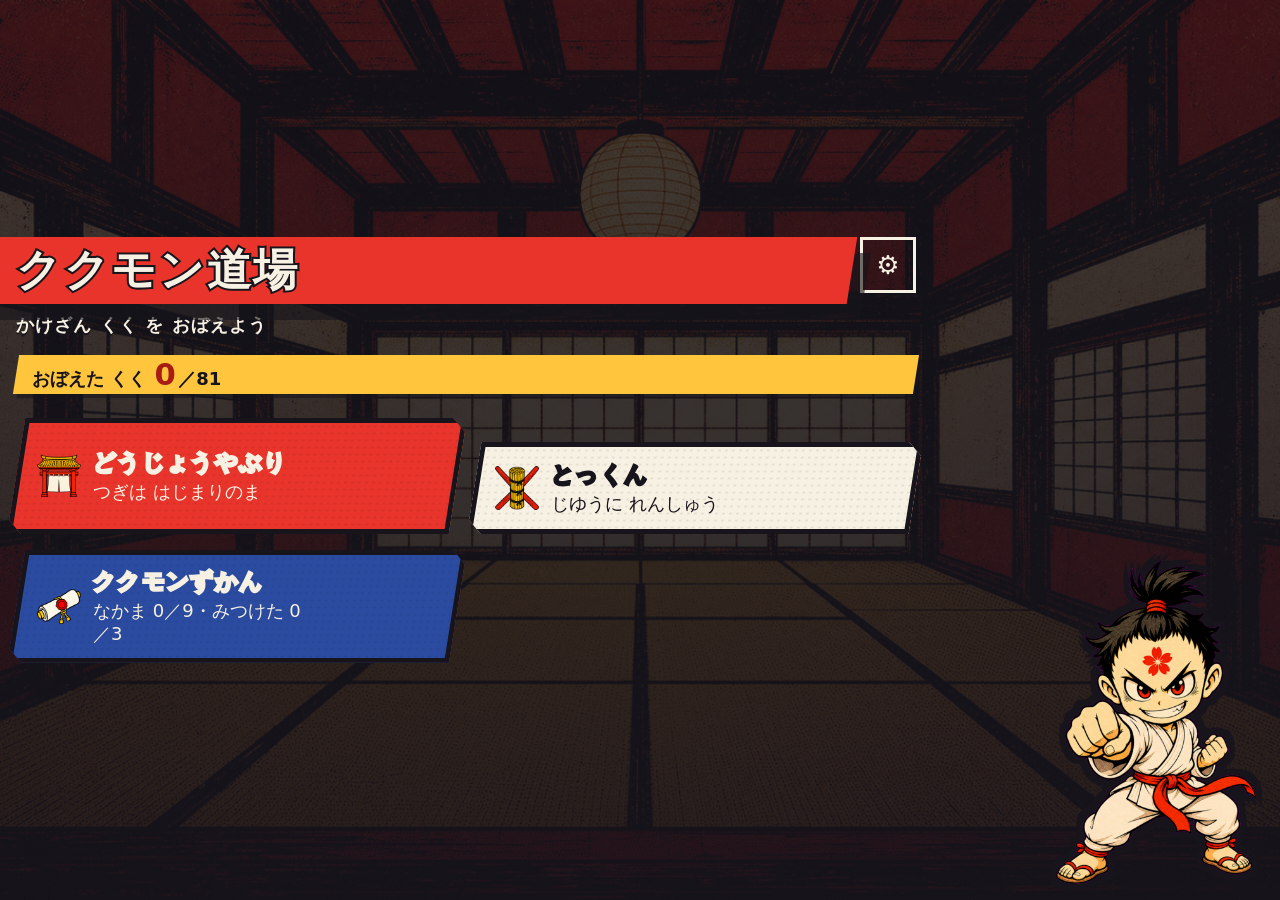
<file: games/kuku/index.html>
<!doctype html>
<html lang="ja">
  <head>
    <meta charset="UTF-8" />
    <meta
      name="viewport"
      content="width=device-width, initial-scale=1, maximum-scale=1, viewport-fit=cover"
    />
    <!-- theme.css の --sumi と同じ色。ここと manifest の theme_color / background_color はそろえる -->
    <meta name="theme-color" content="#17141c" />
    <meta name="description" content="九九をたたかいながらおぼえる、ククモン道場。" />

    <!--
      ホーム画面に入れて遊べるようにする（PWA）。
      パスは "/" 始まりで書く。Vite が base（"./"）に合わせた相対パスへ書き換えるので、
      GitHub Pages のサブディレクトリに置いてもそのまま動く。
    -->
    <link rel="manifest" href="./manifest.webmanifest" />
    <link rel="icon" href="./favicon.ico" sizes="48x48 32x32 16x16" />
    <link rel="icon" href="./icons/icon-192.png" type="image/png" sizes="192x192" />
    <link rel="apple-touch-icon" href="./icons/apple-touch-icon.png" />
    <meta name="mobile-web-app-capable" content="yes" />
    <!-- iOS は古い名前しか見ない端末が残っているので両方書く -->
    <meta name="apple-mobile-web-app-capable" content="yes" />
    <meta name="apple-mobile-web-app-status-bar-style" content="black" />
    <meta name="apple-mobile-web-app-title" content="ククモン" />

    <title>ククモン道場</title>
    <script type="module" crossorigin src="./assets/index-CBCZw6Km.js"></script>
    <link rel="stylesheet" crossorigin href="./assets/index-BNE8tMI-.css">
  </head>
  <body>
    <div id="root"></div>
  </body>
</html>
</file>
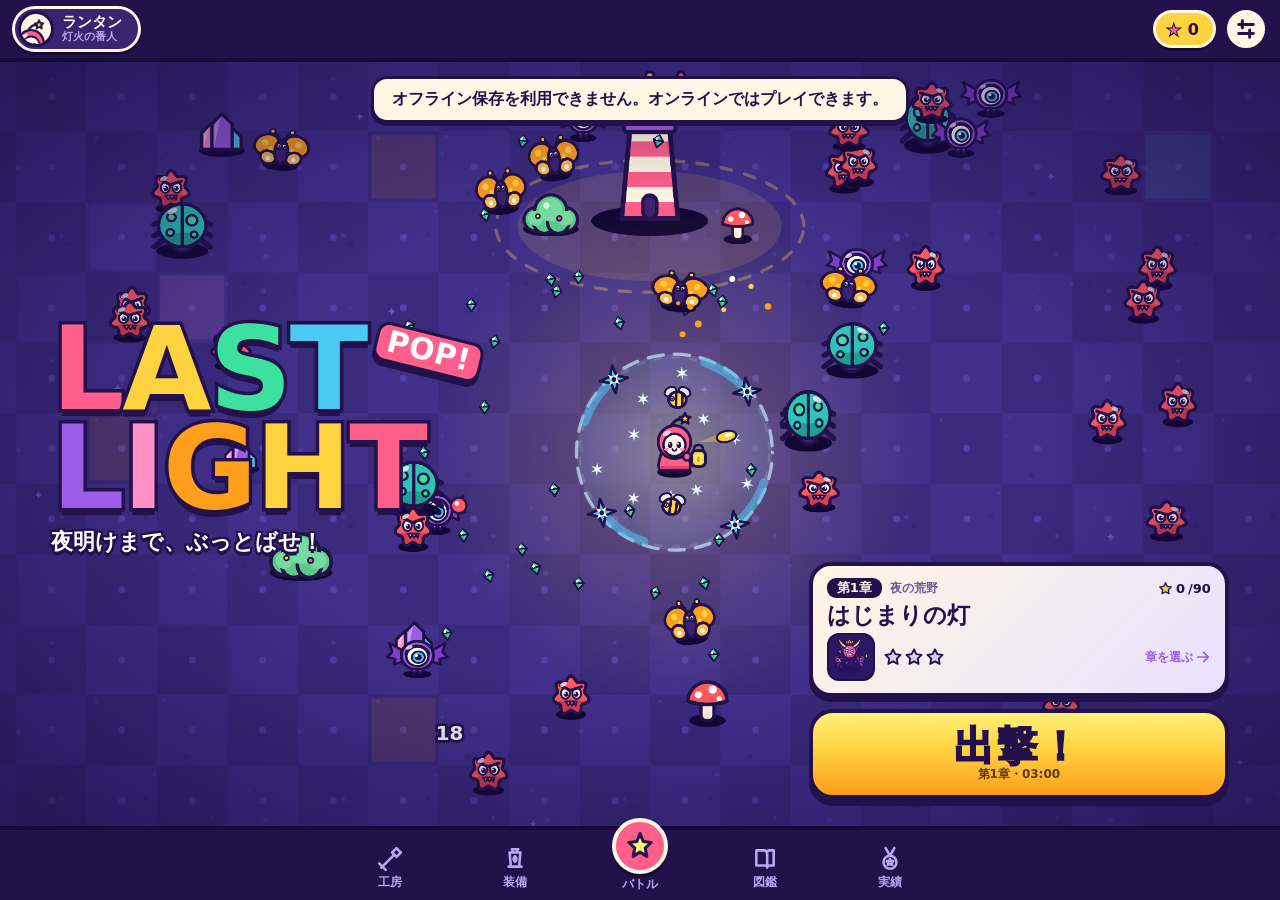
<file: games/last-light-pop/index.html>
<!doctype html>
<html lang="ja">
<head>
  <meta charset="utf-8"><meta name="viewport" content="width=device-width,initial-scale=1,viewport-fit=cover">
  <meta name="theme-color" content="#2b1a63"><meta name="description" content="夜明けまで、ぶっとばせ！ポップな光と138BPMのトランスで駆け抜ける、オフライン対応の2Dサバイバルゲーム。">
  <meta name="apple-mobile-web-app-capable" content="yes"><meta name="apple-mobile-web-app-status-bar-style" content="black-translucent">
  <title>LAST LIGHT POP — 夜明けまでぶっとばせ</title>
  <link rel="icon" href="./assets/icon.svg" type="image/svg+xml"><link rel="apple-touch-icon" href="./assets/icon-192.png"><link rel="manifest" href="./manifest.webmanifest"><link rel="stylesheet" href="./style.css">
</head>
<body>
<svg class="svg-library" xmlns="http://www.w3.org/2000/svg" aria-hidden="true"><defs>
<symbol id="i-light" viewBox="0 0 24 24"><path d="m12 2 2.6 6.4L21 9.2l-4.9 4.4 1.4 6.7L12 16.9l-5.5 3.4 1.4-6.7L3 9.2l6.4-.8Z"/></symbol>
<symbol id="i-bolt" viewBox="0 0 24 24"><path d="m14 2-9 12h6l-1 8 9-12h-6Z"/></symbol>
<symbol id="i-orbit" viewBox="0 0 24 24"><path d="m12 3 2 7 7 2-7 2-2 7-2-7-7-2 7-2Z"/></symbol>
<symbol id="i-arc" viewBox="0 0 24 24"><path d="m2 15 6-7 3 8 4-12 3 11 4-5"/></symbol>
<symbol id="i-frost" viewBox="0 0 24 24"><path d="M12 2v20M3.4 7l17.2 10M3.4 17 20.6 7M8 4l4 4 4-4M8 20l4-4 4 4"/></symbol>
<symbol id="i-drone" viewBox="0 0 24 24"><ellipse cx="12" cy="14" rx="6" ry="5"/><path d="M10 9.5V19M14 9.5V19"/><ellipse cx="7" cy="7" rx="4" ry="2.5" transform="rotate(-25 7 7)"/><ellipse cx="17" cy="7" rx="4" ry="2.5" transform="rotate(25 17 7)"/></symbol>
<symbol id="i-nova" viewBox="0 0 24 24"><path d="m12 2 2 6 6-3-3 6 5 3-6 1 1 6-5-4-5 4 1-6-6-1 5-3-3-6 6 3Z"/></symbol>
<symbol id="i-power" viewBox="0 0 24 24"><circle cx="12" cy="12" r="8"/><circle cx="12" cy="12" r="3.5"/><path d="M12 1v3M12 20v3M1 12h3M20 12h3"/></symbol>
<symbol id="i-dash" viewBox="0 0 24 24"><path d="m4 5 8 7-8 7M12 5l8 7-8 7"/></symbol>
<symbol id="i-magnet" viewBox="0 0 24 24"><path d="M5 3v11a7 7 0 0 0 14 0V3h-5v11a2 2 0 0 1-4 0V3Z"/><path d="M5 8h5M14 8h5"/></symbol>
<symbol id="i-heart" viewBox="0 0 24 24"><path d="M12 21 3.5 12.5a5.7 5.7 0 0 1 8.5-7.6 5.7 5.7 0 0 1 8.5 7.6Z"/></symbol>
<symbol id="i-leaf" viewBox="0 0 24 24"><path d="M5 19C-2 7 11 2 21 3c1 13-5 20-16 16ZM3 22 16 8"/></symbol>
<symbol id="i-home" viewBox="0 0 24 24"><path d="m3 10 9-7 9 7v11h-6v-7H9v7H3Z"/></symbol>
<symbol id="i-help" viewBox="0 0 24 24"><circle cx="12" cy="12" r="9"/><path d="M9 8.5a3 3 0 1 1 5 2.3c-1.5 1-2 1.4-2 3.2M12 17.2v.3"/></symbol>
<symbol id="i-chart" viewBox="0 0 24 24"><path d="M6 21h12M12 17v4M7 4h10v5a5 5 0 0 1-10 0ZM7 6H3v2a3 3 0 0 0 4 3M17 6h4v2a3 3 0 0 1-4 3"/></symbol>
<symbol id="i-settings" viewBox="0 0 24 24"><path d="M4 7h16M4 17h16M8 3v8M16 13v8"/></symbol>
<symbol id="i-sound" viewBox="0 0 24 24"><path d="M3 9h4l5-5v16l-5-5H3ZM16 8a6 6 0 0 1 0 8M19 5a10 10 0 0 1 0 14"/></symbol>
<symbol id="i-mute" viewBox="0 0 24 24"><path d="M3 9h4l5-5v16l-5-5H3ZM16 9l6 6M22 9l-6 6"/></symbol>
<symbol id="i-pause" viewBox="0 0 24 24"><path d="M8 5v14M16 5v14"/></symbol>
<symbol id="i-arrow" viewBox="0 0 24 24"><path d="M4 12h16M13 5l7 7-7 7"/></symbol>
<symbol id="i-close" viewBox="0 0 24 24"><path d="m6 6 12 12M18 6 6 18"/></symbol>
<symbol id="i-install" viewBox="0 0 24 24"><path d="M12 3v12m-5-5 5 5 5-5M4 16v5h16v-5"/></symbol>
<symbol id="i-crown" viewBox="0 0 24 24"><path d="m3 8 4.5 4L12 5l4.5 7L21 8l-2 11H5Z"/></symbol>
<symbol id="i-skull" viewBox="0 0 24 24"><path d="M12 3a8 8 0 0 0-5 14.2V21h10v-3.8A8 8 0 0 0 12 3Z"/><circle cx="9" cy="12" r="1.6"/><circle cx="15" cy="12" r="1.6"/></symbol>
<symbol id="i-chest" viewBox="0 0 24 24"><path d="M3 11h18v9H3ZM3 11a9 6 0 0 1 18 0M10 11v4h4v-4"/></symbol>
<symbol id="i-reroll" viewBox="0 0 24 24"><path d="M20 11a8 8 0 0 0-14-5L4 8M4 4v4h4M4 13a8 8 0 0 0 14 5l2-2M20 20v-4h-4"/></symbol>
<symbol id="i-banish" viewBox="0 0 24 24"><circle cx="12" cy="12" r="9"/><path d="m6 6 12 12"/></symbol>
<symbol id="i-skip" viewBox="0 0 24 24"><path d="m5 5 9 7-9 7ZM18 5v14"/></symbol>
<symbol id="i-revive" viewBox="0 0 24 24"><path d="M12 21 3.5 12.5a5.7 5.7 0 0 1 8.5-7.6 5.7 5.7 0 0 1 8.5 7.6Z"/><path d="M12 9v6M9 12h6"/></symbol>
<symbol id="i-shop" viewBox="0 0 24 24"><path d="m14 6 4-4 4 4-4 4ZM16 8 4 20M2 16l6 6"/></symbol>
<symbol id="i-medal" viewBox="0 0 24 24"><circle cx="12" cy="15" r="6"/><path d="m8 2 4 7 4-7M12 12l1 2h2l-1.5 1.5.5 2-2-1-2 1 .5-2L9 14h2Z"/></symbol>
<symbol id="i-calendar" viewBox="0 0 24 24"><path d="M3 5h18v16H3ZM3 10h18M8 2v5M16 2v5"/><path d="m10 15 2 2 3-4"/></symbol>
<symbol id="i-flame" viewBox="0 0 24 24"><path d="M12 22c-4 0-7-3-7-7 0-5 5-7 5-12 3 2 4 5 4 7 1-1 2-2 2-4 2 2 3 5 3 9 0 4-3 7-7 7Z"/></symbol>
<symbol id="i-boomer" viewBox="0 0 24 24"><path d="M4 20c2-9 7-14 16-16-6 4-9 8-10 16Z"/><circle cx="18" cy="18" r="2"/></symbol>
<symbol id="i-laser" viewBox="0 0 24 24"><path d="M2 12h14M16 7l6 5-6 5Z"/><path d="M5 8h6M5 16h6"/></symbol>
<symbol id="i-mine" viewBox="0 0 24 24"><circle cx="11" cy="14" r="7"/><path d="M15 8l3-3M19 3l1 2 2 1-2 1-1 2-1-2-2-1 2-1Z"/></symbol>
<symbol id="i-rain" viewBox="0 0 24 24"><path d="m7 3 1.5 3 3 .5-2.2 2 .6 3L7 10l-2.9 1.5.6-3-2.2-2 3-.5ZM14 14l6 6M17 11l5 5M11 17l4 4"/></symbol>
<symbol id="i-clover" viewBox="0 0 24 24"><path d="M12 12c-4-5-9-1-5 3 4 4 5-3 5-3Zm0 0c4-5 9-1 5 3-4 4-5-3-5-3Zm0 0c-5-4-1-9 3-5 4 4-3 5-3 5Zm0 0c-5 4-1 9 3 5 4-4-3-5-3-5ZM12 12l-4 10"/></symbol>
<symbol id="i-tempo" viewBox="0 0 24 24"><path d="M8 21h8l-2-17h-4ZM12 15l6-9M7 17h10"/></symbol>
<symbol id="i-infinity" viewBox="0 0 24 24"><path d="M6 8a4 4 0 1 0 0 8c4 0 8-8 12-8a4 4 0 1 1 0 8c-4 0-8-8-12-8Z"/></symbol>
<symbol id="i-user" viewBox="0 0 24 24"><circle cx="12" cy="8" r="4"/><path d="M4 21a8 8 0 0 1 16 0"/></symbol>
<symbol id="i-star" viewBox="0 0 24 24"><path d="M12 2.8l2.8 5.8 6.3.9-4.6 4.4 1.1 6.3L12 17.2l-5.6 3 1.1-6.3L2.9 9.5l6.3-.9Z"/></symbol>
<symbol id="i-lamp" viewBox="0 0 24 24"><path d="M9 3h6M10 3v3M14 3v3M7 6h10l-1.2 13H8.2ZM6 19h12M12 9.5c1.6 1.6 1.6 3.4 0 5-1.6-1.6-1.6-3.4 0-5Z"/></symbol>
<symbol id="i-hood" viewBox="0 0 24 24"><path d="M4.5 20c0-8.5 3.4-16 7.5-16s7.5 7.5 7.5 16ZM8.5 20c0-5 1.6-9 3.5-9s3.5 4 3.5 9"/></symbol>
<symbol id="i-boot" viewBox="0 0 24 24"><path d="M8 3h6v9.5l5 2.4c1.4.7 2 1.8 2 3.1V20H5v-7.5ZM5 16.5h16M8 7h6"/></symbol>
<symbol id="i-charm" viewBox="0 0 24 24"><path d="M12 21c-5-2.8-8-6-8-9.8A4 4 0 0 1 12 9a4 4 0 0 1 8 2.2C20 15 17 18.2 12 21ZM12 3v3M10.5 4.5h3"/></symbol>
<symbol id="i-book" viewBox="0 0 24 24"><path d="M4 4h7a3 3 0 0 1 3 3v13a2 2 0 0 0-2-2H4ZM20 4h-4a3 3 0 0 0-2 1v15a2 2 0 0 1 2-2h4Z"/></symbol>
<symbol id="i-clock" viewBox="0 0 24 24"><circle cx="12" cy="13" r="8"/><path d="M12 9v4l3 2M9 2h6"/></symbol>
</defs></svg>
<div id="vp-probe" aria-hidden="true"></div>
<div class="app-shell">
  <header class="topbar">
    <button class="profile-chip" id="char-button" aria-label="キャラクターとスキンを選ぶ"><span class="avatar"><img id="char-img" alt=""></span><span class="profile-text"><strong id="char-name">ランタン</strong><small id="char-perk">灯火の番人</small></span></button>
    <div class="top-actions">
      <span class="star-chip" title="スター（工房で使えます）"><span aria-hidden="true">★</span><b id="star-count">0</b></span>
      <button class="round-button top-menu" data-dialog="settings" aria-label="設定・遊び方" title="設定・遊び方"><svg><use href="#i-settings"/></svg></button>
    </div>
  </header>
  <main class="main">
    <section class="stage" id="stage" aria-label="ゲームフィールド">
      <canvas id="game-canvas" aria-label="LAST LIGHT POPのゲーム画面。移動はWASD、矢印キー、または画面をドラッグ。"></canvas>
      <div class="scene-vignette" aria-hidden="true"></div>
      <div id="home-screen" class="home-screen">
        <div class="home-title">
          <h1 class="logo" aria-label="LAST LIGHT POP"><span class="logo-row"><b style="--c:var(--coral)">L</b><b style="--c:var(--yellow)">A</b><b style="--c:var(--mint)">S</b><b style="--c:var(--sky)">T</b><span class="logo-badge">POP!</span></span><span class="logo-row"><b style="--c:var(--purple)">L</b><b style="--c:var(--pink)">I</b><b style="--c:var(--orange)">G</b><b style="--c:var(--yellow)">H</b><b style="--c:var(--coral)">T</b></span></h1>
          <p class="tagline">夜明けまで、ぶっとばせ！</p>
        </div>
        <div class="home-events">
          <button id="daily-button" class="event-chip daily"><svg><use href="#i-calendar"/></svg><span><strong>今日のチャレンジ</strong><small id="daily-summary">—</small></span><em id="daily-badge"></em></button>
          <button id="free-button" class="event-chip free"><svg><use href="#i-infinity"/></svg><span><strong>フリープレイ</strong><small>ステージ・作戦・ヒートを選ぶ</small></span></button>
        </div>
        <div class="battle-panel">
          <button id="resume-run" class="resume-run" hidden><svg><use href="#i-arrow"/></svg><span><strong>つづきから</strong><small id="resume-detail"></small></span></button>
          <button id="campaign-button" class="chapter-card" aria-label="キャンペーンの章を選ぶ">
            <span class="chapter-top"><b id="campaign-chapter">第1章</b><span id="campaign-stage">夜の荒野</span><em><svg><use href="#i-star"/></svg><b id="campaign-stars">0</b>/90</em></span>
            <strong id="campaign-name">はじまりの灯</strong>
            <span class="chapter-meta"><span class="chapter-bosses" id="campaign-bosses"></span><span class="cstars" id="campaign-goal"></span><span class="chapter-more">章を選ぶ <svg><use href="#i-arrow"/></svg></span></span>
          </button>
          <button id="start-button" class="battle-button"><span>出撃！</span><small id="start-sub">第1章</small></button>
        </div>
      </div>
      <div id="hud" class="hud" hidden>
        <div class="hud-top">
          <div class="vital-panel">
            <div class="hp-row"><span class="hp-icon"><svg><use href="#i-heart"/></svg></span><div class="health-track"><div id="hp-bar"></div><span id="hp-text">110 / 110</span></div></div>
            <div class="level-line"><span class="level-badge" id="level-text">LV. 01</span><div class="xp-track"><div id="xp-bar"></div></div></div><div class="status-chips" id="status-chips"></div>
          </div>
          <div class="time-panel"><span class="hud-overline" id="mission-label">灯火防衛</span><strong id="time-text">00:00</strong><span id="time-target">/ 06:00</span><span class="hud-chips" id="hud-chips"></span><span id="star-track" class="star-track" hidden></span></div>
          <div class="hud-right"><div class="kill-stat"><svg><use href="#i-skull"/></svg><strong id="kills-text">0</strong></div><button class="round-button pause-button" id="pause-button" aria-label="一時停止" title="一時停止 (Esc / P)"><svg><use href="#i-pause"/></svg></button></div>
        </div>
        <div class="boss-panel" id="boss-panel" hidden><div class="boss-head"><img id="boss-face" alt=""><span id="boss-name">夜の主</span><small id="boss-hp"></small></div><div class="boss-track"><span id="boss-bar"></span></div></div>
        <div class="combo" id="combo" hidden aria-hidden="true"><strong id="combo-count">0</strong><span>COMBO</span><em id="combo-tier"></em><i id="combo-timer"></i></div>
        <div class="hud-bottom">
          <div class="arsenal"><div id="arsenal-slots"></div><div id="support-slots"></div><div id="relic-slots"></div></div>
          <div class="ability-group">
            <button class="ability dash-ability" id="dash-button" aria-label="ダッシュ"><svg><use href="#i-dash"/></svg><span>ダッシュ</span><kbd>SPACE</kbd><small class="cooldown" id="dash-cooldown"></small></button>
            <button class="ability pulse-ability" id="pulse-button" aria-label="パルス"><svg><use href="#i-nova"/></svg><span>パルス</span><kbd>Q</kbd><small class="cooldown" id="pulse-cooldown"></small></button>
          </div>
        </div>
        <div class="movement-hint" id="movement-hint">動いてキラキラを集めよう！ <span>WASD / 矢印 / ドラッグ</span></div>
      </div>
      <div id="joystick" class="joystick" hidden><div id="joystick-knob"></div></div>
      <div class="announcement" id="announcement" role="status" hidden></div>
      <div class="warning-banner" id="warning-banner" hidden aria-hidden="true"><div class="stripe"></div><strong>WARNING!!</strong><span id="warning-text">夜の主が接近中</span><div class="stripe"></div></div>
      <div class="screen-overlay" id="upgrade-screen" hidden><div class="upgrade-wrap"><div class="eyebrow levelup-eyebrow">★ LEVEL UP! ★</div><h2>パワーアップを選ぼう！</h2><div id="upgrade-cards" class="upgrade-cards"></div><div class="upgrade-actions"><button id="reroll-button" class="action-chip" style="--c:var(--sky)"><svg><use href="#i-reroll"/></svg>リロール <b id="reroll-count">1</b><kbd>R</kbd></button><button id="banish-button" class="action-chip" style="--c:var(--orange)" aria-pressed="false"><svg><use href="#i-banish"/></svg>除外 <b id="banish-count">1</b><kbd>X</kbd></button><button id="skip-button" class="action-chip" style="--c:var(--cream)"><svg><use href="#i-skip"/></svg>スキップ <small>HP+20</small><kbd>S</kbd></button></div><span class="overlay-footnote" id="upgrade-footnote">時間は停止中 ・ 数字キー 1 / 2 / 3 でも選べます</span></div></div>
      <div class="screen-overlay chest-screen" id="chest-screen" hidden><div class="chest-wrap"><div class="chest-art" id="chest-art"><div class="chest-lid"></div><div class="chest-body"><i></i></div><div class="chest-rays"></div></div><div class="eyebrow chest-eyebrow" id="chest-eyebrow">TREASURE!</div><h2 id="chest-title">宝箱をゲット！</h2><div class="reels" id="chest-reels"></div><button id="chest-claim" class="primary-button chest-claim" hidden>受け取る <svg><use href="#i-arrow"/></svg></button><span class="overlay-footnote">クリック / Enter で演出をスキップ</span></div></div>
      <div class="screen-overlay relic-screen" id="relic-screen" hidden><div class="upgrade-wrap"><div class="eyebrow relic-eyebrow" id="relic-eyebrow">★ RELIC ★</div><h2 id="relic-title">レリックを1つ選ぼう</h2><div class="curse-note" id="curse-note" hidden></div><div id="relic-cards" class="upgrade-cards"></div><div class="upgrade-actions"><button id="relic-decline" class="action-chip" style="--c:var(--cream)"><svg><use href="#i-skip"/></svg>受け取らない<kbd>Esc</kbd></button></div></div></div>
      <div class="subtitle" id="subtitle" aria-live="polite" hidden><img id="subtitle-face" alt=""><div><b id="subtitle-name"></b><span id="subtitle-text"></span></div></div>
      <div class="coach" id="coach" role="status" hidden><span class="coach-icon"><svg><use href="#i-light"/></svg></span><p id="coach-text"></p><button id="coach-close" aria-label="ヒントを閉じる">OK</button></div>
      <div class="screen-overlay" id="pause-screen" hidden><div class="compact-card pause-card"><span class="eyebrow">PAUSE</span><h2>ひと休み！</h2><p>灯火はちゃんと待っててくれるよ。</p><button id="resume-button" class="primary-button">つづける <svg><use href="#i-arrow"/></svg></button><button class="secondary-button" data-dialog="settings">設定をひらく</button><button id="quit-button" class="text-button">作戦を終了する</button></div></div>
      <div id="ending-screen" class="ending-screen" role="region" aria-labelledby="ending-title" hidden>
        <div class="ending-content"><span class="ending-kicker" id="ending-kicker">MISSION CLEAR</span><h2 id="ending-title" aria-live="polite">夜明け！</h2><p id="ending-copy">最後の灯火を、守り抜いた。</p></div>
        <button id="ending-skip" class="ending-skip">結果を見る <svg aria-hidden="true"><use href="#i-arrow"/></svg></button>
      </div>
      <div class="screen-overlay" id="result-screen" hidden><div class="compact-card result-card"><div class="rank-stamp" id="result-rank">A</div><span class="eyebrow" id="result-eyebrow">NEXT NIGHT</span><h2 id="result-title">次の夜へ！</h2><p id="result-copy">その灯火は、まだあなたの中に。</p><div class="result-stats"><div><small>生存時間</small><strong id="result-time">00:00</strong></div><div><small>撃破数</small><strong id="result-kills">0</strong></div><div><small>レベル</small><strong id="result-level">1</strong></div><div><small>最大コンボ</small><strong id="result-combo">0</strong></div></div><div id="result-build" class="result-build"></div><div id="result-relics" class="result-build"></div><div class="damage-board" id="damage-board"></div><div class="camp-result" id="camp-result" hidden></div><div class="loot-result" id="result-loot" hidden></div><div class="star-earned" id="star-earned"><div class="star-total">★ <b id="star-total">0</b><small id="star-mult"></small></div><ul id="star-lines"></ul></div><div class="unlocks" id="result-unlocks"></div><div class="new-record" id="new-record" hidden>★ NEW RECORD! 自己ベスト更新 ★</div><button id="next-chapter" class="primary-button" hidden>次の章へ <svg><use href="#i-arrow"/></svg></button><button id="retry-button" class="primary-button">もう一回！ <svg><use href="#i-arrow"/></svg></button><button id="result-home" class="secondary-button">ホームへ</button></div></div>
      <div class="pwa-update" id="pwa-update" hidden><span>新しいバージョンがあります</span><button id="update-button">更新</button></div>
      <div class="corner-meta"><span id="performance">CANVAS 2D</span></div>
    </section>
  </main>
  <nav class="tabbar" id="tabbar" aria-label="メニュー">
    <button data-tab="shop"><svg><use href="#i-shop"/></svg><span>工房</span><em id="shop-badge" hidden>!</em></button>
    <button data-tab="gear"><svg><use href="#i-lamp"/></svg><span>装備</span><em id="gear-badge" hidden>!</em></button>
    <button data-tab="home" class="tab-battle" aria-current="page"><span class="tab-orb"><svg><use href="#i-light"/></svg></span><span>バトル</span></button>
    <button data-tab="codex"><svg><use href="#i-book"/></svg><span>図鑑</span></button>
    <button data-tab="achievements"><svg><use href="#i-medal"/></svg><span>実績</span></button>
  </nav>
</div>
<dialog id="app-dialog" aria-labelledby="dialog-title"><div class="dialog-header"><span class="eyebrow" id="dialog-kicker">HOW TO PLAY</span><button class="round-button" id="dialog-close" aria-label="閉じる"><svg><use href="#i-close"/></svg></button></div><div id="dialog-content"></div></dialog>
<div id="toast" class="toast" role="status" hidden></div>
<noscript><div class="noscript">このゲームを遊ぶにはJavaScriptを有効にしてください。</div></noscript>
<script type="module" src="./src/main.js"></script>
</body></html>
</file>
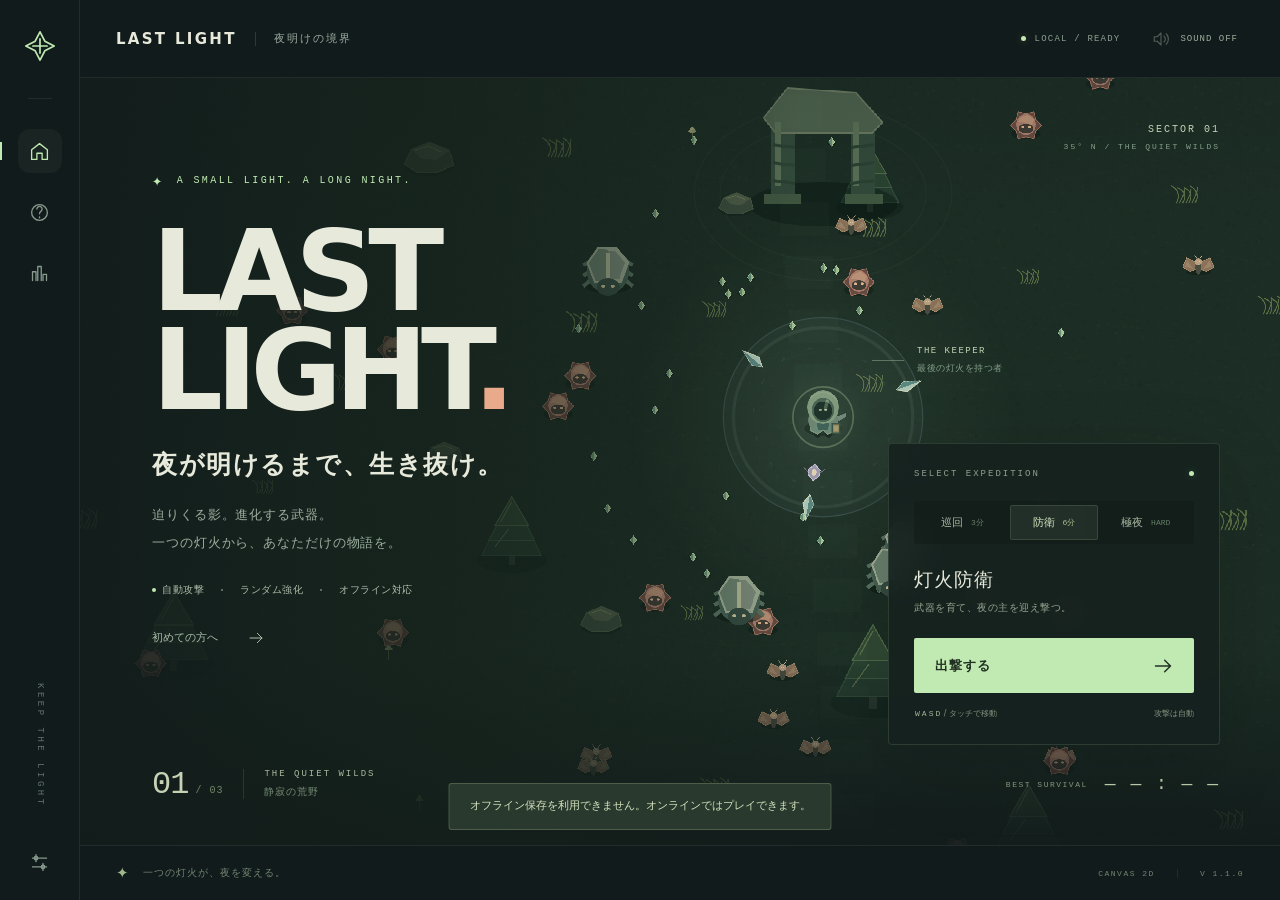
<file: games/last-light/index.html>
<!doctype html>
<html lang="ja">
<head>
  <meta charset="utf-8"><meta name="viewport" content="width=device-width,initial-scale=1,viewport-fit=cover">
  <meta name="theme-color" content="#121b1b"><meta name="description" content="夜が明けるまで、生き抜け。自作の光と音で描く、オフライン対応の2Dサバイバルゲーム。">
  <meta name="apple-mobile-web-app-capable" content="yes"><meta name="apple-mobile-web-app-status-bar-style" content="black-translucent">
  <title>LAST LIGHT — 夜明けの境界</title>
  <link rel="icon" href="./assets/icon.svg" type="image/svg+xml"><link rel="apple-touch-icon" href="./assets/icon-192.png"><link rel="manifest" href="./manifest.webmanifest"><link rel="stylesheet" href="./style.css">
</head>
<body>
<svg class="svg-library" xmlns="http://www.w3.org/2000/svg" aria-hidden="true"><defs>
<symbol id="i-light" viewBox="0 0 24 24"><path d="m12 2 3.4 6.6L22 12l-6.6 3.4L12 22l-3.4-6.6L2 12l6.6-3.4Z"/><path d="M12 7v10M7 12h10"/></symbol>
<symbol id="i-bolt" viewBox="0 0 24 24"><path d="m14 2-9 12h6l-1 8 9-12h-6Z"/></symbol>
<symbol id="i-orbit" viewBox="0 0 24 24"><circle cx="12" cy="12" r="3"/><ellipse cx="12" cy="12" rx="10" ry="5" transform="rotate(-40 12 12)"/><path d="m18 3 3 2-3 2Z"/></symbol>
<symbol id="i-arc" viewBox="0 0 24 24"><path d="m2 15 6-7 3 8 4-12 3 11 4-5"/><circle cx="3" cy="15" r="1"/></symbol>
<symbol id="i-frost" viewBox="0 0 24 24"><path d="M12 2v20M3.4 7l17.2 10M3.4 17 20.6 7M8 4l4 4 4-4M8 20l4-4 4 4M3 11l5-1-1-5M21 13l-5 1 1 5"/></symbol>
<symbol id="i-drone" viewBox="0 0 24 24"><path d="m12 7 5 5-5 5-5-5Z"/><path d="M3 3l4 4M17 17l4 4M3 21l4-4M17 7l4-4"/><circle cx="4" cy="4" r="2"/><circle cx="20" cy="20" r="2"/><circle cx="4" cy="20" r="2"/><circle cx="20" cy="4" r="2"/></symbol>
<symbol id="i-nova" viewBox="0 0 24 24"><path d="m12 2 2 6 6-3-3 6 5 3-6 1 1 6-5-4-5 4 1-6-6-1 5-3-3-6 6 3Z"/></symbol>
<symbol id="i-power" viewBox="0 0 24 24"><circle cx="12" cy="12" r="8"/><circle cx="12" cy="12" r="4"/><path d="M12 1v3M12 20v3M1 12h3M20 12h3"/></symbol>
<symbol id="i-dash" viewBox="0 0 24 24"><path d="m4 5 8 7-8 7M12 5l8 7-8 7"/></symbol>
<symbol id="i-magnet" viewBox="0 0 24 24"><path d="M5 3v11a7 7 0 0 0 14 0V3h-5v11a2 2 0 0 1-4 0V3Z"/><path d="M5 8h5M14 8h5"/></symbol>
<symbol id="i-heart" viewBox="0 0 24 24"><path d="M12 21 3.5 12.5a5.7 5.7 0 0 1 8.5-7.6 5.7 5.7 0 0 1 8.5 7.6Z"/></symbol>
<symbol id="i-leaf" viewBox="0 0 24 24"><path d="M5 19C-2 7 11 2 21 3c1 13-5 20-16 16ZM3 22 16 8"/></symbol>
<symbol id="i-home" viewBox="0 0 24 24"><path d="m3 10 9-7 9 7v11h-6v-7H9v7H3Z"/></symbol>
<symbol id="i-help" viewBox="0 0 24 24"><circle cx="12" cy="12" r="9"/><path d="M9 8a3 3 0 1 1 5 2.3c-1.5 1-2 1.2-2 3.2M12 17v1"/></symbol>
<symbol id="i-chart" viewBox="0 0 24 24"><path d="M4 20V10h4v10M10 20V4h4v16M16 20v-7h4v7"/></symbol>
<symbol id="i-settings" viewBox="0 0 24 24"><path d="M4 7h16M4 17h16M8 3v8M16 13v8"/><circle cx="8" cy="7" r="2"/><circle cx="16" cy="17" r="2"/></symbol>
<symbol id="i-sound" viewBox="0 0 24 24"><path d="M3 9h4l5-5v16l-5-5H3ZM16 8a6 6 0 0 1 0 8M19 5a10 10 0 0 1 0 14"/></symbol>
<symbol id="i-pause" viewBox="0 0 24 24"><path d="M8 4v16M16 4v16"/></symbol>
<symbol id="i-arrow" viewBox="0 0 24 24"><path d="M3 12h18M14 5l7 7-7 7"/></symbol>
<symbol id="i-close" viewBox="0 0 24 24"><path d="m6 6 12 12M18 6 6 18"/></symbol>
<symbol id="i-install" viewBox="0 0 24 24"><path d="M12 3v12m-5-5 5 5 5-5M4 16v5h16v-5"/></symbol>
</defs></svg>
<div class="app-shell">
  <aside class="rail" aria-label="ナビゲーション">
    <a class="brand-mark" href="./" aria-label="LAST LIGHT ホーム"><svg><use href="#i-light"/></svg></a>
    <div class="rail-line"></div>
    <nav><button class="rail-button active" id="nav-home" aria-label="ホーム" title="ホーム"><svg><use href="#i-home"/></svg></button><button class="rail-button" data-dialog="help" aria-label="遊び方" title="遊び方"><svg><use href="#i-help"/></svg></button><button class="rail-button" data-dialog="records" aria-label="戦績" title="戦績"><svg><use href="#i-chart"/></svg></button></nav>
    <div class="rail-bottom"><span class="rail-word">KEEP THE LIGHT</span><button class="rail-button" data-dialog="settings" aria-label="設定" title="設定"><svg><use href="#i-settings"/></svg></button></div>
  </aside>
  <main class="main">
    <header class="topbar"><div class="wordmark">LAST LIGHT<span class="wordmark-divider"></span><span class="wordmark-jp">夜明けの境界</span></div><div class="top-actions"><span class="connection" id="connection"><i></i><span>LOCAL / READY</span></span><button class="icon-button sound-toggle" aria-label="音を切り替える" title="音を切り替える"><svg><use href="#i-sound"/></svg><span class="sound-label">SOUND OFF</span></button><button class="icon-button mobile-settings" data-dialog="settings" aria-label="設定"><svg><use href="#i-settings"/></svg></button></div></header>
    <section class="stage" id="stage" aria-label="ゲームフィールド">
      <canvas id="game-canvas" aria-label="夜明けの境界のゲーム画面。移動はWASD、矢印キー、または画面をドラッグ。"></canvas>
      <div class="scene-vignette"></div>
      <div id="home-screen" class="home-screen">
        <div class="hero"><div class="eyebrow"><span class="small-star">✦</span> A SMALL LIGHT. A LONG NIGHT.</div><h1>LAST<br><span>LIGHT</span><span class="title-dot">.</span></h1><h2>夜が明けるまで、生き抜け。</h2><p class="hero-copy">迫りくる影。進化する武器。<br>一つの灯火から、あなただけの物語を。</p><div class="hero-tags"><span><i></i> 自動攻撃</span><span>ランダム強化</span><span>オフライン対応</span></div><button class="text-button hero-help" data-dialog="help">初めての方へ <svg><use href="#i-arrow"/></svg></button></div>
        <div class="field-coordinate"><span>SECTOR 01</span><span>35° N / THE QUIET WILDS</span></div>
        <div class="scene-label"><span class="label-line"></span><div><span>THE KEEPER</span><small>最後の灯火を持つ者</small></div></div>
        <div class="mission-card"><div class="card-kicker"><span>SELECT EXPEDITION</span><span class="tiny-dot"></span></div><div class="mode-tabs" role="group" aria-label="作戦を選択"><button data-mode="patrol" aria-pressed="false">巡回 <small>3分</small></button><button data-mode="guard" class="selected" aria-pressed="true">防衛 <small>6分</small></button><button data-mode="eclipse" aria-pressed="false">極夜 <small>HARD</small></button></div><div class="mission-text"><h3 id="mode-title">灯火防衛</h3><p id="mode-description">武器を育て、夜の主を迎え撃つ。</p></div><button id="start-button" class="primary-button"><span>出撃する</span><svg><use href="#i-arrow"/></svg></button><div class="mission-foot"><span><kbd>W</kbd><kbd>A</kbd><kbd>S</kbd><kbd>D</kbd> / タッチで移動</span><span>攻撃は自動</span></div></div>
        <div class="home-bottom"><div class="sector-number">01<span>/ 03</span></div><div class="sector-caption"><span>THE QUIET WILDS</span><small>静寂の荒野</small></div><div class="best-record"><small>BEST SURVIVAL</small><span id="home-best">— — : — —</span></div></div>
      </div>
      <div id="hud" class="hud" hidden>
        <div class="hud-top"><div class="vital-panel"><div class="hud-label"><span><svg><use href="#i-heart"/></svg> VITAL</span><span id="hp-text">110 / 110</span></div><div class="health-track"><div id="hp-bar"></div></div><div class="level-line"><span id="level-text">LV. 01</span><div class="xp-track"><div id="xp-bar"></div></div></div></div><div class="time-panel"><span class="hud-overline" id="mission-label">灯火防衛</span><strong id="time-text">00:00</strong><span id="time-target">/ 06:00</span></div><div class="hud-right"><div class="kill-stat"><small>ELIMINATED</small><strong id="kills-text">0</strong></div><button class="icon-button pause-button" id="pause-button" aria-label="一時停止" title="一時停止 (Esc / P)"><svg><use href="#i-pause"/></svg></button></div></div>
        <div class="boss-panel" id="boss-panel" hidden><div><span id="boss-name">夜の主</span><small id="boss-hp"></small></div><div class="boss-track"><span id="boss-bar"></span></div></div>
        <div class="hud-bottom"><div class="arsenal"><span class="hud-overline">ARSENAL</span><div id="arsenal-slots"></div></div><div class="ability-group"><button class="ability" id="dash-button" aria-label="ダッシュ"><svg><use href="#i-dash"/></svg><span>ダッシュ</span><kbd>SPACE</kbd><small class="cooldown" id="dash-cooldown"></small></button><button class="ability pulse-ability" id="pulse-button" aria-label="パルス"><svg><use href="#i-nova"/></svg><span>パルス</span><kbd>Q</kbd><small class="cooldown" id="pulse-cooldown"></small></button></div></div>
        <div class="movement-hint" id="movement-hint">移動して光の欠片を集めよう <span>WASD / 矢印 / ドラッグ</span></div>
      </div>
      <div id="joystick" class="joystick" hidden><div id="joystick-knob"></div></div>
      <div class="announcement" id="announcement" role="status" hidden></div>
      <div class="screen-overlay" id="upgrade-screen" hidden><div class="upgrade-wrap"><div class="eyebrow">A LITTLE BRIGHTER</div><h2>灯火を、育てる。</h2><p class="overlay-copy">次の力を一つ選択。組み合わせが、この夜を変える。</p><div id="upgrade-cards" class="upgrade-cards"></div><span class="overlay-footnote">時間は停止中 <span>·</span> 数字キー 1 / 2 / 3 でも選択できます</span></div></div>
      <div class="screen-overlay" id="pause-screen" hidden><div class="compact-card pause-card"><span class="eyebrow">TAKE A BREATH</span><h2>灯火は、消えない。</h2><p>ひと息ついて、また歩き出そう。</p><button id="resume-button" class="primary-button">続ける <svg><use href="#i-arrow"/></svg></button><button class="secondary-button" data-dialog="settings">設定を開く</button><button id="quit-button" class="text-button">作戦を終了する</button></div></div>
      <div class="screen-overlay" id="result-screen" hidden><div class="compact-card result-card"><div class="result-emblem"><svg><use href="#i-light"/></svg></div><span class="eyebrow" id="result-eyebrow">THE LIGHT WILL RETURN</span><h2 id="result-title">次の夜へ。</h2><p id="result-copy">その灯火は、まだあなたの中に。</p><div class="result-stats"><div><small>生存時間</small><strong id="result-time">00:00</strong></div><div><small>撃破数</small><strong id="result-kills">0</strong></div><div><small>到達レベル</small><strong id="result-level">1</strong></div></div><div id="result-build" class="result-build"></div><div class="new-record" id="new-record" hidden>✦ NEW BEST — 自己ベスト更新</div><button id="retry-button" class="primary-button">もう一度、出撃 <svg><use href="#i-arrow"/></svg></button><button id="result-home" class="secondary-button">ホームへ</button></div></div>
      <div class="pwa-update" id="pwa-update" hidden><span>新しいバージョンが利用できます</span><button id="update-button">更新</button></div>
    </section>
    <footer class="footer"><div><span class="footer-star">✦</span><span>一つの灯火が、夜を変える。</span></div><div class="footer-meta"><button class="text-button" id="install-button" hidden><svg><use href="#i-install"/></svg> アプリをインストール</button><span id="performance">CANVAS 2D</span><span class="version">V 1.1.0</span></div></footer>
  </main>
</div>
<dialog id="app-dialog" aria-labelledby="dialog-title"><div class="dialog-header"><span class="eyebrow" id="dialog-kicker">FIELD MANUAL</span><button class="icon-button" id="dialog-close" aria-label="閉じる"><svg><use href="#i-close"/></svg></button></div><div id="dialog-content"></div></dialog>
<div id="toast" class="toast" role="status" hidden></div>
<noscript><div class="noscript">このゲームを遊ぶにはJavaScriptを有効にしてください。</div></noscript>
<script type="module" src="./src/main.js"></script>
</body></html>
</file>
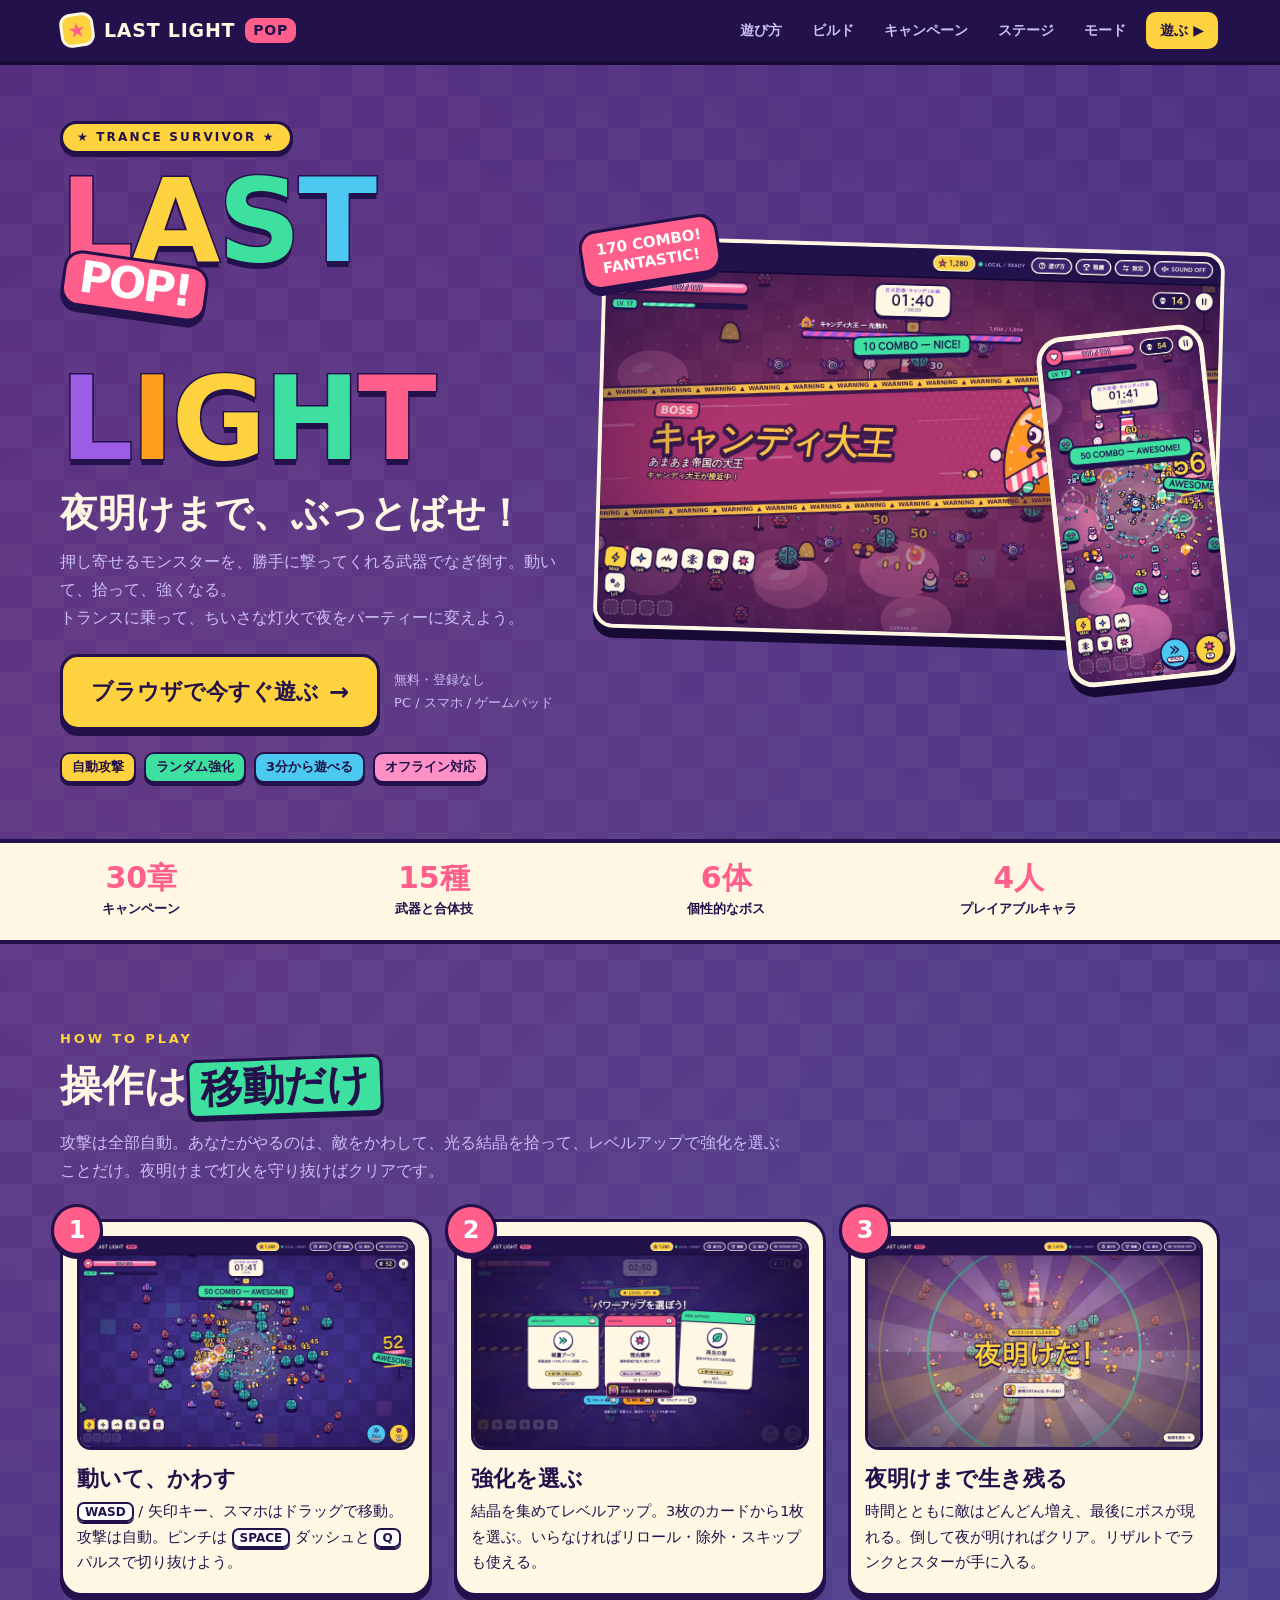
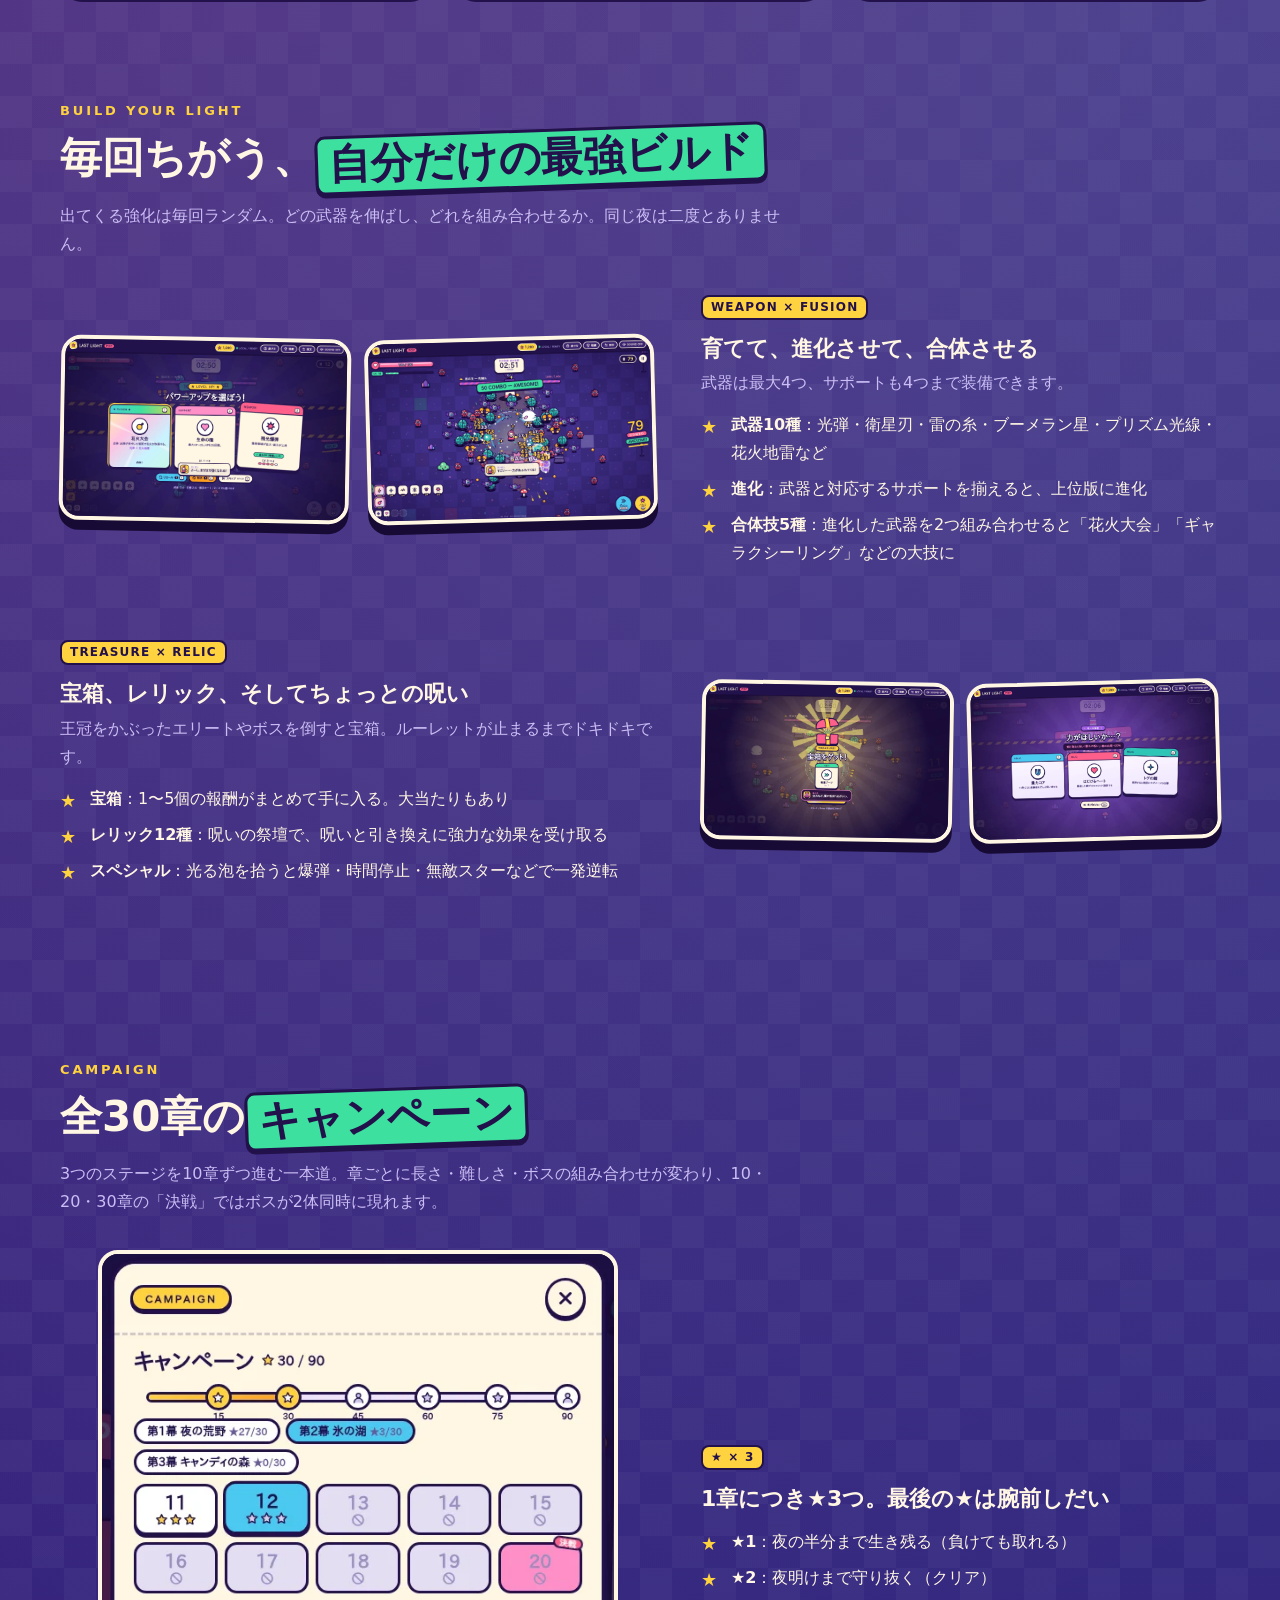
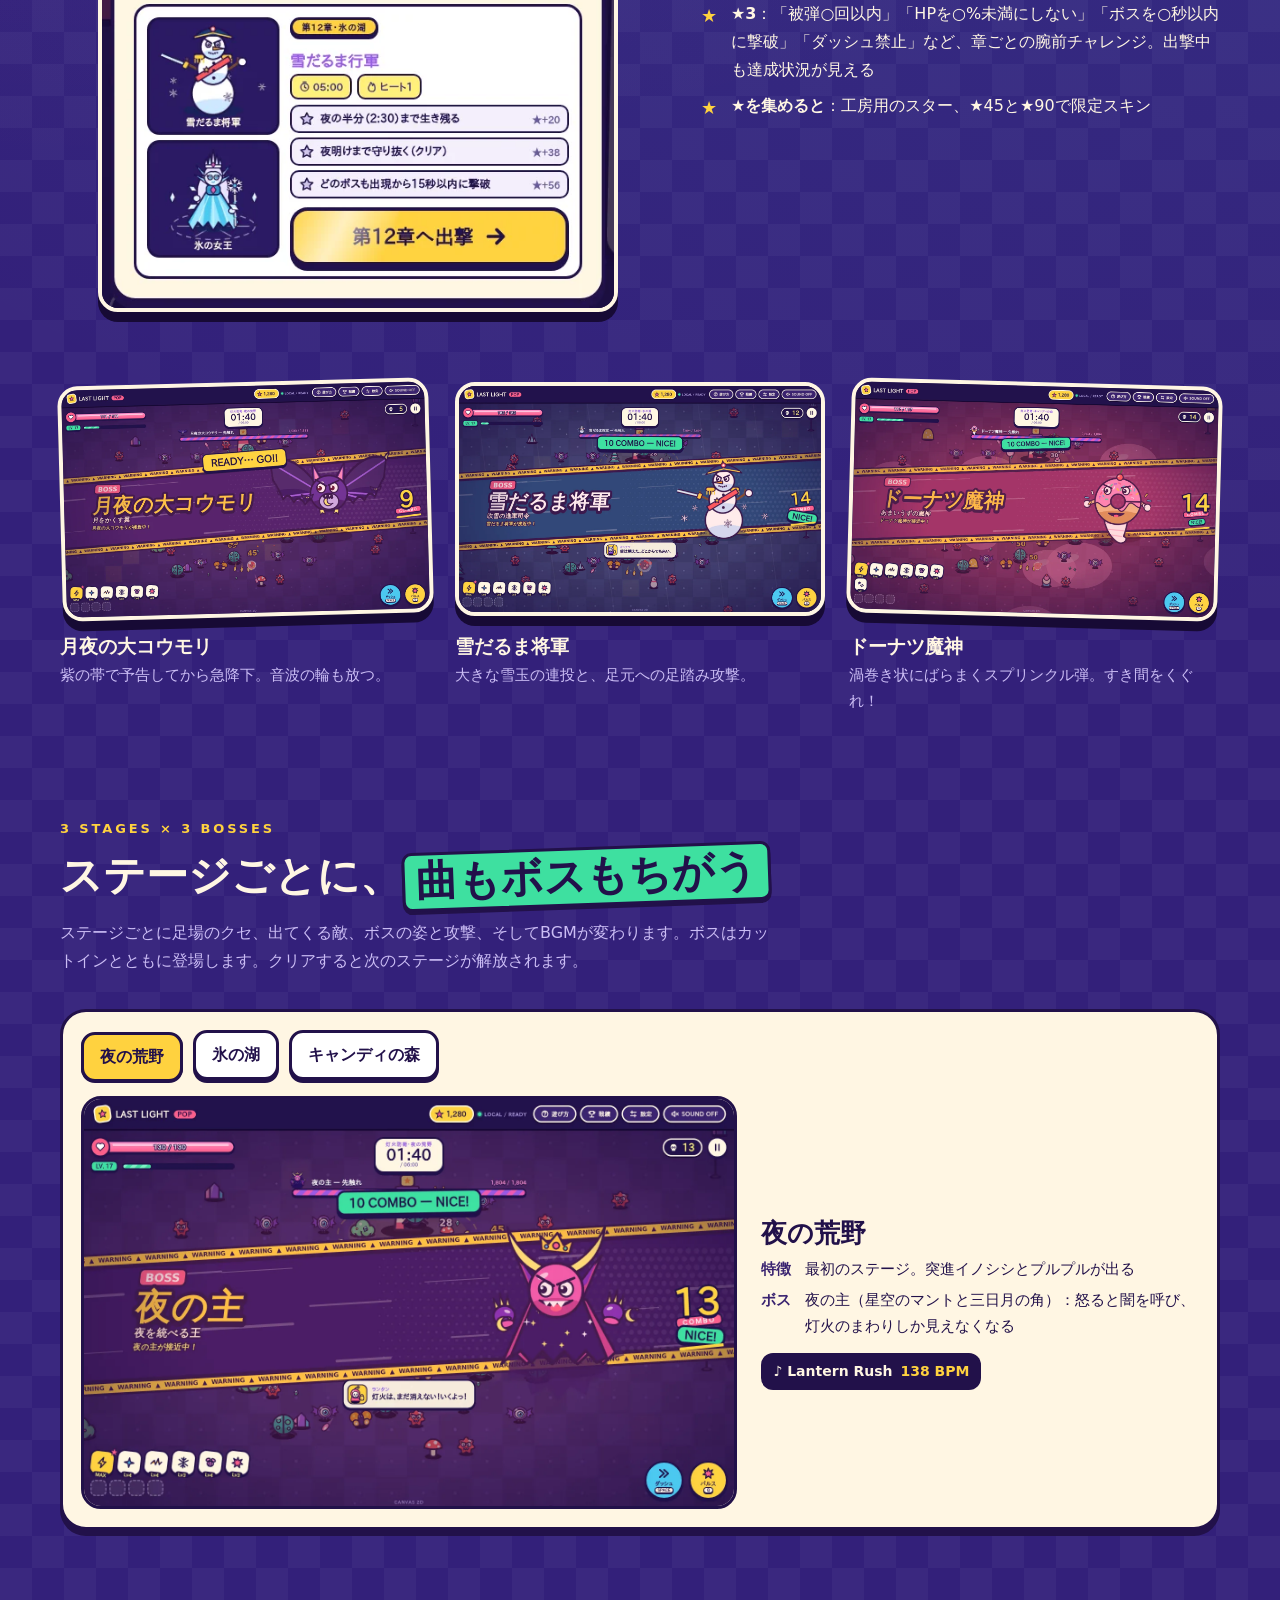
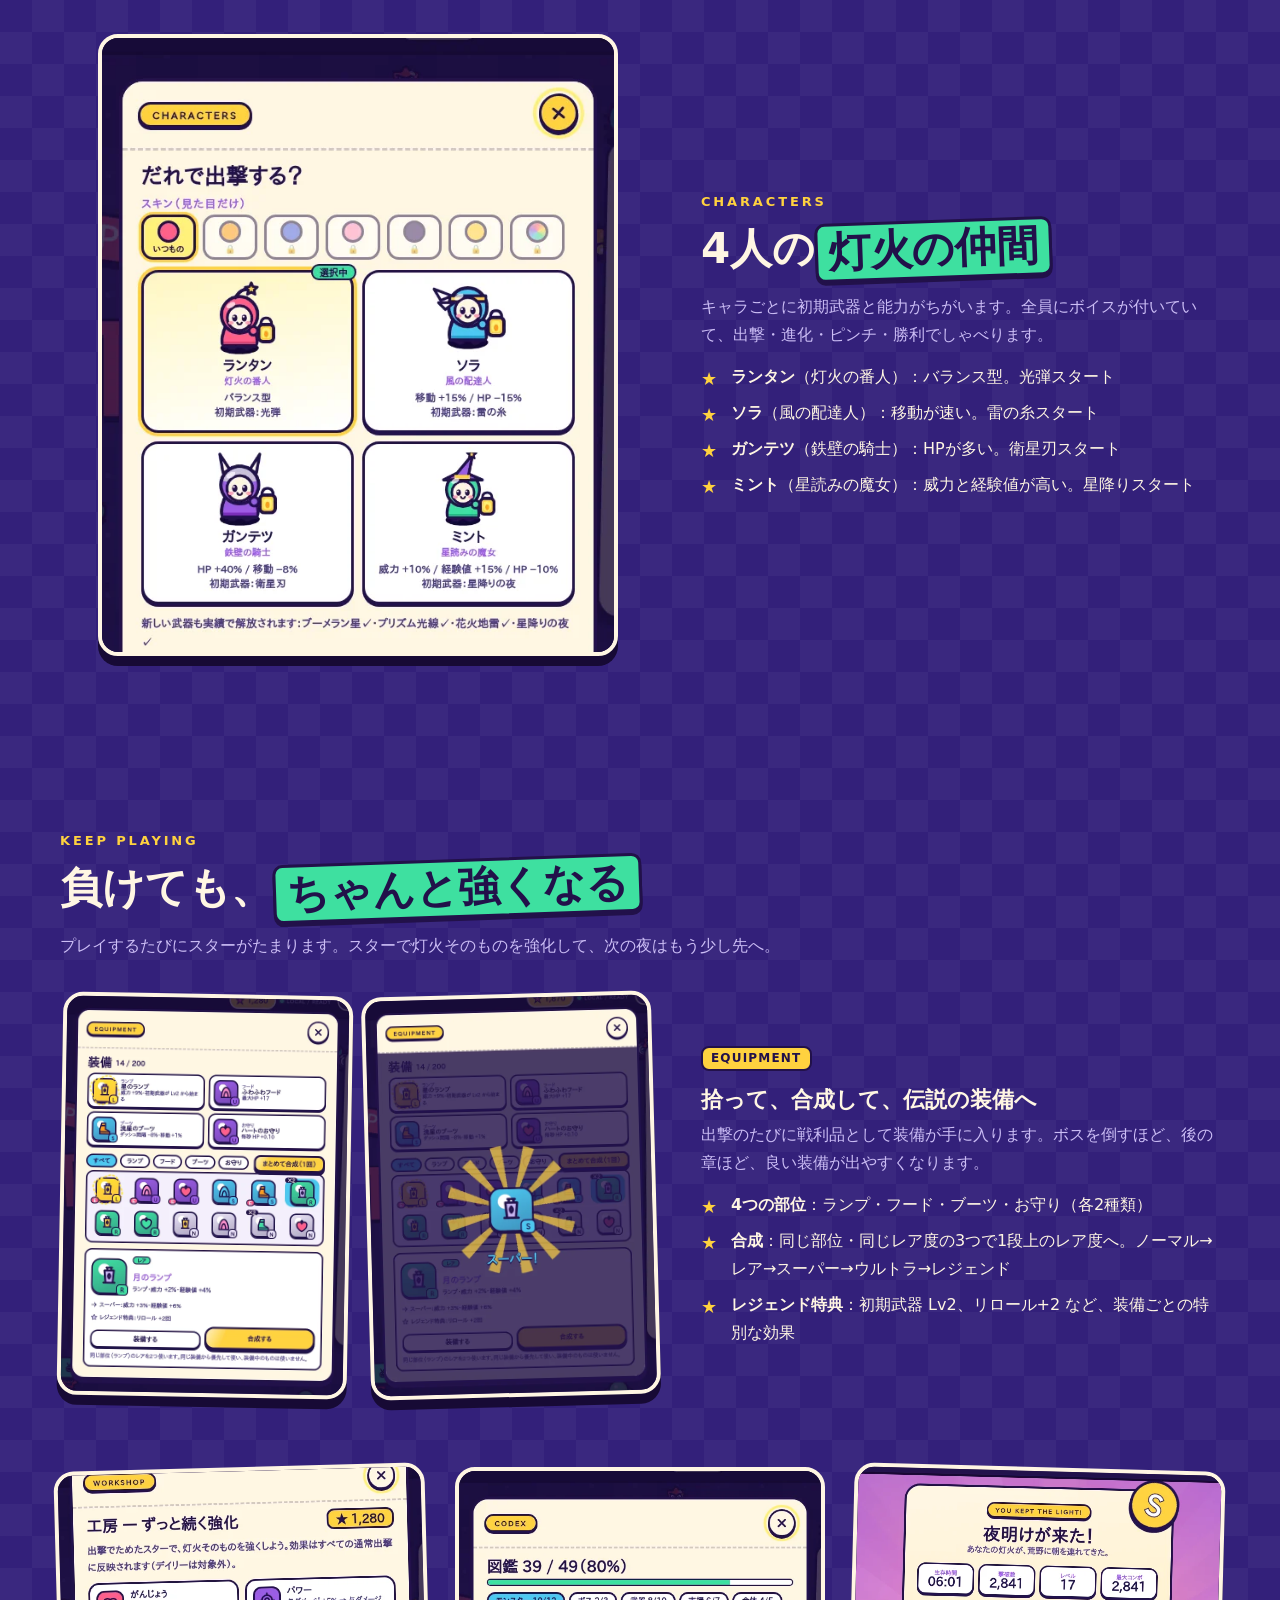
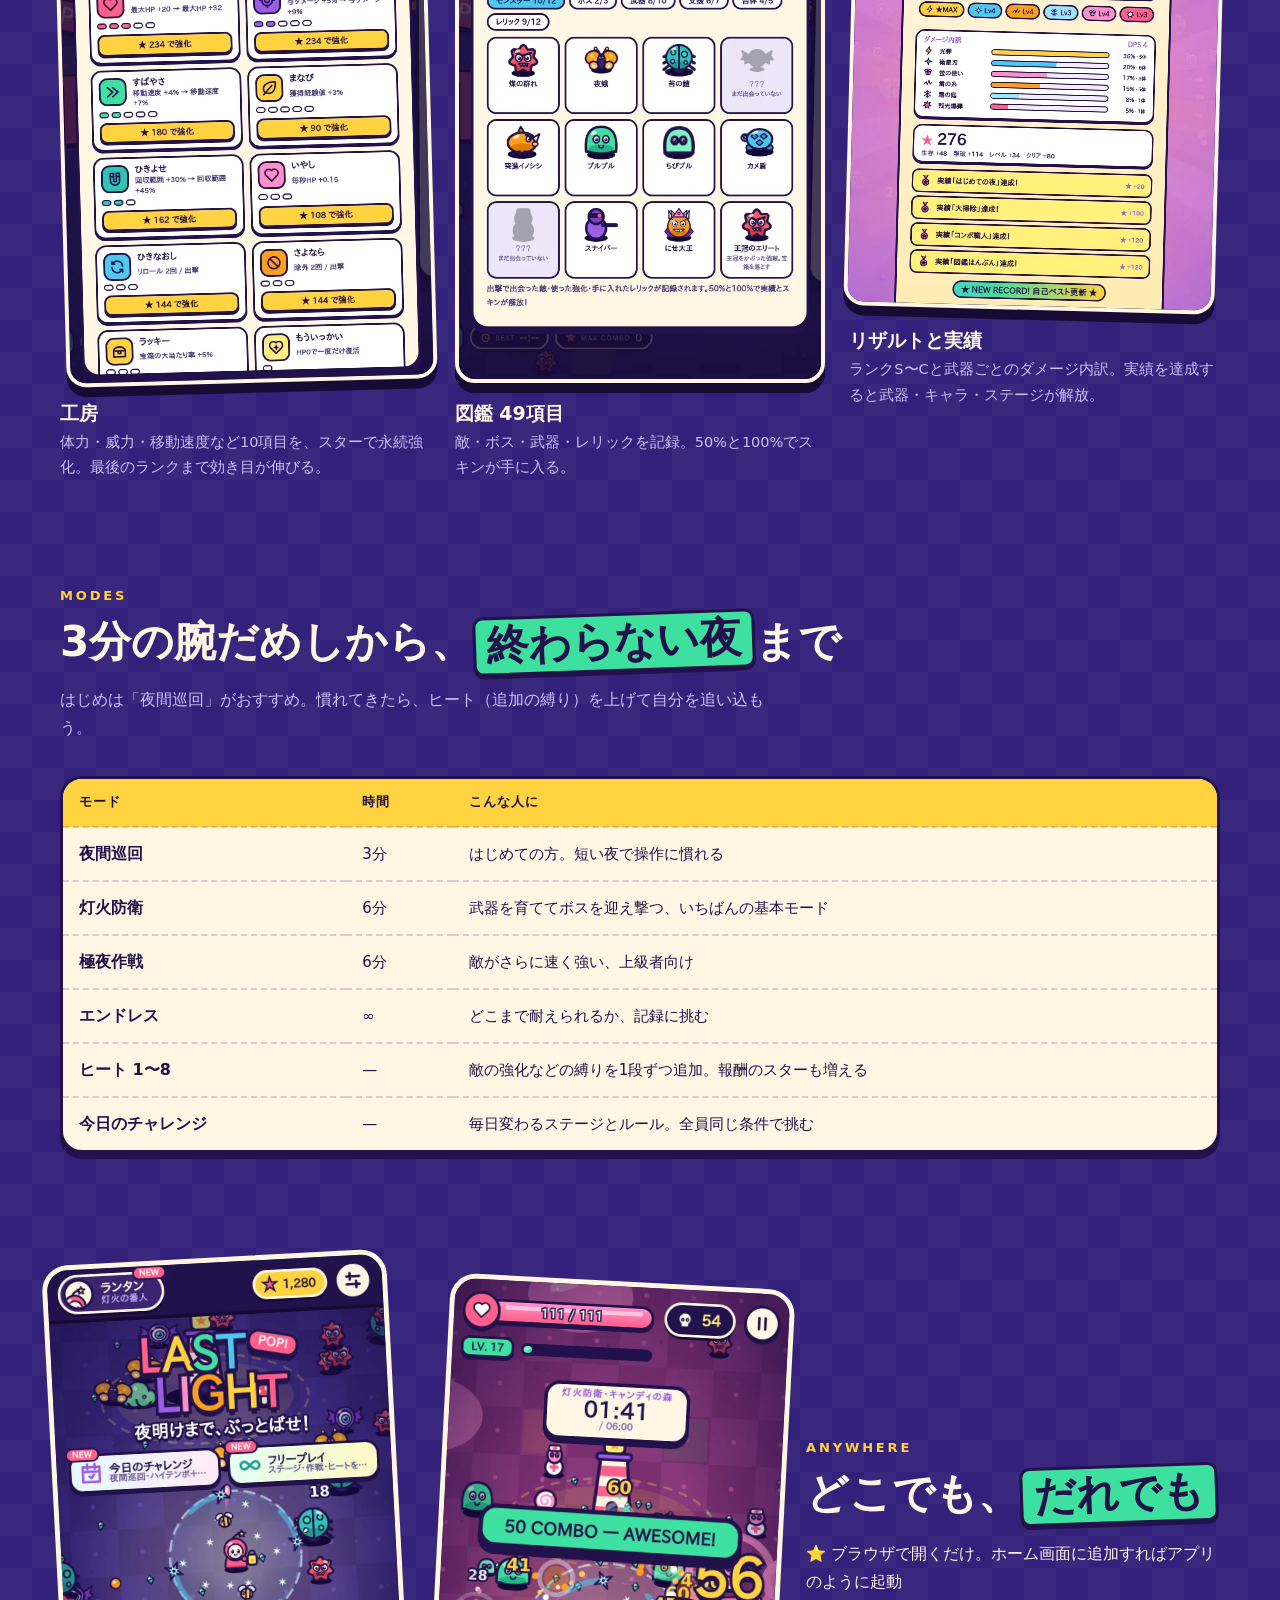
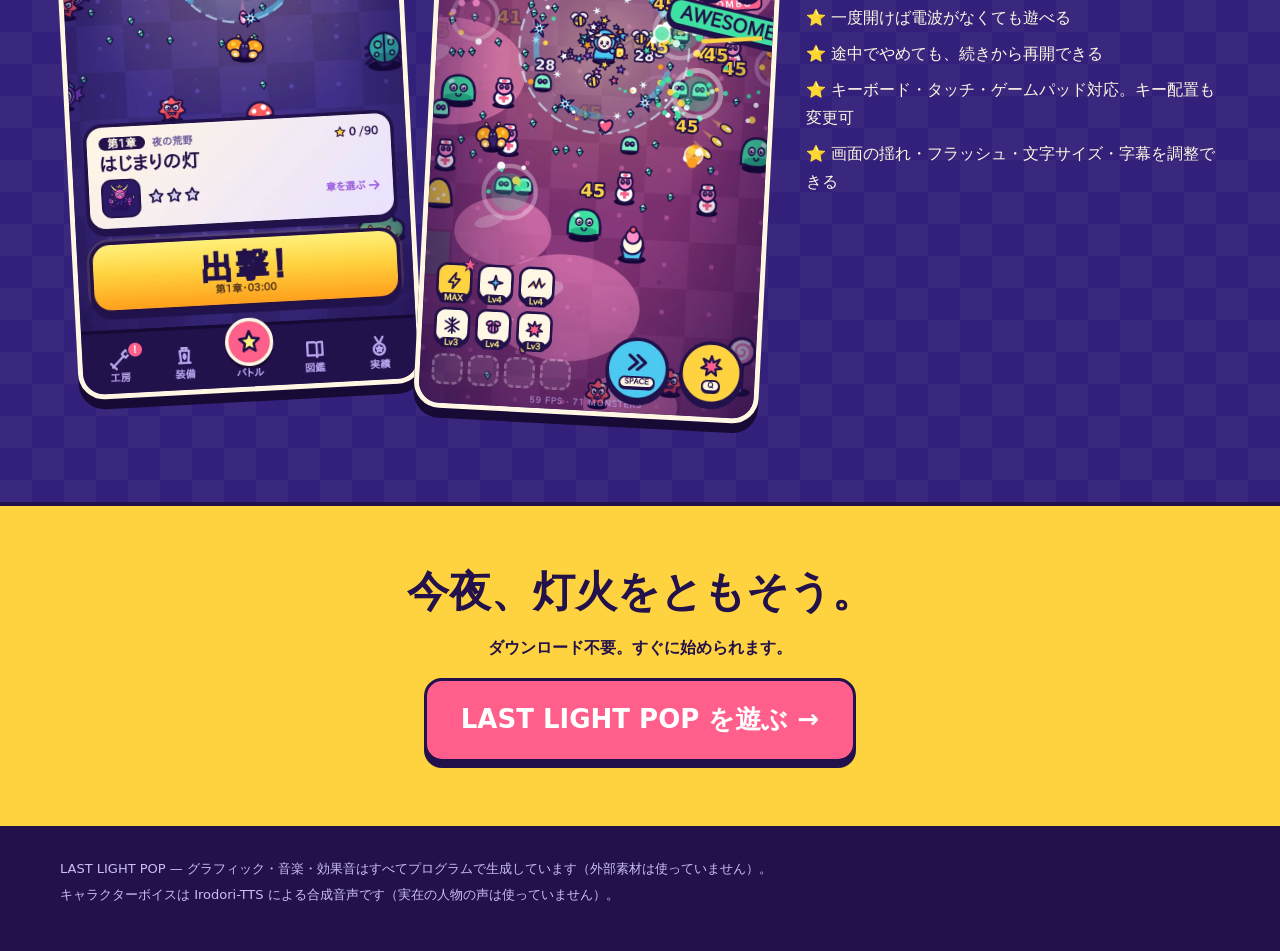
<file: games/last-light-pop/lp/index.html>
<!doctype html>
<html lang="ja">
<head>
<meta charset="utf-8">
<meta name="viewport" content="width=device-width, initial-scale=1, viewport-fit=cover">
<title>LAST LIGHT POP</title>
<meta name="description" content="夜明けまで、ぶっとばせ！押し寄せるモンスターを自動攻撃でなぎ倒す、ポップなトランス・サバイバー。ブラウザで無料・インストール不要。">
<meta name="theme-color" content="#2b1a63">
<meta property="og:title" content="LAST LIGHT POP — 夜明けまで、ぶっとばせ！">
<meta property="og:description" content="ポップな光とトランスで駆け抜ける2Dサバイバー。ブラウザで今すぐ遊べます。">
<meta property="og:type" content="website">
<meta property="og:image" content="img/boss-candy.webp">
<link rel="icon" href="../assets/icon.svg" type="image/svg+xml">
<style>
:root {
  --ink: #22114a; --ink-soft: #3a2370; --night: #2b1a63; --night-2: #3a2a7c; --cream: #fff6e3; --white: #fff;
  --coral: #ff5f8a; --orange: #ff9f1c; --yellow: #ffd23f; --lemon: #fff07a; --mint: #3ee0a0;
  --teal: #2ec4b6; --sky: #4cc9f0; --purple: #9b5de5; --magenta: #f15bb5; --pink: #ff8fc7;
  --muted: #cbbdf5; --bg: var(--night); --card: var(--cream); --card-ink: var(--ink);
  --font: "M PLUS Rounded 1c", "Hiragino Maru Gothic ProN", "Hiragino Sans", "BIZ UDPGothic", "Noto Sans CJK JP", "Noto Sans JP", "Meiryo", system-ui, sans-serif;
  --num: "Arial Rounded MT Bold", "Nunito", "Segoe UI", "Noto Sans CJK JP", var(--font);
  --pop: 0 6px 0 var(--ink); --pop-sm: 0 3px 0 var(--ink); --border: 3px solid var(--ink);
  color-scheme: dark;
}
/* The game itself is a night-time palette; the page keeps it in both schemes so screenshots sit on matching ground. */
@media (prefers-color-scheme: light) { :root:not([data-theme="dark"]) { --bg: #33207a; } }
:root[data-theme="light"] { --bg: #33207a; }
:root[data-theme="dark"] { --bg: var(--night); }
* { box-sizing: border-box; }
html { scroll-behavior: smooth; }
html, body { overflow-x: clip; }
body { margin: 0; background: var(--bg); color: var(--cream); font-family: var(--font); line-height: 1.75; -webkit-font-smoothing: antialiased; overflow-x: hidden;
  background-image: radial-gradient(circle at 12% 8%, rgba(255,95,138,.22), transparent 32%), radial-gradient(circle at 88% 18%, rgba(76,201,240,.18), transparent 30%),
    linear-gradient(45deg, rgba(255,255,255,.035) 25%, transparent 25%, transparent 75%, rgba(255,255,255,.035) 75%), linear-gradient(45deg, rgba(255,255,255,.035) 25%, transparent 25%, transparent 75%, rgba(255,255,255,.035) 75%);
  background-size: auto, auto, 64px 64px, 64px 64px; background-position: 0 0, 0 0, 0 0, 32px 32px; }
img { max-width: 100%; height: auto; display: block; }
a { color: inherit; }
:focus-visible { outline: 4px solid var(--lemon); outline-offset: 3px; border-radius: 8px; }
.wrap { width: min(1160px, 100% - 32px); margin-inline: auto; }

/* Header */
.top { position: sticky; top: 0; z-index: 20; background: var(--ink); border-bottom: 4px solid #170a35; }
.top .wrap { display: flex; align-items: center; justify-content: space-between; gap: 12px; padding: 10px 0; }
.brand { display: flex; align-items: center; gap: 10px; text-decoration: none; font-family: var(--num); font-weight: 900; font-size: 19px; letter-spacing: .04em; }
.brand i { display: grid; place-items: center; width: 34px; height: 34px; border-radius: 11px; background: var(--yellow); border: 3px solid var(--cream); transform: rotate(-8deg); font-style: normal; color: var(--coral); font-size: 20px; line-height: 1; }
.brand b { color: var(--ink); background: var(--coral); padding: 0 8px 1px; border-radius: 9px; font-size: 14px; }
.top nav { display: flex; gap: 6px; align-items: center; }
.top nav a.link { text-decoration: none; font-weight: 800; font-size: 14px; padding: 6px 12px; border-radius: 99px; color: var(--muted); }
.top nav a.link:hover { color: var(--cream); background: var(--ink-soft); }
@media (max-width: 760px) { .top nav a.link { display: none; } }

/* Buttons */
.btn { display: inline-flex; align-items: center; gap: 10px; text-decoration: none; font-weight: 900; border: var(--border); border-radius: 18px; box-shadow: var(--pop); transition: transform .15s, box-shadow .15s; white-space: nowrap; }
.btn:hover { transform: translateY(-2px); box-shadow: 0 8px 0 var(--ink); }
.btn:active { transform: translateY(4px); box-shadow: 0 2px 0 var(--ink); }
.btn-play { background: var(--yellow); color: var(--ink); font-size: 22px; padding: 14px 28px; }
.btn-play span.arrow { font-size: 24px; }
.btn-sm { background: var(--yellow); color: var(--ink); font-size: 14px; padding: 6px 14px; border-radius: 12px; box-shadow: var(--pop-sm); border-width: 2px; }
.btn-ghost { background: var(--cream); color: var(--ink); font-size: 16px; padding: 12px 20px; }

/* Hero */
.hero { padding: 56px 0 40px; }
.hero .wrap { display: grid; grid-template-columns: 1fr 1.25fr; gap: 40px; align-items: center; }
.pill { display: inline-block; font-family: var(--num); font-weight: 900; font-size: 12px; letter-spacing: .18em; color: var(--ink); background: var(--yellow); border: var(--border); border-radius: 99px; padding: 3px 14px; box-shadow: var(--pop-sm); }
.logo { margin: 18px 0 6px; font-family: var(--num); font-weight: 900; font-size: clamp(64px, 9vw, 116px); line-height: .86; letter-spacing: -.02em; }
.logo span { display: inline-block; -webkit-text-stroke: 3px var(--ink); paint-order: stroke fill; text-shadow: 0 6px 0 var(--ink); }
.logo .c1 { color: var(--coral); } .logo .c2 { color: var(--yellow); } .logo .c3 { color: var(--mint); } .logo .c4 { color: var(--sky); } .logo .c5 { color: var(--purple); } .logo .c6 { color: var(--orange); }
.logo .sticker { font-size: .38em; color: var(--white); background: var(--coral); border: var(--border); border-radius: 18px; padding: 4px 14px 8px; transform: rotate(8deg) translateY(-.3em); -webkit-text-stroke: 0; text-shadow: none; box-shadow: var(--pop); vertical-align: top; }
.hero h1 { font-size: clamp(26px, 3.4vw, 38px); line-height: 1.3; margin: 20px 0 10px; }
.hero p.lead { color: var(--muted); font-size: 16px; margin: 0 0 22px; }
.cta-row { display: flex; flex-wrap: wrap; gap: 14px; align-items: center; }
.cta-note { font-size: 13px; color: var(--muted); }
.tags { display: flex; flex-wrap: wrap; gap: 8px; margin-top: 22px; padding: 0; list-style: none; }
.tags li { font-size: 13px; font-weight: 800; color: var(--ink); border: 2px solid var(--ink); border-radius: 10px; padding: 2px 10px; box-shadow: var(--pop-sm); }
.tags li:nth-child(4n+1) { background: var(--yellow); } .tags li:nth-child(4n+2) { background: var(--mint); } .tags li:nth-child(4n+3) { background: var(--sky); } .tags li:nth-child(4n+4) { background: var(--pink); }
.hero-shots { position: relative; padding-bottom: 40px; }
.frame { background: var(--ink); border: 4px solid var(--cream); border-radius: 20px; overflow: hidden; box-shadow: 0 10px 0 #170a35; cursor: zoom-in; padding: 0; display: block; width: 100%; }
.frame img { width: 100%; }
.hero-shots .main { transform: rotate(1.6deg); }
.phone { position: absolute; width: 27%; right: 0; bottom: -6px; border: 5px solid var(--cream); border-radius: 26px; overflow: hidden; background: var(--ink); box-shadow: 0 10px 0 #170a35; transform: rotate(-6deg); cursor: zoom-in; padding: 0; }
.burst { position: absolute; left: -18px; top: -22px; z-index: 2; background: var(--coral); color: var(--white); font-weight: 900; font-size: 15px; line-height: 1.25; text-align: center; border: var(--border); border-radius: 18px; padding: 8px 14px; transform: rotate(-9deg); box-shadow: var(--pop); }
@media (max-width: 900px) { .hero .wrap { grid-template-columns: 1fr; } .hero-shots { margin-top: 10px; } }

/* Fact strip */
.facts { background: var(--cream); color: var(--ink); border-block: 4px solid var(--ink); }
.facts ul { list-style: none; margin: 0; padding: 18px 0; display: grid; grid-template-columns: repeat(4, 1fr); gap: 10px; }
.facts li { text-align: center; }
.facts strong { display: block; font-family: var(--num); font-size: 30px; line-height: 1.1; color: var(--coral); }
.facts small { font-weight: 800; font-size: 13px; }
@media (max-width: 640px) { .facts ul { grid-template-columns: repeat(2, 1fr); row-gap: 18px; } }

/* Sections */
section.block { padding: 84px 0 20px; }
.kicker { font-family: var(--num); font-weight: 900; font-size: 13px; letter-spacing: .22em; color: var(--yellow); }
h2 { font-size: clamp(28px, 4vw, 42px); line-height: 1.25; margin: 6px 0 14px; }
h2 em { font-style: normal; color: var(--ink); background: var(--mint); border-radius: 10px; padding: 0 10px; box-shadow: var(--pop-sm); border: 3px solid var(--ink); display: inline-block; transform: rotate(-2deg); }
.sub { color: var(--muted); max-width: 720px; margin: 0 0 34px; }
h3 { font-size: 22px; line-height: 1.35; margin: 14px 0 6px; }

/* Steps */
.steps { display: grid; grid-template-columns: repeat(3, 1fr); gap: 22px; counter-reset: s; }
.step { background: var(--card); color: var(--card-ink); border: var(--border); border-radius: 22px; box-shadow: var(--pop); padding: 14px 14px 18px; position: relative; }
.step .frame { border-color: var(--ink); border-width: 3px; box-shadow: none; border-radius: 14px; }
.step::before { counter-increment: s; content: counter(s); position: absolute; top: -18px; left: -12px; z-index: 2; width: 46px; height: 46px; display: grid; place-items: center; font-family: var(--num); font-size: 24px; font-weight: 900; background: var(--coral); color: var(--white); border: var(--border); border-radius: 50%; box-shadow: var(--pop-sm); }
.step p { margin: 0; font-size: 14.5px; }
kbd { font-family: var(--num); font-size: 12px; font-weight: 900; padding: 1px 6px; border-radius: 7px; background: var(--white); color: var(--ink); border: 2px solid var(--ink); box-shadow: 0 2px 0 var(--ink); }
@media (max-width: 860px) { .steps { grid-template-columns: 1fr; gap: 34px; } }

/* Feature rows */
.feature { display: grid; grid-template-columns: 1.15fr 1fr; gap: 44px; align-items: center; margin-bottom: 70px; }
.feature.flip > :first-child { order: 2; }
.feature .shots { display: grid; gap: 16px; }
.feature .shots.two { grid-template-columns: 1fr 1fr; }
.feature .shots .frame:nth-child(2) { transform: rotate(-1.5deg); }
.feature .shots .frame:nth-child(1) { transform: rotate(1deg); }
.label { display: inline-block; font-size: 12px; font-weight: 900; letter-spacing: .1em; color: var(--ink); background: var(--yellow); border: 2px solid var(--ink); border-radius: 8px; padding: 0 8px; }
.feature p { color: var(--muted); margin: 0 0 12px; }
.feature ul.points { list-style: none; padding: 0; margin: 14px 0 0; display: grid; gap: 8px; }
.feature ul.points li { padding-left: 30px; position: relative; }
.feature ul.points li::before { content: "★"; position: absolute; left: 0; top: 0; color: var(--yellow); font-size: 18px; }
.feature ul.points b { color: var(--cream); }
@media (max-width: 860px) { .feature { grid-template-columns: 1fr; gap: 24px; } .feature.flip > :first-child { order: 0; } }

/* Stage tabs */
.stages { background: var(--card); color: var(--card-ink); border: var(--border); border-radius: 26px; box-shadow: var(--pop); padding: 18px; }
.tabs { display: flex; gap: 10px; flex-wrap: wrap; margin-bottom: 16px; }
.tabs button { font: inherit; font-weight: 900; font-size: 16px; color: var(--ink); background: var(--white); border: var(--border); border-radius: 14px; padding: 8px 16px; box-shadow: var(--pop-sm); cursor: pointer; }
.tabs button[aria-selected="true"] { background: var(--stage, var(--yellow)); transform: translateY(2px); box-shadow: 0 1px 0 var(--ink); }
.stage-panel { display: grid; grid-template-columns: 1.5fr 1fr; gap: 24px; align-items: center; }
.stage-panel[hidden] { display: none; }
.stage-panel .frame { border-color: var(--ink); border-width: 3px; box-shadow: none; }
.stage-panel dl { margin: 0; display: grid; grid-template-columns: auto 1fr; gap: 6px 14px; font-size: 14.5px; }
.stage-panel dt { font-weight: 900; color: var(--ink-soft); }
.stage-panel dd { margin: 0; }
.stage-panel h3 { margin-top: 0; font-size: 26px; }
.song { display: inline-flex; gap: 8px; align-items: center; margin-top: 14px; font-family: var(--num); font-weight: 900; font-size: 14px; background: var(--ink); color: var(--cream); border-radius: 12px; padding: 6px 12px; }
.song i { font-style: normal; color: var(--yellow); }
@media (max-width: 860px) { .stage-panel { grid-template-columns: 1fr; } }

/* Card grid */
.grid4 { display: grid; grid-template-columns: repeat(4, 1fr); gap: 16px; }
.mini { background: var(--card); color: var(--card-ink); border: var(--border); border-radius: 20px; box-shadow: var(--pop); padding: 16px; }
.mini strong { display: block; font-size: 17px; margin-bottom: 4px; }
.mini p { margin: 0; font-size: 13.5px; color: var(--ink-soft); }
.mini .big { font-family: var(--num); font-size: 34px; line-height: 1; color: var(--coral); font-weight: 900; }
@media (max-width: 860px) { .grid4 { grid-template-columns: 1fr 1fr; } }

.cards3 { display: grid; grid-template-columns: repeat(3, 1fr); gap: 24px; }
.cards3 figure { margin: 0; }
.cards3 figcaption { margin-top: 14px; font-size: 14.5px; color: var(--muted); }
.cards3 figcaption strong { display: block; color: var(--cream); font-size: 19px; }
.cards3 figure:nth-child(1) .frame { transform: rotate(-1.5deg); } .cards3 figure:nth-child(3) .frame { transform: rotate(1.5deg); }
.card-shot { aspect-ratio: auto; max-width: 520px; margin-inline: auto; }
@media (max-width: 860px) { .cards3 { grid-template-columns: 1fr; gap: 36px; } }

/* Modes table */
.table-wrap { overflow-x: auto; background: var(--card); color: var(--card-ink); border: var(--border); border-radius: 22px; box-shadow: var(--pop); }
table { width: 100%; border-collapse: collapse; min-width: 560px; font-size: 15px; }
th, td { text-align: left; padding: 12px 16px; border-bottom: 2px dashed rgba(34,17,74,.18); }
th { font-size: 13px; letter-spacing: .08em; background: var(--yellow); }
tr:last-child td { border-bottom: 0; }
td b { font-size: 16px; }

/* Mobile showcase */
.mobile-show { display: grid; grid-template-columns: 1fr 1fr 1.2fr; gap: 28px; align-items: center; }
.mobile-show .phone { position: static; width: 100%; transform: rotate(-3deg); }
.mobile-show .phone + .phone { transform: rotate(3deg) translateY(24px); }
@media (max-width: 860px) { .mobile-show { grid-template-columns: 1fr 1fr; } .mobile-show > div:last-child { grid-column: 1 / -1; } }

/* Final CTA */
.final { margin: 90px 0 0; background: var(--yellow); color: var(--ink); border-top: 4px solid var(--ink); text-align: center; padding: 60px 0 64px; }
.final h2 { margin-top: 0; }
.final .btn-play { background: var(--coral); color: var(--white); font-size: 26px; padding: 16px 34px; }
.final p { font-weight: 800; }
footer { background: var(--ink); color: var(--muted); font-size: 13px; padding: 28px 0 40px; }
footer p { margin: 4px 0; }

/* Lightbox */
dialog#zoom { border: 0; padding: 0; background: transparent; max-width: min(96vw, 1440px); max-height: 94vh; }
dialog#zoom::backdrop { background: rgba(23,10,53,.88); }
dialog#zoom img { max-height: 88vh; width: auto; margin: auto; border: 4px solid var(--cream); border-radius: 16px; }
dialog#zoom button { position: absolute; top: 10px; right: 10px; font: inherit; font-weight: 900; background: var(--cream); color: var(--ink); border: var(--border); border-radius: 12px; padding: 4px 12px; cursor: pointer; }
dialog#zoom p { text-align: center; color: var(--cream); font-weight: 800; margin: 10px 0 0; }

.reveal { opacity: 0; transform: translateY(24px); transition: opacity .6s, transform .6s cubic-bezier(.2, 1.4, .4, 1); }
.reveal.on { opacity: 1; transform: none; }
@media (prefers-reduced-motion: reduce) { html { scroll-behavior: auto; } .reveal { opacity: 1; transform: none; transition: none; } .btn { transition: none; } }
</style>
</head>
<body>
<header class="top">
  <div class="wrap">
    <a class="brand" href="#"><i aria-hidden="true">★</i>LAST LIGHT <b>POP</b></a>
    <nav aria-label="ページ内">
      <a class="link" href="#how">遊び方</a><a class="link" href="#build">ビルド</a><a class="link" href="#campaign">キャンペーン</a><a class="link" href="#stages">ステージ</a><a class="link" href="#modes">モード</a>
      <a class="btn btn-sm" href="../">遊ぶ ▶</a>
    </nav>
  </div>
</header>

<main>
<section class="hero">
  <div class="wrap">
    <div>
      <span class="pill">★ TRANCE SURVIVOR ★</span>
      <div class="logo" aria-label="LAST LIGHT POP!">
        <span class="c1">L</span><span class="c2">A</span><span class="c3">S</span><span class="c4">T</span> <span class="sticker">POP!</span><br>
        <span class="c5">L</span><span class="c6">I</span><span class="c2">G</span><span class="c3">H</span><span class="c1">T</span>
      </div>
      <h1>夜明けまで、ぶっとばせ！</h1>
      <p class="lead">押し寄せるモンスターを、勝手に撃ってくれる武器でなぎ倒す。動いて、拾って、強くなる。<br>トランスに乗って、ちいさな灯火で夜をパーティーに変えよう。</p>
      <div class="cta-row">
        <a class="btn btn-play" href="../">ブラウザで今すぐ遊ぶ <span class="arrow">→</span></a>
        <span class="cta-note">無料・登録なし<br>PC / スマホ / ゲームパッド</span>
      </div>
      <ul class="tags"><li>自動攻撃</li><li>ランダム強化</li><li>3分から遊べる</li><li>オフライン対応</li></ul>
    </div>
    <div class="hero-shots">
      <div class="burst">170 COMBO!<br>FANTASTIC!</div>
      <button class="frame main" data-zoom="img/cutin-candy.webp" data-cap="キャンディの森でキャンディ大王と対決"><img src="img/cutin-candy.webp" width="1440" height="900" alt="キャンディの森でキャンディ大王と戦うバトル画面"></button>
      <button class="phone" data-zoom="img/mobile-play.webp" data-cap="スマホでもそのまま遊べる"><img src="img/mobile-play.webp" width="780" height="1688" alt="スマートフォンでのプレイ画面"></button>
    </div>
  </div>
</section>

<div class="facts">
  <ul class="wrap">
    <li><strong>30章</strong><small>キャンペーン</small></li>
    <li><strong>15種</strong><small>武器と合体技</small></li>
    <li><strong>6体</strong><small>個性的なボス</small></li>
    <li><strong>4人</strong><small>プレイアブルキャラ</small></li>
  </ul>
</div>

<section class="block" id="how">
  <div class="wrap">
    <div class="kicker">HOW TO PLAY</div>
    <h2>操作は<em>移動だけ</em></h2>
    <p class="sub">攻撃は全部自動。あなたがやるのは、敵をかわして、光る結晶を拾って、レベルアップで強化を選ぶことだけ。夜明けまで灯火を守り抜けばクリアです。</p>
    <div class="steps">
      <div class="step reveal">
        <button class="frame" data-zoom="img/battle-wilds.webp" data-cap="動くだけで、武器が勝手に敵を倒す"><img src="img/battle-wilds.webp" width="1440" height="900" loading="lazy" alt="夜の荒野でモンスターの群れと戦う画面"></button>
        <h3>動いて、かわす</h3>
        <p><kbd>WASD</kbd> / 矢印キー、スマホはドラッグで移動。攻撃は自動。ピンチは <kbd>SPACE</kbd> ダッシュと <kbd>Q</kbd> パルスで切り抜けよう。</p>
      </div>
      <div class="step reveal">
        <button class="frame" data-zoom="img/upgrade.webp" data-cap="レベルアップで3枚から1枚を選ぶ"><img src="img/upgrade.webp" width="1440" height="900" loading="lazy" alt="レベルアップ時の強化カード3枚の選択画面"></button>
        <h3>強化を選ぶ</h3>
        <p>結晶を集めてレベルアップ。3枚のカードから1枚を選ぶ。いらなければリロール・除外・スキップも使える。</p>
      </div>
      <div class="step reveal">
        <button class="frame" data-zoom="img/victory.webp" data-cap="夜明けを迎えればクリア"><img src="img/victory.webp" width="1440" height="900" loading="lazy" alt="「夜明けだ！」と表示されたクリア演出"></button>
        <h3>夜明けまで生き残る</h3>
        <p>時間とともに敵はどんどん増え、最後にボスが現れる。倒して夜が明ければクリア。リザルトでランクとスターが手に入る。</p>
      </div>
    </div>
  </div>
</section>

<section class="block" id="build">
  <div class="wrap">
    <div class="kicker">BUILD YOUR LIGHT</div>
    <h2>毎回ちがう、<em>自分だけの最強ビルド</em></h2>
    <p class="sub">出てくる強化は毎回ランダム。どの武器を伸ばし、どれを組み合わせるか。同じ夜は二度とありません。</p>

    <div class="feature reveal">
      <div class="shots two">
        <button class="frame" data-zoom="img/fusion-card.webp" data-cap="進化した武器2つで合体カードが出現"><img src="img/fusion-card.webp" width="1440" height="900" loading="lazy" alt="合体技「花火大会」のカードが出た強化画面"></button>
        <button class="frame" data-zoom="img/fusion-fight.webp" data-cap="合体技でモンスターの群れが一掃される"><img src="img/fusion-fight.webp" width="1440" height="900" loading="lazy" alt="合体技を使って敵の群れを倒している画面"></button>
      </div>
      <div>
        <span class="label">WEAPON × FUSION</span>
        <h3>育てて、進化させて、合体させる</h3>
        <p>武器は最大4つ、サポートも4つまで装備できます。</p>
        <ul class="points">
          <li><b>武器10種</b>：光弾・衛星刃・雷の糸・ブーメラン星・プリズム光線・花火地雷など</li>
          <li><b>進化</b>：武器と対応するサポートを揃えると、上位版に進化</li>
          <li><b>合体技5種</b>：進化した武器を2つ組み合わせると「花火大会」「ギャラクシーリング」などの大技に</li>
        </ul>
      </div>
    </div>

    <div class="feature flip reveal">
      <div class="shots two">
        <button class="frame" data-zoom="img/chest.webp" data-cap="エリートやボスを倒すと宝箱"><img src="img/chest.webp" width="1440" height="900" loading="lazy" alt="宝箱を開けて強化を手に入れる画面"></button>
        <button class="frame" data-zoom="img/relic.webp" data-cap="呪いの祭壇でレリックを選ぶ"><img src="img/relic.webp" width="1440" height="900" loading="lazy" alt="呪いと引き換えにレリックを選ぶ画面"></button>
      </div>
      <div>
        <span class="label">TREASURE × RELIC</span>
        <h3>宝箱、レリック、そしてちょっとの呪い</h3>
        <p>王冠をかぶったエリートやボスを倒すと宝箱。ルーレットが止まるまでドキドキです。</p>
        <ul class="points">
          <li><b>宝箱</b>：1〜5個の報酬がまとめて手に入る。大当たりもあり</li>
          <li><b>レリック12種</b>：呪いの祭壇で、呪いと引き換えに強力な効果を受け取る</li>
          <li><b>スペシャル</b>：光る泡を拾うと爆弾・時間停止・無敵スターなどで一発逆転</li>
        </ul>
      </div>
    </div>
  </div>
</section>

<section class="block" id="campaign">
  <div class="wrap">
    <div class="kicker">CAMPAIGN</div>
    <h2>全30章の<em>キャンペーン</em></h2>
    <p class="sub">3つのステージを10章ずつ進む一本道。章ごとに長さ・難しさ・ボスの組み合わせが変わり、10・20・30章の「決戦」ではボスが2体同時に現れます。</p>
    <div class="feature reveal">
      <button class="frame card-shot" data-zoom="img/campaign.webp" data-cap="章を選んで出撃。★の条件は章ごとに違う"><img src="img/campaign-card.webp" width="580" height="740" loading="lazy" alt="キャンペーンの章選択画面。章ごとの★と、ボス・クリア条件が表示されている"></button>
      <div>
        <span class="label">★ × 3</span>
        <h3>1章につき★3つ。最後の★は腕前しだい</h3>
        <ul class="points">
          <li><b>★1</b>：夜の半分まで生き残る（負けても取れる）</li>
          <li><b>★2</b>：夜明けまで守り抜く（クリア）</li>
          <li><b>★3</b>：「被弾○回以内」「HPを○%未満にしない」「ボスを○秒以内に撃破」「ダッシュ禁止」など、章ごとの腕前チャレンジ。出撃中も達成状況が見える</li>
          <li><b>★を集めると</b>：工房用のスター、★45と★90で限定スキン</li>
        </ul>
      </div>
    </div>
    <div class="cards3 reveal">
      <figure><button class="frame" data-zoom="img/cutin-bat.webp" data-cap="月夜の大コウモリ"><img src="img/cutin-bat.webp" width="1440" height="900" loading="lazy" alt="新ボス「月夜の大コウモリ」の登場カットイン"></button><figcaption><strong>月夜の大コウモリ</strong>紫の帯で予告してから急降下。音波の輪も放つ。</figcaption></figure>
      <figure><button class="frame" data-zoom="img/cutin-snowman.webp" data-cap="雪だるま将軍"><img src="img/cutin-snowman.webp" width="1440" height="900" loading="lazy" alt="新ボス「雪だるま将軍」の登場カットイン"></button><figcaption><strong>雪だるま将軍</strong>大きな雪玉の連投と、足元への足踏み攻撃。</figcaption></figure>
      <figure><button class="frame" data-zoom="img/cutin-donut.webp" data-cap="ドーナツ魔神"><img src="img/cutin-donut.webp" width="1440" height="900" loading="lazy" alt="新ボス「ドーナツ魔神」の登場カットイン"></button><figcaption><strong>ドーナツ魔神</strong>渦巻き状にばらまくスプリンクル弾。すき間をくぐれ！</figcaption></figure>
    </div>
  </div>
</section>

<section class="block" id="stages">
  <div class="wrap">
    <div class="kicker">3 STAGES × 3 BOSSES</div>
    <h2>ステージごとに、<em>曲もボスもちがう</em></h2>
    <p class="sub">ステージごとに足場のクセ、出てくる敵、ボスの姿と攻撃、そしてBGMが変わります。ボスはカットインとともに登場します。クリアすると次のステージが解放されます。</p>
    <div class="stages reveal">
      <div class="tabs" role="tablist" aria-label="ステージ">
        <button role="tab" id="t-wilds" aria-controls="p-wilds" aria-selected="true" style="--stage: var(--yellow)">夜の荒野</button>
        <button role="tab" id="t-frost" aria-controls="p-frost" aria-selected="false" tabindex="-1" style="--stage: var(--sky)">氷の湖</button>
        <button role="tab" id="t-candy" aria-controls="p-candy" aria-selected="false" tabindex="-1" style="--stage: var(--pink)">キャンディの森</button>
      </div>
      <div class="stage-panel" role="tabpanel" id="p-wilds" aria-labelledby="t-wilds">
        <button class="frame" data-zoom="img/cutin-wilds.webp" data-cap="夜の荒野 — ボス「夜の主」"><img src="img/cutin-wilds.webp" width="1440" height="900" loading="lazy" alt="ボス「夜の主」の登場カットイン"></button>
        <div>
          <h3>夜の荒野</h3>
          <dl><dt>特徴</dt><dd>最初のステージ。突進イノシシとプルプルが出る</dd><dt>ボス</dt><dd>夜の主（星空のマントと三日月の角）：怒ると闇を呼び、灯火のまわりしか見えなくなる</dd></dl>
          <span class="song">♪ Lantern Rush <i>138 BPM</i></span>
        </div>
      </div>
      <div class="stage-panel" role="tabpanel" id="p-frost" aria-labelledby="t-frost" hidden>
        <button class="frame" data-zoom="img/cutin-frost.webp" data-cap="氷の湖 — ボス「氷の女王」"><img src="img/cutin-frost.webp" width="1440" height="900" loading="lazy" alt="ボス「氷の女王」の登場カットイン"></button>
        <div>
          <h3>氷の湖</h3>
          <dl><dt>特徴</dt><dd>足元がつるつる滑る。カメ盾とスナイパーが出る</dd><dt>ボス</dt><dd>氷の女王（結晶のティアラと雪の結晶の杖）：氷のトゲと、足が鈍る凍結床を広げてくる</dd></dl>
          <span class="song">♪ Crystal Drift <i>132 BPM</i></span>
        </div>
      </div>
      <div class="stage-panel" role="tabpanel" id="p-candy" aria-labelledby="t-candy" hidden>
        <button class="frame" data-zoom="img/boss-candy.webp" data-cap="キャンディの森 — ボス「キャンディ大王」"><img src="img/boss-candy.webp" width="1440" height="900" loading="lazy" alt="ボス「キャンディ大王」の登場カットイン"></button>
        <div>
          <h3>キャンディの森</h3>
          <dl><dt>特徴</dt><dd>シロップで足が鈍る。敵を回復するナースが出る</dd><dt>ボス</dt><dd>キャンディ大王（跳ねるグミの体と巨大キャンディ）：分身を出してくる。本物はどれ？</dd></dl>
          <span class="song">♪ Sugar Stampede <i>142 BPM</i></span>
        </div>
      </div>
    </div>
  </div>
</section>

<section class="block" id="chars">
  <div class="wrap">
    <div class="feature reveal">
      <button class="frame card-shot" data-zoom="img/characters.webp" data-cap="4人のキャラクターとスキン"><img src="img/characters-card.webp" width="600" height="720" loading="lazy" alt="キャラクター選択画面。ランタン・ソラ・ガンテツ・ミントの4人"></button>
      <div>
        <div class="kicker">CHARACTERS</div>
        <h2>4人の<em>灯火の仲間</em></h2>
        <p>キャラごとに初期武器と能力がちがいます。全員にボイスが付いていて、出撃・進化・ピンチ・勝利でしゃべります。</p>
        <ul class="points">
          <li><b>ランタン</b>（灯火の番人）：バランス型。光弾スタート</li>
          <li><b>ソラ</b>（風の配達人）：移動が速い。雷の糸スタート</li>
          <li><b>ガンテツ</b>（鉄壁の騎士）：HPが多い。衛星刃スタート</li>
          <li><b>ミント</b>（星読みの魔女）：威力と経験値が高い。星降りスタート</li>
        </ul>
      </div>
    </div>
  </div>
</section>

<section class="block" id="grow">
  <div class="wrap">
    <div class="kicker">KEEP PLAYING</div>
    <h2>負けても、<em>ちゃんと強くなる</em></h2>
    <p class="sub">プレイするたびにスターがたまります。スターで灯火そのものを強化して、次の夜はもう少し先へ。</p>
    <div class="feature reveal">
      <div class="shots two">
        <button class="frame card-shot" data-zoom="img/gear.webp" data-cap="装備：4つの部位に装備して出撃"><img src="img/gear-card.webp" width="600" height="840" loading="lazy" alt="装備画面。ランプ・フード・ブーツ・お守りの4部位と持ち物の一覧"></button>
        <button class="frame card-shot" data-zoom="img/gear-merge.webp" data-cap="同じ部位・同じレア度の3つで合成"><img src="img/gear-merge-card.webp" width="600" height="840" loading="lazy" alt="装備を合成してスーパーにランクアップした演出"></button>
      </div>
      <div>
        <span class="label">EQUIPMENT</span>
        <h3>拾って、合成して、伝説の装備へ</h3>
        <p>出撃のたびに戦利品として装備が手に入ります。ボスを倒すほど、後の章ほど、良い装備が出やすくなります。</p>
        <ul class="points">
          <li><b>4つの部位</b>：ランプ・フード・ブーツ・お守り（各2種類）</li>
          <li><b>合成</b>：同じ部位・同じレア度の3つで1段上のレア度へ。ノーマル→レア→スーパー→ウルトラ→レジェンド</li>
          <li><b>レジェンド特典</b>：初期武器 Lv2、リロール+2 など、装備ごとの特別な効果</li>
        </ul>
      </div>
    </div>
    <div class="cards3 reveal">
      <figure><button class="frame card-shot" data-zoom="img/workshop.webp" data-cap="工房：スターで永続強化"><img src="img/workshop-card.webp" width="600" height="840" loading="lazy" alt="工房の強化メニュー。がんじょう・パワー・すばやさなど"></button>
        <figcaption><strong>工房</strong>体力・威力・移動速度など10項目を、スターで永続強化。最後のランクまで効き目が伸びる。</figcaption></figure>
      <figure><button class="frame card-shot" data-zoom="img/codex.webp" data-cap="図鑑：出会った敵や使った強化を記録"><img src="img/codex-card.webp" width="600" height="840" loading="lazy" alt="モンスター図鑑の画面"></button>
        <figcaption><strong>図鑑 49項目</strong>敵・ボス・武器・レリックを記録。50%と100%でスキンが手に入る。</figcaption></figure>
      <figure><button class="frame card-shot" data-zoom="img/result.webp" data-cap="リザルト：ランクとダメージ内訳"><img src="img/result-card.webp" width="700" height="840" loading="lazy" alt="リザルト画面。ランクS、武器ごとのダメージ内訳、獲得スター"></button>
        <figcaption><strong>リザルトと実績</strong>ランクS〜Cと武器ごとのダメージ内訳。実績を達成すると武器・キャラ・ステージが解放。</figcaption></figure>
    </div>
  </div>
</section>

<section class="block" id="modes">
  <div class="wrap">
    <div class="kicker">MODES</div>
    <h2>3分の腕だめしから、<em>終わらない夜</em>まで</h2>
    <p class="sub">はじめは「夜間巡回」がおすすめ。慣れてきたら、ヒート（追加の縛り）を上げて自分を追い込もう。</p>
    <div class="table-wrap reveal">
      <table>
        <thead><tr><th>モード</th><th>時間</th><th>こんな人に</th></tr></thead>
        <tbody>
          <tr><td><b>夜間巡回</b></td><td>3分</td><td>はじめての方。短い夜で操作に慣れる</td></tr>
          <tr><td><b>灯火防衛</b></td><td>6分</td><td>武器を育ててボスを迎え撃つ、いちばんの基本モード</td></tr>
          <tr><td><b>極夜作戦</b></td><td>6分</td><td>敵がさらに速く強い、上級者向け</td></tr>
          <tr><td><b>エンドレス</b></td><td>∞</td><td>どこまで耐えられるか、記録に挑む</td></tr>
          <tr><td><b>ヒート 1〜8</b></td><td>—</td><td>敵の強化などの縛りを1段ずつ追加。報酬のスターも増える</td></tr>
          <tr><td><b>今日のチャレンジ</b></td><td>—</td><td>毎日変わるステージとルール。全員同じ条件で挑む</td></tr>
        </tbody>
      </table>
    </div>
  </div>
</section>

<section class="block" id="anywhere">
  <div class="wrap">
    <div class="mobile-show reveal">
      <button class="phone" data-zoom="img/mobile-home.webp" data-cap="スマホのホーム画面"><img src="img/mobile-home.webp" width="780" height="1688" loading="lazy" alt="スマートフォンでのホーム画面"></button>
      <button class="phone" data-zoom="img/mobile-play.webp" data-cap="スマホのプレイ画面"><img src="img/mobile-play.webp" width="780" height="1688" loading="lazy" alt="スマートフォンでのプレイ画面"></button>
      <div>
        <div class="kicker">ANYWHERE</div>
        <h2>どこでも、<em>だれでも</em></h2>
        <ul class="points" style="list-style:none;padding:0;display:grid;gap:8px">
          <li>⭐ ブラウザで開くだけ。ホーム画面に追加すればアプリのように起動</li>
          <li>⭐ 一度開けば電波がなくても遊べる</li>
          <li>⭐ 途中でやめても、続きから再開できる</li>
          <li>⭐ キーボード・タッチ・ゲームパッド対応。キー配置も変更可</li>
          <li>⭐ 画面の揺れ・フラッシュ・文字サイズ・字幕を調整できる</li>
        </ul>
      </div>
    </div>
  </div>
</section>
</main>

<section class="final">
  <div class="wrap">
    <h2>今夜、灯火をともそう。</h2>
    <p>ダウンロード不要。すぐに始められます。</p>
    <a class="btn btn-play" href="../">LAST LIGHT POP を遊ぶ →</a>
  </div>
</section>

<footer>
  <div class="wrap">
    <p>LAST LIGHT POP — グラフィック・音楽・効果音はすべてプログラムで生成しています（外部素材は使っていません）。</p>
    <p>キャラクターボイスは Irodori-TTS による合成音声です（実在の人物の声は使っていません）。</p>
  </div>
</footer>

<dialog id="zoom" aria-label="スクリーンショットの拡大表示">
  <button type="button" id="zoom-close" aria-label="閉じる">✕ 閉じる</button>
  <img id="zoom-img" alt="">
  <p id="zoom-cap"></p>
</dialog>

<script>
// Stage tabs (arrow keys move between tabs).
const tabs = [...document.querySelectorAll('[role="tab"]')];
function select(tab) { for (const t of tabs) { const on = t === tab; t.setAttribute('aria-selected', on); t.tabIndex = on ? 0 : -1; document.getElementById(t.getAttribute('aria-controls')).hidden = !on; } }
tabs.forEach((t, i) => { t.addEventListener('click', () => select(t)); t.addEventListener('keydown', e => { const d = e.key === 'ArrowRight' ? 1 : e.key === 'ArrowLeft' ? -1 : 0; if (!d) return; const n = tabs[(i + d + tabs.length) % tabs.length]; select(n); n.focus(); }); });

// Click a screenshot to see it large.
const zoom = document.getElementById('zoom'), zImg = document.getElementById('zoom-img'), zCap = document.getElementById('zoom-cap');
document.addEventListener('click', e => { const b = e.target.closest('[data-zoom]'); if (!b) return; zImg.src = b.dataset.zoom; zImg.alt = b.querySelector('img')?.alt || ''; zCap.textContent = b.dataset.cap || ''; zoom.showModal(); });
document.getElementById('zoom-close').addEventListener('click', () => zoom.close());
zoom.addEventListener('click', e => { if (e.target === zoom) zoom.close(); });

// Pop sections in as they scroll into view.
const items = document.querySelectorAll('.reveal');
if ('IntersectionObserver' in window) { const io = new IntersectionObserver(es => es.forEach(x => { if (x.isIntersecting) { x.target.classList.add('on'); io.unobserve(x.target); } }), { threshold: .12 }); items.forEach(el => io.observe(el)); }
else items.forEach(el => el.classList.add('on'));
</script>
</body>
</html>
</file>
<file: games/kuku/assets/index-BNE8tMI-.css>
._screen_1wzy0_1{height:100svh;padding:calc(var(--safe-t) + var(--space-2)) calc(var(--safe-r) + var(--space-3)) calc(var(--safe-b) + var(--space-3)) calc(var(--safe-l) + var(--space-3));gap:var(--space-2);background:var(--sumi);grid-template-rows:auto minmax(0,1fr) auto;grid-template-columns:minmax(0,1fr);display:grid;position:relative;overflow:hidden}._top_1wzy0_18{z-index:2;gap:var(--space-2);flex-direction:column;display:flex;position:relative}._topRow_1wzy0_26{align-items:center;gap:var(--space-3);display:flex}._stageTitle_1wzy0_33{padding:2px var(--space-3);background:var(--sumi);border-left:4px solid var(--shu);font-family:var(--font-display);font-size:var(--fs-small);color:var(--washi);letter-spacing:.08em;text-align:center;white-space:nowrap;text-overflow:ellipsis;flex:1;font-weight:900;overflow:hidden}._quit_1wzy0_49{min-height:48px;padding:0 var(--space-3);color:#f7f1e3cc;font-size:var(--fs-small);white-space:nowrap;background:0 0;border:2px solid #f7f1e38c;font-weight:700}._quit_1wzy0_49:active{background:var(--washi);color:var(--sumi)}._combo_1wzy0_65{padding:2px var(--space-3);background:var(--kohaku);border:3px solid var(--sumi);color:var(--sumi);font-family:var(--font-display);font-size:var(--fs-small);box-shadow:var(--lift-small) var(--lift-small) 0 var(--sumi);transform:skewX(var(--skew));flex:none;font-weight:900;animation:.32s cubic-bezier(.2,1.6,.4,1) _comboPop_1wzy0_1}@keyframes _comboPop_1wzy0_1{0%{transform:skewX(var(--skew)) scale(.6)}to{transform:skewX(var(--skew)) scale(1)}}._gauge_1wzy0_89{border:3px solid var(--sumi);background:#17141c99;height:22px;position:relative;overflow:hidden}._gaugeFill_1wzy0_97{transform-origin:0;background:var(--kohaku);transition:transform .26s cubic-bezier(.2,.8,.3,1);position:absolute;inset:0}._gauge_1wzy0_89[data-full]{border-color:var(--shu);animation:.7s ease-in-out infinite alternate _gaugeFull_1wzy0_1}._gauge_1wzy0_89[data-full] ._gaugeFill_1wzy0_97{background:var(--shu)}._gauge_1wzy0_89[data-full] ._gaugeText_1wzy0_119{mix-blend-mode:normal;color:var(--washi)}@keyframes _gaugeFull_1wzy0_1{0%{box-shadow:0 0 #e8342a00}to{box-shadow:0 0 0 5px #e8342a8c}}._gaugeText_1wzy0_119{text-align:center;font-size:var(--fs-small);color:var(--washi);mix-blend-mode:difference;font-weight:800;line-height:18px;display:block;position:relative}._battleTimer_1wzy0_144{border:3px solid var(--sumi);background:#17141c99;height:24px;position:relative;overflow:hidden}._battleTimerFill_1wzy0_152{transform-origin:0;background:var(--shu);transition:transform .2s linear;position:absolute;inset:0}._battleTimerText_1wzy0_160{text-align:center;font-size:var(--fs-small);color:var(--washi);font-weight:800;line-height:20px;display:block;position:relative}._middle_1wzy0_170{gap:var(--space-2);grid-template-rows:minmax(100px,1fr) auto;min-width:0;min-height:0;display:grid;position:relative}._stageWrap_1wzy0_180{min-width:0;min-height:0;display:grid;position:relative}._formulaWrap_1wzy0_187{align-items:center;gap:var(--space-2);flex-direction:column;display:flex}._formulaSlab_1wzy0_195{margin-inline:calc(var(--space-5) * -1);padding:var(--space-1) var(--space-5);background:var(--shu);border-top:4px solid var(--sumi);border-bottom:4px solid var(--sumi);box-shadow:0 var(--lift) 0 #17141c8c;text-align:center;align-self:stretch}._formula_1wzy0_187{font-size:var(--fs-formula);color:var(--washi);line-height:1.05}._overlay_1wzy0_212{z-index:10;padding:calc(var(--safe-t) + var(--space-3)) var(--space-3) calc(var(--safe-b) + var(--space-3));background:#17141cdb;place-items:center;animation:.16s ease-out _fadeIn_1wzy0_1;display:grid;position:fixed;inset:0}@keyframes _fadeIn_1wzy0_1{0%{opacity:0}to{opacity:1}}._wrongPanel_1wzy0_233,._notice_1wzy0_234{align-items:center;gap:var(--space-2);padding:var(--space-4);background:var(--washi);border:5px solid var(--sumi);max-width:min(94vw,560px);max-height:94svh;box-shadow:var(--notch) var(--notch) 0 var(--shu);flex-direction:column;animation:.26s cubic-bezier(.2,1.5,.4,1) both _panelIn_1wzy0_1;display:flex;position:relative;overflow:auto}._notice_1wzy0_234{box-shadow:var(--notch) var(--notch) 0 var(--kohaku)}@keyframes _panelIn_1wzy0_1{0%{opacity:0;transform:translateY(14px)skew(3deg)}to{opacity:1;transform:translateY(0)skew(0)}}._wrongLabel_1wzy0_265,._noticeBody_1wzy0_266{font-size:var(--fs-label);color:var(--sumi);text-align:center}._noticeTitle_1wzy0_272{font-family:var(--font-display);font-size:var(--fs-title);color:var(--shu-deep);letter-spacing:.06em;font-weight:900}._wrongAnswer_1wzy0_280{font-family:var(--font-display);white-space:nowrap;color:var(--shu);font-size:clamp(30px,10vw,64px);font-weight:900;line-height:1;animation:.38s cubic-bezier(.2,1.6,.4,1) both _answerPop_1wzy0_1}@keyframes _answerPop_1wzy0_1{0%{opacity:0;transform:scale(.4)}to{opacity:1;transform:scale(1)}}._chant_1wzy0_302{padding:2px var(--space-3);background:var(--sumi);color:var(--washi);font-size:var(--fs-body);letter-spacing:.12em;font-weight:700}._next_1wzy0_311{min-height:var(--tap-min-small);min-width:9em;margin-top:var(--space-1);border:4px solid var(--sumi);background:var(--kohaku);color:var(--sumi);font-family:var(--font-display);font-size:var(--fs-body);letter-spacing:.06em;box-shadow:var(--lift-small) var(--lift-small) 0 var(--sumi);font-weight:900}._next_1wzy0_311:active{transform:translate(var(--lift-small), var(--lift-small));box-shadow:0 0 0 var(--sumi)}._quitRow_1wzy0_331{gap:var(--space-3);grid-template-columns:repeat(2,minmax(0,1fr));width:100%;display:grid}._quitConfirm_1wzy0_338{min-height:var(--tap-min-small);border:4px solid var(--sumi);background:var(--shu);color:var(--washi);font-family:var(--font-display);font-size:var(--fs-body);box-shadow:var(--lift-small) var(--lift-small) 0 var(--sumi);white-space:nowrap;font-weight:900}._quitConfirm_1wzy0_338:active{transform:translate(var(--lift-small), var(--lift-small));box-shadow:0 0 0 var(--sumi)}._bottom_1wzy0_355{z-index:2;gap:var(--space-2);flex-direction:column;justify-content:flex-end;min-width:0;display:flex;position:relative}._timer_1wzy0_365{border:3px solid var(--sumi);background:#17141c99;height:12px;overflow:hidden}._timerFill_1wzy0_372{transform-origin:0;background:var(--kohaku);height:100%;transition:transform .1s linear}._timer_1wzy0_365[data-hidden],._answerSlot_1wzy0_387[data-hidden],._hintSlot_1wzy0_388[data-hidden]{visibility:hidden}._answerArea_1wzy0_393{min-width:0;position:relative}._answerOverlay_1wzy0_398{place-items:center;display:grid;position:absolute;inset:0}._finisher_1wzy0_412{z-index:3;min-height:48px;padding:0 var(--space-3);border:4px solid var(--sumi);background:var(--kohaku);color:var(--sumi);font-family:var(--font-display);font-size:var(--fs-small);letter-spacing:.06em;white-space:nowrap;box-shadow:var(--lift-small) var(--lift-small) 0 var(--sumi);font-weight:900;animation:.62s ease-in-out infinite alternate _finisherReady_1wzy0_1;position:absolute;bottom:10px;right:10px}._finisher_1wzy0_412:active{transform:translate(var(--lift-small), var(--lift-small));box-shadow:0 0 0 var(--sumi);animation:none}@keyframes _finisherReady_1wzy0_1{0%{background:var(--kohaku)}to{background:var(--shu);color:var(--washi)}}._choices_1wzy0_447{gap:var(--space-3);grid-template-columns:repeat(3,minmax(0,1fr));min-width:0;padding-inline:12px;display:grid}._choices_1wzy0_447[data-count="4"]{grid-template-columns:repeat(2,minmax(0,1fr))}._choice_1wzy0_447{min-height:var(--tap-min);border:4px solid var(--sumi);background:var(--washi);color:var(--sumi);line-height:1;font-size:var(--fs-answer);box-shadow:var(--lift) var(--lift) 0 var(--sumi);place-items:center;font-weight:900;transition:transform 90ms ease-out;display:grid}._choice_1wzy0_447:active{transform:skewX(var(--skew)) translate(var(--lift), var(--lift));box-shadow:0 0 0 var(--sumi)}._waiting_1wzy0_484{min-height:var(--tap-min);font-family:var(--font-display);font-size:var(--fs-title);color:var(--kohaku);letter-spacing:.08em;place-items:center;font-weight:900;display:grid}._correctPanel_1wzy0_499{min-height:var(--tap-min);padding:var(--space-2);border:4px solid var(--sumi);background:var(--matcha);box-shadow:var(--lift-small) var(--lift-small) 0 var(--sumi);place-items:center;gap:2px;animation:.24s cubic-bezier(.2,1.5,.3,1) both _correctIn_1wzy0_1;display:grid}@keyframes _correctIn_1wzy0_1{0%{opacity:0;transform:skew(4deg)scale(.92)}to{opacity:1;transform:skew(0)scale(1)}}._correctLead_1wzy0_522{font-family:var(--font-display);font-size:var(--fs-label);color:var(--washi);letter-spacing:.1em;font-weight:900}._correctFormula_1wzy0_530{font-family:var(--font-display);color:var(--washi);white-space:nowrap;font-size:clamp(26px,8vw,40px);font-weight:900;line-height:1}._correctChant_1wzy0_539{font-size:var(--fs-label);color:var(--washi);letter-spacing:.1em;font-weight:700}@media (width>=700px) and (aspect-ratio>=1){._screen_1wzy0_1{column-gap:var(--space-5);grid-template-rows:auto minmax(0,1fr);grid-template-columns:1.05fr 1fr}._top_1wzy0_18{grid-column:1/-1}._middle_1wzy0_170{align-content:center;gap:var(--space-4);grid-template-rows:minmax(0,46svh) auto}._bottom_1wzy0_355{justify-content:center;align-items:center}._formulaSlab_1wzy0_195{margin-inline:0}._choices_1wzy0_447{grid-template-columns:repeat(2,minmax(0,1fr));width:100%;max-width:460px}._choices_1wzy0_447[data-count="3"]{grid-template-columns:repeat(2,minmax(0,1fr));max-width:460px}._choice_1wzy0_447{min-height:88px}}._wrap_13z5j_2{align-items:center;gap:var(--space-1);padding:var(--space-2) var(--space-4);background:var(--washi);border:4px solid var(--sumi);box-shadow:var(--lift-small) var(--lift-small) 0 var(--sumi);flex-direction:column;display:flex}._caption_13z5j_13{font-size:var(--fs-small);color:var(--sumi);font-weight:700}._strong_13z5j_19{font-family:var(--font-num);color:var(--shu);padding:0 .15em;font-size:1.4em;font-weight:800}._grid_13z5j_27{--cell:clamp(9px, min(calc(42vw / var(--cols)), calc(22svh / var(--rows))), 22px);justify-content:center;gap:calc(var(--cell) * .6);flex-wrap:nowrap;align-items:flex-start;max-width:100%;display:flex}._group_13z5j_48{gap:calc(var(--cell) * .22);flex-direction:column;display:flex}._cell_13z5j_54{width:var(--cell);height:var(--cell);background:var(--kohaku);box-shadow:inset 0 0 0 2px var(--sumi);border-radius:50%;animation:.24s cubic-bezier(.2,1.6,.4,1) both _pop_13z5j_1}@keyframes _pop_13z5j_1{0%{opacity:0;transform:scale(0)}to{opacity:1;transform:scale(1)}}._wrap_dhmmq_1{gap:var(--space-2);width:100%;max-width:520px;margin-inline:auto;display:grid}._topRow_dhmmq_10{gap:var(--space-2);grid-template-columns:auto minmax(0,1fr) auto;align-items:stretch;display:grid}._display_dhmmq_17{min-height:var(--tap-min-small);padding:0 var(--space-3);border-radius:var(--radius-card);background:var(--washi-deep);border:3px solid var(--ai);color:var(--ai);font-size:var(--fs-answer);place-items:center;line-height:1;display:grid}._keys_dhmmq_30{gap:var(--space-2);grid-template-columns:repeat(5,minmax(0,1fr));display:grid}._key_dhmmq_30{min-height:var(--tap-min);border-radius:var(--radius-card);border:3px solid var(--ai);background:linear-gradient(#fffdf6, var(--washi-deep));color:var(--ai);box-shadow:0 var(--lift-small) 0 var(--washi-shadow);place-items:center;font-size:clamp(26px,7vw,36px);font-weight:700;line-height:1;transition:transform 90ms ease-out,box-shadow 90ms ease-out;display:grid}._key_dhmmq_30:active:not(:disabled){transform:translateY(var(--lift-small));box-shadow:0 0 0 var(--washi-shadow)}._key_dhmmq_30:disabled,._clear_dhmmq_60:disabled,._submit_dhmmq_61:disabled{opacity:.45}._clear_dhmmq_60,._submit_dhmmq_61{min-height:var(--tap-min-small);min-width:5em;padding:0 var(--space-3);border-radius:var(--radius-card);font-size:var(--fs-label);white-space:nowrap;border:3px solid;font-weight:800}._clear_dhmmq_60{border-color:var(--shu-deep);color:var(--shu-deep);box-shadow:0 var(--lift-small) 0 #d8b4b0;background:linear-gradient(#fff,#f0e0e0)}._submit_dhmmq_61{background:linear-gradient(#8de49f, var(--matcha));border-color:var(--matcha-deep);color:#10381c;box-shadow:0 var(--lift-small) 0 var(--matcha-deep)}._clear_dhmmq_60:active:not(:disabled),._submit_dhmmq_61:active:not(:disabled){transform:translateY(var(--lift-small))}._hearts_3qa74_1{gap:2px;font-size:clamp(22px,5.5vw,28px);line-height:1;display:flex}._heartOn_3qa74_8{color:var(--shu);text-shadow:0 0 0 var(--sumi), 2px 2px 0 var(--sumi)}._heartOff_3qa74_14{color:#0000;-webkit-text-stroke:2px #f7f1e380}._heartsLow_3qa74_20 ._heartOn_3qa74_8{animation:.9s ease-in-out infinite _pulse_3qa74_1}@keyframes _pulse_3qa74_1{0%,to{transform:scale(1)}50%{transform:scale(1.18)}}._enemyWrap_3qa74_34{flex-direction:column;flex:1;gap:2px;min-width:0;display:flex}._enemyName_3qa74_42{font-family:var(--font-display);font-size:var(--fs-small);letter-spacing:.08em;color:var(--washi);white-space:nowrap;text-overflow:ellipsis;font-weight:900;overflow:hidden}._bar_3qa74_53{border:3px solid var(--sumi);background:#17141c99;height:16px;overflow:hidden}._fill_3qa74_60{transform-origin:0;height:100%;transition:transform .26s cubic-bezier(.2,.8,.3,1),background .2s linear}._stage_u49u8_1{border:4px solid var(--sumi);place-items:end center;min-height:0;padding-bottom:16%;display:grid;position:relative;overflow:hidden}._sky_u49u8_13{background-image:url(../images/bg/battle.png);background-position:50% 60%;background-size:cover;position:absolute;inset:0}._floor_u49u8_22{display:none}._kukumon_u49u8_26{aspect-ratio:1/.88;transform-origin:50% 100%;background:radial-gradient(circle at 34% 28%,#b6f0ff 0%,#6fd0f0 40%,#3f9ec9 100%);border-radius:50% 50% 46% 46%/56% 56% 44% 44%;width:clamp(96px,26vw,240px);position:relative;box-shadow:inset 0 -10px 18px #0000002e,inset 0 10px 14px #ffffff80,0 12px 18px #00000038}._boss_u49u8_39{background:radial-gradient(circle at 34% 28%,#ffd9b6 0%,#ff9f6f 42%,#d95f3a 100%);width:clamp(128px,34vw,320px)}._eye_u49u8_44{aspect-ratio:1/1.25;background:#2a2440;border-radius:50%;width:15%;position:absolute;top:34%;left:28%;box-shadow:inset 0 -2px #ffffff40}._eye_u49u8_44:after{content:"";background:#fff;border-radius:50%;width:40%;height:32%;position:absolute;top:14%;left:22%}._eyeRight_u49u8_66{left:auto;right:28%}._mouth_u49u8_71{background:#2a2440;border-radius:0 0 999px 999px;width:26%;height:12%;position:absolute;top:60%;left:50%;transform:translate(-50%)}._idle_u49u8_83{animation:2.2s ease-in-out infinite _breathe_u49u8_1}._appear_u49u8_87{animation:.46s cubic-bezier(.16,1.5,.3,1) both _appear_u49u8_87}._hurt_u49u8_91{animation:.52s cubic-bezier(.2,1.4,.3,1) both _jelly_u49u8_1}._down_u49u8_95{animation:.62s ease-in both _down_u49u8_95}@keyframes _breathe_u49u8_1{0%,to{transform:scale(1)}50%{transform:scale(1.04,.95)}}@keyframes _appear_u49u8_87{0%{opacity:0;transform:translateY(-40%)scale(.6,1.3)}60%{opacity:1;transform:translateY(0)scale(1.18,.82)}to{transform:scale(1)}}@keyframes _jelly_u49u8_1{0%{transform:scale(1.22,.78)rotate(-3deg)}35%{transform:scale(.86,1.16)rotate(3deg)}65%{transform:scale(1.1,.92)rotate(-2deg)}to{transform:scale(1)rotate(0)}}@keyframes _down_u49u8_95{0%{opacity:1;transform:scale(1)}40%{transform:scale(1.3,.6)rotate(8deg)}to{opacity:0;transform:scale(.2)translateY(30%)rotate(24deg)}}._stage_u49u8_1[data-effect="1"] ._idle_u49u8_83{animation:none}._stage_1q5wn_1{border:4px solid var(--sumi);min-height:0;position:relative;overflow:hidden}._sky_1q5wn_9{background-image:url(../images/bg/battle.png);background-position:50% 72%;background-size:cover;position:absolute;inset:0}._canvas_1q5wn_17{z-index:1;position:relative}._flash_1q5wn_22{z-index:2;pointer-events:none;opacity:0;background:#fff;animation:.16s ease-out _flash_1q5wn_22;position:absolute;inset:0}@keyframes _flash_1q5wn_22{0%{opacity:.65}to{opacity:0}}._wrap_t3t7y_1{z-index:20;pointer-events:none;place-items:center;animation:1.4s ease-out both _fade_t3t7y_1;display:grid;position:fixed;inset:0;overflow:hidden}@keyframes _fade_t3t7y_1{0%,85%{opacity:1}to{opacity:0}}._bandTop_t3t7y_23,._bandBottom_t3t7y_24{background:linear-gradient(90deg,#ff5b4af2,#ffc23df2);width:140%;height:34%;position:absolute;left:-20%}._bandTop_t3t7y_23{animation:.42s cubic-bezier(.16,1,.3,1) both _slideFromLeft_t3t7y_1;top:8%;transform:rotate(-7deg)}._bandBottom_t3t7y_24{background:linear-gradient(90deg,#2b3a8ff2,#7bd3f7f2);animation:.42s cubic-bezier(.16,1,.3,1) both _slideFromRight_t3t7y_1;bottom:8%;transform:rotate(-7deg)}@keyframes _slideFromLeft_t3t7y_1{0%{transform:translate(-100%)rotate(-7deg)}to{transform:translate(0)rotate(-7deg)}}@keyframes _slideFromRight_t3t7y_1{0%{transform:translate(100%)rotate(-7deg)}to{transform:translate(0)rotate(-7deg)}}._buddy_t3t7y_63{filter:drop-shadow(0 12px 20px #00000059);height:min(46svh,320px);animation:.46s cubic-bezier(.16,1.5,.3,1) both _buddyIn_t3t7y_1;position:relative}@keyframes _buddyIn_t3t7y_1{0%{opacity:0;transform:translate(-30%)scale(.7)rotate(-8deg)}to{opacity:1;transform:translate(0)scale(1)rotate(0)}}._skill_t3t7y_81{color:#fff;letter-spacing:.06em;text-shadow:0 3px #a3271a,0 6px 14px #00000073;font-size:clamp(28px,8vw,56px);font-weight:800;animation:.38s cubic-bezier(.16,1.6,.3,1) .12s both _skillIn_t3t7y_1;position:absolute;top:14%}@keyframes _skillIn_t3t7y_1{0%{opacity:0;transform:scale(.5)rotate(-4deg)}to{opacity:1;transform:scale(1)rotate(-2deg)}}._target_t3t7y_105{color:#fff;text-shadow:0 3px #17205a;font-size:clamp(20px,5.5vw,32px);font-weight:800;animation:.38s cubic-bezier(.16,1.6,.3,1) .32s both _skillIn_t3t7y_1;position:absolute;bottom:13%}._screen_x8ca1_1{gap:var(--space-3);min-height:100svh;padding:calc(var(--safe-t) + var(--space-5)) calc(var(--safe-r) + var(--space-4)) calc(var(--safe-b) + var(--space-5)) calc(var(--safe-l) + var(--space-4));background:var(--sumi);flex-direction:column;display:flex;position:relative;overflow:hidden}._backdrop_x8ca1_17{background-image:linear-gradient(#17141ccc,#17141ced),url(../images/bg/home.png);background-position:50%;background-size:cover;position:absolute;inset:0}._header_x8ca1_27{align-items:start;gap:var(--space-2);grid-template-columns:1fr auto;display:grid;position:relative}._titleSlab_x8ca1_36{margin-left:calc(var(--space-6) * -1);padding:var(--space-2) var(--space-5) var(--space-2) var(--space-6);background:var(--shu);box-shadow:var(--notch) var(--notch) 0 #17141c99;grid-column:1}._title_x8ca1_36{font-size:var(--fs-title);white-space:nowrap;line-height:1.15}._tagline_x8ca1_50{padding:2px var(--space-3) 2px 0;white-space:nowrap;color:var(--washi);letter-spacing:.06em;text-shadow:0 2px 0 var(--sumi);grid-column:1;align-self:start;font-size:clamp(15px,3.9vw,18px);font-weight:700}._settings_x8ca1_64{width:var(--tap-min-small);height:var(--tap-min-small);border:3px solid var(--washi);color:var(--washi);background:0 0;grid-area:1/2/span 2;font-size:26px;line-height:1}._settings_x8ca1_64:active{background:var(--washi);color:var(--sumi)}._counterSlab_x8ca1_82{padding:2px var(--space-4);background:var(--kohaku);box-shadow:var(--lift-small) var(--lift-small) 0 #17141c8c;align-self:flex-start;position:relative}._counter_x8ca1_82{font-size:var(--fs-small);color:var(--sumi);align-items:baseline;gap:2px;font-weight:800;display:flex}._counterNum_x8ca1_99{color:var(--shu-deep);padding-left:.2em;font-size:1.7em}._menu_x8ca1_105{z-index:1;gap:var(--space-4);margin-top:var(--space-2);align-content:start;display:grid;position:relative}._card_x8ca1_118{border:5px solid var(--sumi);text-align:left;min-height:92px;box-shadow:var(--lift) var(--lift) 0 var(--sumi), calc(var(--lift) + 8px) calc(var(--lift) + 8px) 0 var(--shu);padding:0;transition:transform 90ms ease-out;position:relative}._card_x8ca1_118:active{transform:skewX(var(--skew)) translate(var(--lift), var(--lift));box-shadow:0 0 0 var(--sumi)}._shu_x8ca1_137{box-shadow:var(--lift) var(--lift) 0 var(--sumi), calc(var(--lift) + 8px) calc(var(--lift) + 8px) 0 var(--kohaku)}._offset_x8ca1_144{margin-left:var(--space-6)}._menu_x8ca1_105>._card_x8ca1_118:last-child ._cardText_x8ca1_149{padding-right:clamp(72px,26vw,130px)}._cardInner_x8ca1_153{align-items:center;gap:var(--space-3);height:100%;padding:var(--space-3) var(--space-4);display:flex}._cardIcon_x8ca1_161{object-fit:contain;flex:none;width:44px;height:44px}._cardText_x8ca1_149{flex-direction:column;gap:2px;min-width:0;display:flex}._cardTitle_x8ca1_175{font-size:var(--fs-body)}._cardSub_x8ca1_180{font-size:var(--fs-small);line-height:1.3}._shu_x8ca1_137{background:var(--shu);color:var(--washi)}._washi_x8ca1_191{background:var(--washi);color:var(--sumi)}._ai_x8ca1_196{background:var(--ai);color:var(--washi)}._kohaku_x8ca1_201{background:var(--kohaku);color:var(--sumi)}._sumi_x8ca1_206{background:var(--sumi-soft);color:var(--kohaku);border-color:var(--kohaku)}._badge_x8ca1_212{top:calc(var(--space-3) * -1);right:var(--space-2);background:var(--shu);border:3px solid var(--washi);min-width:40px;min-height:40px;color:var(--washi);font-size:var(--fs-label);clip-path:polygon(50% 0,100% 25%,100% 75%,50% 100%,0 75%,0 25%);place-items:center;font-weight:800;display:grid;position:absolute}._buddy_x8ca1_233{right:calc(var(--space-4) * -1);bottom:calc(var(--space-5) * -1);z-index:3;pointer-events:none;width:clamp(100px,32vw,180px);filter:drop-shadow(-6px 0 0 var(--sumi)) drop-shadow(6px 0 0 var(--sumi)) drop-shadow(0 -6px 0 var(--sumi)) drop-shadow(0 6px 0 var(--sumi));animation:3.2s ease-in-out infinite _buddyBreathe_x8ca1_1;position:absolute}@keyframes _buddyBreathe_x8ca1_1{0%,to{transform:translateY(0)scale(1)}50%{transform:translateY(-4px)scale(.985,1.015)}}@media (width>=700px) and (aspect-ratio>=1){._screen_x8ca1_1{justify-content:center;gap:var(--space-4)}._menu_x8ca1_105{grid-template-columns:repeat(2,minmax(0,1fr));width:100%;max-width:900px}._header_x8ca1_27,._counterSlab_x8ca1_82{width:100%;max-width:900px}._offset_x8ca1_144{margin-left:0;margin-top:var(--space-5)}._buddy_x8ca1_233{right:var(--space-5);bottom:var(--space-4);width:clamp(120px,18vw,200px)}}._screen_6c3wc_1{gap:var(--space-3);min-height:100svh;padding:calc(var(--safe-t) + var(--space-3)) calc(var(--safe-r) + var(--space-3)) calc(var(--safe-b) + var(--space-5)) calc(var(--safe-l) + var(--space-3));background-color:var(--sumi);background-image:linear-gradient(#17141cd9,#17141cf2),url(../images/bg/home.png);background-position:50%;background-size:cover;flex-direction:column;display:flex;position:relative}._header_6c3wc_16{align-items:center;gap:var(--space-3);flex-wrap:wrap;display:flex}._back_6c3wc_23{min-height:48px;padding:0 var(--space-3);border:3px solid var(--washi);color:var(--washi);font-size:var(--fs-small);white-space:nowrap;background:0 0;font-weight:800}._back_6c3wc_23:active{background:var(--washi);color:var(--sumi)}._tabs_6c3wc_39{gap:var(--space-2);flex:1;justify-content:flex-end;display:flex}._tab_6c3wc_39,._tabOn_6c3wc_48{min-height:48px;padding:0 var(--space-4);border:3px solid var(--sumi);font-family:var(--font-display);font-size:var(--fs-small);letter-spacing:.06em;white-space:nowrap;transform:skewX(var(--skew));font-weight:900}._tab_6c3wc_39{color:#f7f1e3bf;background:0 0;border-color:#f7f1e399}._tabOn_6c3wc_48{background:var(--shu);color:var(--washi);box-shadow:var(--lift-small) var(--lift-small) 0 var(--sumi)}._list_6c3wc_72{gap:var(--space-4);display:grid}._row_6c3wc_78{align-items:center;gap:var(--space-3);width:100%;min-height:var(--tap-min);padding:var(--space-2) var(--space-4) var(--space-2) 0;border:4px solid var(--sumi);background:var(--washi);color:var(--sumi);text-align:left;box-shadow:var(--lift) var(--lift) 0 var(--sumi);transform:skewX(var(--skew));grid-template-columns:auto 1fr auto;transition:transform 90ms ease-out;display:grid}._row_6c3wc_78>*{transform:skewX(calc(var(--skew) * -1))}._row_6c3wc_78:active:not(:disabled){transform:skewX(var(--skew)) translate(var(--lift), var(--lift));box-shadow:0 0 0 var(--sumi)}._rowCleared_6c3wc_104{background:var(--kohaku)}._rowLocked_6c3wc_109{background:var(--sumi-soft);color:#f7f1e38c;box-shadow:none;border-color:#f7f1e34d}._dan_6c3wc_116{background:var(--sumi);width:64px;color:var(--washi);font-family:var(--font-display);align-self:stretch;place-items:center;font-size:30px;font-weight:900;display:grid}._rowCleared_6c3wc_104 ._dan_6c3wc_116{background:var(--shu)}._rowLocked_6c3wc_109 ._dan_6c3wc_116{background:#f7f1e32e}._rowBody_6c3wc_136{flex-direction:column;gap:2px;min-width:0;display:flex}._room_6c3wc_143{font-family:var(--font-display);font-size:var(--fs-body);letter-spacing:.04em;font-weight:900}._detail_6c3wc_150{font-size:var(--fs-small)}._markCleared_6c3wc_155,._markOpen_6c3wc_156,._markLocked_6c3wc_157{flex:none;width:26px;height:26px}._markCleared_6c3wc_155{background:var(--shu);box-shadow:inset 0 0 0 3px var(--sumi);border-radius:50%}._markOpen_6c3wc_156{background:var(--shu);clip-path:polygon(0 0,100% 50%,0 100%)}._markLocked_6c3wc_157{background:repeating-linear-gradient(45deg,#f7f1e380 0 3px,#0000 3px 7px)}@media (width>=700px) and (aspect-ratio>=1){._list_6c3wc_72{grid-template-columns:repeat(2,minmax(0,1fr))}}._screen_bkfcb_1{gap:var(--space-3);min-height:100svh;padding:calc(var(--safe-t) + var(--space-4)) calc(var(--safe-r) + var(--space-4)) calc(var(--safe-b) + var(--space-5)) calc(var(--safe-l) + var(--space-4));background-color:var(--sumi);background-image:linear-gradient(#17141cd1,#17141cf0),url(../images/bg/battle.png);background-position:50%;background-size:cover;flex-direction:column;display:flex}._title_bkfcb_15{margin-inline:calc(var(--space-5) * -1);padding:var(--space-2) var(--space-5);background:var(--shu);border-top:4px solid var(--sumi);border-bottom:4px solid var(--sumi);font-size:var(--fs-title);text-align:center;transform:skewX(var(--skew));align-self:stretch;animation:.42s cubic-bezier(.2,1.5,.3,1) both _titleIn_bkfcb_1}@keyframes _titleIn_bkfcb_1{0%{opacity:0;transform:scale(.7)rotate(-3deg)}to{opacity:1;transform:scale(1)rotate(0)}}._join_bkfcb_39{padding:var(--space-3);background:var(--washi);border:4px solid var(--kohaku);box-shadow:var(--notch) var(--notch) 0 var(--kohaku);background:#fffdf2;place-items:center;gap:2px;animation:.52s cubic-bezier(.2,1.5,.3,1) both _joinIn_bkfcb_1;display:grid}@keyframes _joinIn_bkfcb_1{0%{opacity:0;transform:translateY(16px)scale(.9)}to{opacity:1;transform:translateY(0)scale(1)}}._joinSprite_bkfcb_62{object-fit:contain;filter:drop-shadow(0 8px 10px #00000038);width:clamp(84px,24vw,150px);height:clamp(84px,24vw,150px);animation:.7s cubic-bezier(.2,1.6,.3,1) both _joinBounce_bkfcb_1}@keyframes _joinBounce_bkfcb_1{0%{opacity:0;transform:scale(.4)translateY(20px)}60%{opacity:1;transform:scale(1.12)translateY(-6px)}to{transform:scale(1)translateY(0)}}._joinName_bkfcb_85{font-size:var(--fs-title);color:var(--shu)}._joinText_bkfcb_90{font-size:var(--fs-label);color:var(--sumi)}._stats_bkfcb_95{gap:var(--space-2);grid-template-columns:repeat(auto-fit,minmax(88px,1fr));display:grid}._stat_bkfcb_95{padding:var(--space-2);border:3px solid var(--sumi);background:#fffdf6;flex-direction:column;align-items:center;gap:2px;display:flex}._stat_bkfcb_95 dt{font-size:var(--fs-small);color:var(--sumi);text-align:center}._stat_bkfcb_95 dd{color:var(--ai);margin:0;font-size:clamp(24px,6.5vw,34px);font-weight:900}._highScore_bkfcb_124{padding:2px var(--space-3);background:var(--kohaku);border:3px solid var(--sumi);font-family:var(--font-display);font-size:var(--fs-body);color:var(--sumi);align-self:center;font-weight:900}._learned_bkfcb_135{gap:var(--space-2);flex-direction:column;align-items:center;display:flex}._learnedTitle_bkfcb_142{font-size:var(--fs-label);color:var(--ai);text-align:center;font-weight:700}._chips_bkfcb_149{gap:var(--space-2);flex-wrap:wrap;justify-content:center;display:flex}._chip_bkfcb_149{padding:var(--space-1) var(--space-3);background:var(--matcha);border:3px solid var(--sumi);color:var(--washi);font-size:var(--fs-body);font-weight:900}._actions_bkfcb_169{gap:var(--space-2);padding-top:var(--space-3);background:linear-gradient(#17141c00 0%, var(--sumi) 45%);margin-top:auto;display:grid;position:sticky;bottom:0}._action_bkfcb_169{min-height:var(--tap-min);border:4px solid var(--sumi);background:linear-gradient(#fffdf6, var(--washi-deep));color:var(--ai);font-size:var(--fs-body);box-shadow:var(--lift) var(--lift) 0 var(--sumi);font-weight:900}._action_bkfcb_169:active{transform:translate(var(--lift), var(--lift));box-shadow:0 0 0 var(--sumi)}._primary_bkfcb_194{background:var(--kohaku);color:var(--sumi);box-shadow:var(--lift) var(--lift) 0 var(--sumi)}._primary_bkfcb_194:active{box-shadow:0 0 0 var(--sumi)}@media (width>=700px) and (aspect-ratio>=1){._actions_bkfcb_169{grid-template-columns:repeat(2,minmax(0,1fr))}}._screen_1qxtc_1{gap:var(--space-3);min-height:100svh;padding:calc(var(--safe-t) + var(--space-3)) calc(var(--safe-r) + var(--space-3)) calc(var(--safe-b) + var(--space-4)) calc(var(--safe-l) + var(--space-3));background-color:var(--washi);background-image:url(../images/bg/paper.png);background-position:50%;background-size:cover;flex-direction:column;display:flex}._header_1qxtc_14{align-items:center;gap:var(--space-3);display:flex}._back_1qxtc_20{min-height:48px;padding:0 var(--space-3);border-radius:var(--radius-pill);border:3px solid var(--sumi);background:var(--washi-deep);color:var(--ai);font-size:var(--fs-label);font-weight:700}._title_1qxtc_31{font-size:var(--fs-body);color:var(--sumi);text-align:center;flex:1}._sectionTitle_1qxtc_38{padding:2px var(--space-3);background:var(--sumi);color:var(--washi);font-family:var(--font-display);font-size:var(--fs-label);letter-spacing:.06em;align-self:flex-start;font-weight:900}._grid_1qxtc_49{gap:var(--space-3);grid-template-columns:repeat(3,minmax(0,1fr));display:grid}._card_1qxtc_55,._cardUnknown_1qxtc_56{padding:var(--space-2);border:3px solid var(--sumi);background:#fffdf6;align-content:center;justify-items:center;gap:2px;display:grid}._cardUnknown_1qxtc_56{background:#ffffff80;border-style:dashed;border-color:#2b3a8f80}._sprite_1qxtc_72,._spriteUnknown_1qxtc_73{object-fit:contain;width:clamp(56px,18vw,96px);height:clamp(56px,18vw,96px)}._spriteUnknown_1qxtc_73{filter:grayscale()brightness(.4)opacity(.55)}._name_1qxtc_87{font-family:var(--font-display);font-size:var(--fs-label);color:var(--sumi);text-align:center;font-weight:900}._dan_1qxtc_95,._learned_1qxtc_96{font-size:var(--fs-small);color:var(--sumi)}@media (width>=700px){._grid_1qxtc_49{grid-template-columns:repeat(auto-fit,minmax(150px,1fr))}}._screen_1yi5z_1{gap:var(--space-4);width:100%;max-width:720px;min-height:100svh;padding:calc(var(--safe-t) + var(--space-3)) calc(var(--safe-r) + var(--space-4)) calc(var(--safe-b) + var(--space-5)) calc(var(--safe-l) + var(--space-4));background-color:var(--washi);background-image:url(../images/bg/paper.png);background-position:50%;background-size:cover;flex-direction:column;margin-inline:auto;display:flex}._header_1yi5z_17{align-items:center;gap:var(--space-3);display:flex}._back_1yi5z_23{min-height:48px;padding:0 var(--space-3);border-radius:var(--radius-pill);border:3px solid var(--sumi);background:var(--washi-deep);color:var(--ai);font-size:var(--fs-label);font-weight:700}._title_1yi5z_34{font-size:var(--fs-body);color:var(--sumi);text-align:center;flex:1}._row_1yi5z_41{gap:var(--space-2);flex-direction:column;display:flex}._label_1yi5z_47{font-size:var(--fs-label);color:var(--ai);font-weight:900}._steps_1yi5z_53{gap:var(--space-2);grid-template-columns:repeat(5,minmax(0,1fr));display:grid}._step_1yi5z_53,._stepOn_1yi5z_60{min-height:var(--tap-min-small);border:3px solid var(--sumi);font-size:var(--fs-body);font-weight:900}._step_1yi5z_53{color:#17205a80;background:#fff9}._stepOn_1yi5z_60{background:linear-gradient(var(--sora), var(--sora-deep));color:#fff;box-shadow:3px 3px 0 var(--sumi)}._stepCurrent_1yi5z_79{outline:4px solid var(--ai);outline-offset:-4px;position:relative}._stepCurrent_1yi5z_79:after{content:"";inset-inline:25%;background:var(--ai);border-radius:999px;height:4px;position:absolute;bottom:5px}._effects_1yi5z_95{gap:var(--space-2);grid-template-columns:repeat(3,minmax(0,1fr));display:grid}._effect_1yi5z_95,._effectOn_1yi5z_102{min-height:var(--tap-min-small);border:3px solid var(--sumi);font-size:var(--fs-label);font-weight:900}._effect_1yi5z_95{color:var(--ai);background:#fff9}._effectOn_1yi5z_102{background:var(--ai);color:#fff;box-shadow:3px 3px 0 var(--sumi)}._danger_1yi5z_120{gap:var(--space-2);padding:var(--space-3);border:3px dashed var(--shu);background:#ffffff8c;flex-direction:column;margin-top:auto;display:flex}._note_1yi5z_130{font-size:var(--fs-small);color:var(--sumi)}._gate_1yi5z_135{gap:var(--space-2);display:grid}._gateLabel_1yi5z_140{font-size:var(--fs-small);color:var(--sumi)}._gateInput_1yi5z_145{min-height:var(--tap-min-small);padding:0 var(--space-3);border:3px solid var(--sumi);color:var(--ai);font-size:var(--fs-body);text-align:center;background:#fff}._confirmRow_1yi5z_155{gap:var(--space-2);grid-template-columns:repeat(2,minmax(0,1fr));display:grid}._reset_1yi5z_161,._resetOutline_1yi5z_162,._cancel_1yi5z_163{min-height:var(--tap-min-small);white-space:nowrap;border-radius:var(--radius-pill);font-size:var(--fs-label);border:3px solid var(--shu-deep);font-weight:900}._resetOutline_1yi5z_162{color:var(--shu-deep);background:0 0}._reset_1yi5z_161{background:var(--shu);color:#fff;box-shadow:3px 3px 0 var(--sumi)}._reset_1yi5z_161:disabled{opacity:.45}._cancel_1yi5z_163{border-color:var(--ai);background:var(--washi-deep);color:var(--ai)}:root{--sumi:#17141c;--sumi-soft:#2a2434;--sumi-ink:#17141cb8;--washi:#f7f1e3;--washi-deep:#e7dcc4;--washi-shadow:#c9bb9c;--shu:#e8342a;--shu-deep:#a81c14;--kohaku:#ffc53d;--kohaku-deep:#cf8f14;--ai:#2a4ba0;--ai-deep:#16307a;--matcha:#3f9e5a;--matcha-deep:#24713b;--sora:#7fb2d9;--sora-deep:#37699b;--tap-min:80px;--tap-min-small:56px;--font-display:"Hiragino Sans W8", "Hiragino Sans", "Hiragino Kaku Gothic ProN", "Yu Gothic UI", "YuGothic", "Meiryo", system-ui, sans-serif;--font-ui:"Hiragino Maru Gothic ProN", "ヒラギノ丸ゴ ProN W4", "Yu Gothic UI", "YuGothic", "Meiryo", system-ui, sans-serif;--font-num:ui-rounded, "Hiragino Maru Gothic ProN", "Yu Gothic UI", system-ui, sans-serif;--fs-min:18px;--fs-body:clamp(18px, 4.4vw, 22px);--fs-label:clamp(18px, 3.8vw, 20px);--fs-small:clamp(16px, 3.4vw, 18px);--fs-title:clamp(28px, 7.5vw, 44px);--fs-formula:clamp(44px, 13vw, 76px);--fs-answer:clamp(32px, 9vw, 48px);--skew:-9deg;--notch:16px;--corner:14px;--radius-pill:999px;--lift:7px;--lift-small:4px;--space-1:4px;--space-2:8px;--space-3:12px;--space-4:16px;--space-5:24px;--space-6:32px;--safe-t:env(safe-area-inset-top,0px);--safe-b:env(safe-area-inset-bottom,0px);--safe-l:env(safe-area-inset-left,0px);--safe-r:env(safe-area-inset-right,0px)}*,:before,:after{box-sizing:border-box}html,body{touch-action:manipulation;-webkit-text-size-adjust:100%;height:100%;margin:0;padding:0}body{font-family:var(--font-ui);font-size:var(--fs-body);color:var(--sumi);background:var(--sumi);overscroll-behavior:none}#root{flex-direction:column;min-height:100svh;display:flex}button{font-family:inherit;font-size:inherit;color:inherit;cursor:pointer;-webkit-tap-highlight-color:transparent;background:0 0;border:none}:focus-visible{outline:4px solid var(--kohaku);outline-offset:3px}h1,h2,h3,p{margin:0}ul{margin:0;padding:0;list-style:none}.numeral{font-family:var(--font-num);font-variant-numeric:tabular-nums;letter-spacing:.02em;font-weight:800}.inked{font-family:var(--font-display);-webkit-text-stroke:3px currentColor;paint-order:stroke fill;letter-spacing:.06em;font-weight:900}.inkedOnDark{font-family:var(--font-display);color:var(--washi);-webkit-text-stroke:4px var(--sumi);paint-order:stroke fill;letter-spacing:.06em;font-weight:900}.slab{transform:skewX(var(--skew))}.slab>*{transform:skewX(calc(var(--skew) * -1))}.cut{clip-path:polygon(0 0, calc(100% - var(--corner)) 0, 100% var(--corner), 100% 100%, var(--corner) 100%, 0 calc(100% - var(--corner)))}.halftone:before{content:"";pointer-events:none;background-image:radial-gradient(var(--sumi) 1px, transparent 1.3px);opacity:.1;background-size:7px 7px;position:absolute;inset:0}.wipe{z-index:40;pointer-events:none;background:var(--sumi);border-right:18px solid var(--shu);transform:skewX(var(--skew)) translateX(-160%);animation:.62s cubic-bezier(.85,0,.15,1) both wipe;position:fixed;inset:-20% -30%}@keyframes wipe{0%{transform:skewX(var(--skew)) translateX(-160%)}48%{transform:skewX(var(--skew)) translateX(0)}56%{transform:skewX(var(--skew)) translateX(0)}to{transform:skewX(var(--skew)) translateX(160%)}}@media (prefers-reduced-motion:reduce){.wipe{display:none}*,:before,:after{transition-duration:.01ms!important;animation-duration:.01ms!important;animation-iteration-count:1!important}}
</file>
<file: games/last-light-pop/style.css>
/* LAST LIGHT POP — sticker-style pop UI. No external fonts or images. */
:root {
  --ink: #22114a; --ink-soft: #3a2370; --night: #2b1a63; --night-2: #3a2a7c; --cream: #fff6e3; --white: #fff;
  --coral: #ff5f8a; --tomato: #ff5a5f; --orange: #ff9f1c; --yellow: #ffd23f; --lemon: #fff07a; --mint: #3ee0a0;
  --teal: #2ec4b6; --sky: #4cc9f0; --blue: #4361ee; --purple: #9b5de5; --magenta: #f15bb5; --pink: #ff8fc7;
  --font: "M PLUS Rounded 1c", "Hiragino Maru Gothic ProN", "Hiragino Sans", "BIZ UDPGothic", "Noto Sans CJK JP", "Noto Sans JP", "Meiryo", system-ui, sans-serif;
  --num: "Arial Rounded MT Bold", "Nunito", "Segoe UI", "Noto Sans CJK JP", var(--font);
  --pop: 0 5px 0 var(--ink); --pop-sm: 0 3px 0 var(--ink); --border: 3px solid var(--ink); --radius: 22px;
  color-scheme: dark;
}
* { box-sizing: border-box; }
html, body { margin: 0; height: 100%; background: var(--night); color: var(--cream); font-family: var(--font); -webkit-font-smoothing: antialiased; overflow: hidden; }
body { overscroll-behavior: none; touch-action: manipulation; }
button { font: inherit; color: inherit; cursor: pointer; }
button:focus-visible, select:focus-visible, input:focus-visible { outline: 4px solid var(--lemon); outline-offset: 3px; }
svg { width: 1em; height: 1em; fill: none; stroke: currentColor; stroke-width: 2.6; stroke-linecap: round; stroke-linejoin: round; flex: none; }
.svg-library { position: absolute; width: 0; height: 0; }
[hidden] { display: none !important; }
kbd { display: inline-block; font-family: var(--num); font-size: 11px; font-weight: 900; padding: 2px 6px; border-radius: 7px; background: var(--cream); color: var(--ink); border: 2px solid var(--ink); box-shadow: 0 2px 0 var(--ink); line-height: 1.2; }

/* Sized to the area that is actually visible (main.js sets --app-h): on some Android Chrome setups 100dvh is
   taller than the screen and would push the tab bar out of view. */
.app-shell { position: fixed; top: 0; left: 0; width: 100%; height: var(--app-h, 100dvh); display: flex; flex-direction: column; background: var(--night); }
#vp-probe { position: fixed; left: 0; top: 0; width: 0; height: 100dvh; padding: env(safe-area-inset-top) 0 env(safe-area-inset-bottom); visibility: hidden; pointer-events: none; }
.topbar { position: relative; z-index: 30; display: flex; align-items: center; justify-content: space-between; gap: 12px; padding: 10px 18px; padding-top: max(10px, env(safe-area-inset-top)); background: var(--ink); border-bottom: 4px solid #170a35; }
.top-actions { display: flex; align-items: center; gap: 8px; }
.sound-toggle { background: var(--mint); color: var(--ink); }
.sound-toggle:hover { background: #6af0bb; }
.sound-toggle .off, .sound-toggle.muted .on { display: none; }
.sound-toggle.muted .off { display: block; }
.sound-toggle.muted { background: var(--ink-soft); color: var(--cream); animation: nudge 2.4s ease-in-out infinite; }
.sound-label { font-family: var(--num); letter-spacing: .04em; }
@keyframes nudge { 0%, 86%, 100% { transform: none; } 90% { transform: rotate(-5deg) scale(1.06); } 95% { transform: rotate(5deg) scale(1.06); } }

.main { flex: 1; min-height: 0; position: relative; }
.stage { position: absolute; inset: 0; overflow: hidden; outline: none; }
#game-canvas { position: absolute; inset: 0; width: 100%; height: 100%; display: block; touch-action: none; }
.scene-vignette { position: absolute; inset: 0; z-index: 1; pointer-events: none; background: radial-gradient(ellipse at 50% 50%, transparent 45%, #1a0b42aa 100%); }

/* ---------- Home ---------- */
.home-screen { position: absolute; inset: 0; z-index: 5; pointer-events: none; display: grid; grid-template-columns: minmax(0, 1fr) 380px; grid-template-rows: 1fr auto; padding: clamp(18px, 4vw, 56px); gap: 20px; }
.home-screen > * { pointer-events: auto; }
.eyebrow { display: inline-flex; align-items: center; gap: 8px; font-family: var(--num); font-weight: 900; font-size: 12px; letter-spacing: .18em; color: var(--ink); background: var(--yellow); padding: 6px 14px; border-radius: 999px; border: var(--border); box-shadow: var(--pop-sm); }
.eyebrow span { color: var(--coral); }
.logo { margin: 18px 0 6px; font-family: var(--num); font-weight: 900; line-height: .86; font-size: clamp(64px, 11vw, 148px); letter-spacing: -.02em; position: relative; display: inline-block; }
.logo-row { display: block; white-space: nowrap; }
.logo b { display: inline-block; color: var(--c); -webkit-text-stroke: 7px var(--ink); paint-order: stroke fill; text-shadow: 0 8px 0 var(--ink); animation: hop 3.478s cubic-bezier(.3, 1.6, .5, 1) infinite; /* 8 beats at 138 BPM */ }
.logo-row b:nth-child(1) { animation-delay: 0s; } .logo-row b:nth-child(2) { animation-delay: .109s; } .logo-row b:nth-child(3) { animation-delay: .217s; } .logo-row b:nth-child(4) { animation-delay: .326s; } .logo-row b:nth-child(5) { animation-delay: .435s; }
.logo-row + .logo-row b:nth-child(1) { animation-delay: .435s; } .logo-row + .logo-row b:nth-child(2) { animation-delay: .543s; } .logo-row + .logo-row b:nth-child(3) { animation-delay: .652s; } .logo-row + .logo-row b:nth-child(4) { animation-delay: .761s; } .logo-row + .logo-row b:nth-child(5) { animation-delay: .87s; }
@keyframes hop { 0%, 30%, 100% { transform: translateY(0) rotate(0); } 12% { transform: translateY(-14px) rotate(-4deg); } 20% { transform: translateY(2px) scaleY(.92); } }
.logo-badge { position: relative; display: inline-block; vertical-align: 1.6em; margin-left: .25em; transform: rotate(14deg); font-size: .26em; letter-spacing: .02em; color: var(--white); background: var(--coral); border: 4px solid var(--ink); border-radius: 16px; padding: 6px 12px 8px; box-shadow: var(--pop); animation: badge .4348s ease-in-out infinite alternate; }
@keyframes badge { to { transform: rotate(6deg) scale(1.1); } }
.text-button { background: none; border: 0; display: inline-flex; align-items: center; gap: 6px; font-weight: 800; color: var(--lemon); padding: 6px 2px; text-decoration: underline 3px; text-underline-offset: 5px; text-decoration-color: #ffd23f77; }
.text-button:hover { color: var(--white); }
@keyframes card-in { from { transform: translateY(60px) rotate(8deg) scale(.8); opacity: 0; } }
@keyframes blink { 50% { background: var(--yellow); } }
.mode-tabs { display: grid; grid-template-columns: repeat(3, 1fr); gap: 8px; margin: 14px 0; }
.mode-tabs button { display: flex; flex-direction: column; align-items: center; gap: 2px; padding: 10px 4px; border-radius: 16px; border: var(--border); background: var(--white); color: var(--ink); box-shadow: var(--pop-sm); transition: transform .15s; }
.mode-tabs button strong { font-size: 17px; font-weight: 900; }
.mode-tabs button small { font-family: var(--num); font-size: 11px; font-weight: 900; color: var(--purple); }
.mode-tabs button:hover { transform: translateY(-3px); }
.mode-tabs button.selected { background: var(--sky); transform: translateY(-3px) rotate(-2deg); box-shadow: var(--pop); }
.mode-tabs button[data-mode="eclipse"].selected { background: var(--coral); color: var(--white); }
.mode-tabs button[data-mode="eclipse"].selected small { color: var(--lemon); }
.mode-tabs button[data-mode="patrol"].selected { background: var(--mint); }
.primary-button { width: 100%; display: flex; align-items: center; justify-content: center; gap: 12px; padding: 16px 20px; font-size: 22px; font-weight: 900; color: var(--ink); background: var(--yellow); border: 4px solid var(--ink); border-radius: 20px; box-shadow: 0 6px 0 var(--ink); transition: transform .12s, box-shadow .12s, background .12s; position: relative; overflow: hidden; }
.primary-button::after { content: ""; position: absolute; top: 0; bottom: 0; width: 40%; left: -60%; background: linear-gradient(100deg, transparent, #ffffffaa, transparent); transform: skewX(-20deg); animation: shine 2.6s ease-in-out infinite; }
@keyframes shine { 60%, 100% { left: 130%; } }
.primary-button svg { width: 26px; height: 26px; stroke-width: 3.4; transition: transform .2s; }
.primary-button:hover { background: var(--lemon); transform: translateY(-3px); box-shadow: 0 9px 0 var(--ink); }
.primary-button:hover svg { transform: translateX(5px); }
.primary-button:active { transform: translateY(4px); box-shadow: 0 2px 0 var(--ink); }
#start-button { animation: breathe .8696s ease-in-out infinite; }
@keyframes breathe { 50% { box-shadow: 0 6px 0 var(--ink), 0 0 0 9px #ffd23f66; } }
.secondary-button { width: 100%; margin-top: 10px; padding: 12px; font-size: 16px; font-weight: 900; color: var(--ink); background: var(--white); border: var(--border); border-radius: 16px; box-shadow: var(--pop-sm); transition: transform .12s; }
.secondary-button:hover { transform: translateY(-2px); background: var(--lemon); }

/* ---------- HUD ---------- */
.hud { position: absolute; inset: 0; z-index: 6; pointer-events: none; padding: 14px; padding-bottom: max(14px, env(safe-area-inset-bottom)); }
.hud button { pointer-events: auto; }
.hud-top { display: grid; grid-template-columns: 1fr auto 1fr; align-items: start; gap: 12px; }
.vital-panel { width: min(320px, 100%); display: flex; flex-direction: column; gap: 8px; }
.hp-row { display: flex; align-items: center; gap: 0; }
.hp-icon { position: relative; z-index: 1; display: grid; place-items: center; width: 44px; height: 44px; border-radius: 50%; background: var(--coral); border: var(--border); box-shadow: var(--pop-sm); color: var(--white); margin-right: -12px; }
.hp-icon svg { width: 22px; height: 22px; fill: var(--white); stroke: var(--ink); stroke-width: 2; }
.health-track { position: relative; flex: 1; height: 28px; background: var(--ink); border: var(--border); border-radius: 0 999px 999px 0; overflow: hidden; box-shadow: var(--pop-sm); }
#hp-bar { position: absolute; inset: 0 auto 0 0; width: 100%; background: linear-gradient(var(--pink), var(--coral)); border-radius: 0 999px 999px 0; transition: width .18s cubic-bezier(.3, 1.4, .5, 1); }
#hp-bar::after { content: ""; position: absolute; left: 14px; right: 10px; top: 4px; height: 5px; border-radius: 9px; background: #ffffff88; }
#hp-text { position: absolute; inset: 0; display: grid; place-items: center; font-family: var(--num); font-weight: 900; font-size: 14px; color: var(--white); text-shadow: 1.5px 0 0 var(--ink), -1.5px 0 0 var(--ink), 0 1.5px 0 var(--ink), 0 -1.5px 0 var(--ink), 1.5px 1.5px 0 var(--ink), -1.5px 1.5px 0 var(--ink), 1.5px -1.5px 0 var(--ink), -1.5px -1.5px 0 var(--ink); letter-spacing: .04em; }
.health-track.danger { animation: danger .5s ease-in-out infinite alternate; }
@keyframes danger { to { transform: scale(1.04); border-color: var(--coral); } }
.level-line { display: flex; align-items: center; gap: 8px; }
.level-badge { font-family: var(--num); font-weight: 900; font-size: 13px; color: var(--ink); background: var(--mint); padding: 3px 9px; border-radius: 10px; border: var(--border); box-shadow: var(--pop-sm); white-space: nowrap; }
.level-badge.bump { animation: bump .5s cubic-bezier(.3, 1.8, .5, 1); }
@keyframes bump { 30% { transform: scale(1.4) rotate(-6deg); } }
.xp-track { flex: 1; height: 14px; background: var(--ink); border: var(--border); border-radius: 999px; overflow: hidden; }
#xp-bar { height: 100%; width: 0; background: repeating-linear-gradient(-45deg, var(--mint) 0 8px, #7af5c4 8px 16px); background-size: 22px 22px; transition: width .15s; border-radius: 999px; }
@keyframes stripes { to { background-position: 22px 0; } }
.time-panel { display: flex; flex-direction: column; align-items: center; padding: 6px 22px 8px; background: var(--cream); color: var(--ink); border: 4px solid var(--ink); border-radius: 22px; box-shadow: var(--pop); }
.hud-overline { font-size: 11px; font-weight: 900; color: var(--purple); letter-spacing: .1em; }
#time-text { font-family: var(--num); font-size: 34px; font-weight: 900; line-height: 1; letter-spacing: .02em; }
#time-target { font-family: var(--num); font-size: 11px; font-weight: 900; color: #7a68ad; }
#time-target.alert { color: var(--white); background: var(--coral); padding: 2px 8px; border-radius: 8px; animation: blink-alert .5s steps(2) infinite; }
@keyframes blink-alert { 50% { background: var(--magenta); } }
.hud-right { justify-self: end; display: flex; gap: 10px; align-items: center; }
.kill-stat { display: flex; align-items: center; gap: 8px; padding: 6px 14px 6px 10px; background: var(--ink); border: 3px solid var(--cream); border-radius: 999px; box-shadow: 0 3px 0 #170a35; }
.kill-stat svg { width: 22px; height: 22px; color: var(--coral); fill: var(--cream); stroke: var(--ink); stroke-width: 1.6; }
.kill-stat strong { font-family: var(--num); font-size: 22px; font-weight: 900; color: var(--lemon); min-width: 2ch; text-align: right; }
.round-button { display: grid; place-items: center; width: 46px; height: 46px; border-radius: 50%; border: var(--border); background: var(--cream); color: var(--ink); box-shadow: var(--pop-sm); transition: transform .12s; }
.round-button svg { width: 22px; height: 22px; stroke-width: 3.2; }
.round-button:hover { transform: translateY(-2px) rotate(-6deg); background: var(--yellow); }
#boss-face { width: 40px; height: 40px; object-fit: contain; margin: -14px 2px -6px -6px; filter: drop-shadow(0 2px 0 var(--ink)); }
.boss-panel { position: absolute; left: 50%; top: 104px; transform: translateX(-50%); width: min(520px, calc(100% - 28px)); animation: drop-in .5s cubic-bezier(.3, 1.6, .5, 1); }
@keyframes drop-in { from { transform: translate(-50%, -40px) scale(.7); opacity: 0; } }
.boss-head { display: flex; align-items: center; gap: 8px; margin-bottom: 4px; font-weight: 900; font-size: 15px; color: var(--white); text-shadow: 0 2px 0 var(--ink); }
.boss-head svg { width: 24px; height: 24px; color: var(--ink); fill: var(--yellow); stroke-width: 2; }
.boss-head small { margin-left: auto; font-family: var(--num); font-size: 12px; color: var(--pink); }
.boss-track { height: 18px; background: var(--ink); border: var(--border); border-radius: 999px; overflow: hidden; box-shadow: var(--pop-sm); }
#boss-bar { display: block; height: 100%; width: 100%; background: repeating-linear-gradient(-45deg, var(--magenta) 0 10px, var(--purple) 10px 20px); transition: width .2s; }
.combo { position: absolute; right: 18px; top: 50%; transform: translateY(-50%) rotate(-6deg); display: flex; flex-direction: column; align-items: center; min-width: 120px; }
.combo strong { font-family: var(--num); font-size: 64px; font-weight: 900; line-height: .9; color: var(--yellow); -webkit-text-stroke: 6px var(--ink); paint-order: stroke fill; text-shadow: 0 6px 0 var(--ink); }
.combo span { font-family: var(--num); font-weight: 900; font-size: 15px; letter-spacing: .2em; color: var(--white); background: var(--coral); padding: 2px 12px; border-radius: 10px; border: var(--border); margin-top: 2px; }
.combo em { font-style: normal; font-family: var(--num); font-weight: 900; font-size: 18px; margin-top: 6px; color: var(--ink); background: var(--mint); border: var(--border); border-radius: 12px; padding: 2px 10px; box-shadow: var(--pop-sm); }
.combo em:empty { display: none; }
.combo i { display: block; height: 7px; width: 100px; margin-top: 8px; border-radius: 9px; background: var(--ink); overflow: hidden; position: relative; }
.combo i::after { content: ""; position: absolute; inset: 0; transform-origin: left; transform: scaleX(var(--left, 1)); background: var(--yellow); }
.combo.pop strong { animation: combo-pop .25s cubic-bezier(.3, 2, .5, 1); }
.combo.tier em { animation: tier-pop .6s cubic-bezier(.3, 2, .5, 1); }
@keyframes combo-pop { 40% { transform: scale(1.35) rotate(4deg); } }
@keyframes tier-pop { 0% { transform: scale(0) rotate(-30deg); } 60% { transform: scale(1.4) rotate(8deg); } }
.hud-bottom { position: absolute; left: 14px; right: 14px; bottom: max(14px, env(safe-area-inset-bottom)); display: flex; justify-content: space-between; align-items: flex-end; gap: 12px; }
#arsenal-slots { display: flex; gap: 8px; flex-wrap: wrap; max-width: 380px; }
.weapon-slot { position: relative; display: grid; place-items: center; width: 52px; height: 52px; border-radius: 16px; background: var(--cream); border: var(--border); box-shadow: var(--pop-sm); color: var(--ink); }
.weapon-slot svg { width: 26px; height: 26px; color: var(--ink); fill: var(--c, var(--yellow)); stroke-width: 2.2; }
.weapon-slot small { position: absolute; bottom: -8px; left: 50%; transform: translateX(-50%); font-family: var(--num); font-size: 10px; font-weight: 900; background: var(--ink); color: var(--lemon); padding: 1px 6px; border-radius: 7px; white-space: nowrap; }
.weapon-slot.empty { background: #ffffff14; border: 3px dashed #ffffff40; box-shadow: none; }
.weapon-slot.evolved { background: var(--yellow); animation: wiggle .4s ease-in-out 3; }
.weapon-slot.evolved::after { content: "★"; position: absolute; top: -9px; right: -7px; font-size: 15px; color: var(--coral); -webkit-text-stroke: 1.5px var(--ink); paint-order: stroke fill; }
.weapon-slot.fresh { animation: slot-in .6s cubic-bezier(.3, 1.8, .5, 1); }
@keyframes wiggle { 50% { transform: rotate(-6deg) scale(1.05); } }
@keyframes slot-in { from { transform: scale(0) rotate(-90deg); } }
.ability-group { display: flex; gap: 12px; }
.ability { position: relative; display: flex; flex-direction: column; align-items: center; justify-content: center; gap: 2px; width: 86px; height: 86px; border-radius: 50%; border: 4px solid var(--ink); background: var(--sky); color: var(--ink); box-shadow: 0 5px 0 var(--ink); transition: transform .1s; font-weight: 900; font-size: 12px; overflow: hidden; touch-action: none; }
.ability svg { width: 28px; height: 28px; stroke-width: 3; }
.ability kbd { font-size: 9px; padding: 0 5px; }
.pulse-ability { background: var(--yellow); }
.pulse-ability svg { fill: var(--coral); stroke-width: 2.2; }
.ability:not(:disabled):hover { transform: translateY(-3px) scale(1.04); }
.ability:active { transform: translateY(3px); box-shadow: 0 2px 0 var(--ink); }
.ability:disabled { cursor: default; background: #8d82b8; }
.ability .cooldown { position: absolute; inset: 0; display: grid; place-items: center; font-family: var(--num); font-size: 30px; color: var(--white); text-shadow: 0 3px 0 var(--ink); background: conic-gradient(#22114acc calc(var(--cd, 0) * 360deg), transparent 0); }
.ability .cooldown:empty { display: none; }
.ability.ready { animation: ready .5s cubic-bezier(.3, 2, .5, 1); }
@keyframes ready { 40% { transform: scale(1.18); } }
.movement-hint { position: absolute; left: 50%; bottom: 120px; transform: translateX(-50%); padding: 10px 20px; background: var(--cream); color: var(--ink); border: var(--border); border-radius: 18px; box-shadow: var(--pop); font-weight: 900; font-size: 16px; text-align: center; animation: float 1.6s ease-in-out infinite; white-space: nowrap; }
.movement-hint span { display: block; font-family: var(--num); font-size: 11px; color: var(--purple); margin-top: 2px; }
@keyframes float { 50% { transform: translate(-50%, -8px); } }
.joystick { position: absolute; z-index: 7; width: 108px; height: 108px; margin: -54px 0 0 -54px; border-radius: 50%; border: 4px solid #ffffff99; background: #22114a55; pointer-events: none; }
#joystick-knob { position: absolute; left: 50%; top: 50%; width: 46px; height: 46px; border-radius: 50%; background: var(--yellow); border: 4px solid var(--ink); box-shadow: var(--pop-sm); }

/* ---------- Banners ---------- */
.announcement { position: absolute; z-index: 9; left: 50%; top: 27%; transform: translate(-50%, -50%) rotate(-3deg); padding: 12px 30px; font-size: clamp(22px, 3.6vw, 40px); font-weight: 900; color: var(--ink); background: var(--yellow); border: 4px solid var(--ink); border-radius: 20px; box-shadow: 0 7px 0 var(--ink); white-space: nowrap; pointer-events: none; animation: announce 2.6s cubic-bezier(.3, 1.6, .5, 1) both; max-width: calc(100% - 24px); text-overflow: ellipsis; overflow: hidden; }
.announcement.evolve { background: linear-gradient(90deg, var(--yellow), var(--pink), var(--sky), var(--mint), var(--yellow)); background-size: 300% 100%; animation: announce 2.6s cubic-bezier(.3, 1.6, .5, 1) both, rainbow 1.2s linear infinite; }
.announcement.danger { background: var(--coral); color: var(--white); }
.announcement.combo-call { background: var(--mint); top: 19%; font-size: clamp(16px, 2.2vw, 24px); padding: 8px 20px; border-radius: 16px; }
@keyframes announce { 0% { transform: translate(-50%, -50%) scale(0) rotate(-20deg); } 12% { transform: translate(-50%, -50%) scale(1.15) rotate(-1deg); } 18%, 85% { transform: translate(-50%, -50%) scale(1) rotate(-3deg); opacity: 1; } 100% { transform: translate(-50%, -80%) scale(.9) rotate(-3deg); opacity: 0; } }
@keyframes rainbow { to { background-position: 300% 0; } }
.warning-banner { position: absolute; z-index: 9; left: 0; right: 0; top: 40%; transform: translateY(-50%); display: flex; flex-direction: column; align-items: center; gap: 6px; padding: 10px 0; background: #22114add; pointer-events: none; animation: warn-in 3s ease both; }
.warning-banner .stripe { width: 100%; height: 16px; background: repeating-linear-gradient(-45deg, var(--yellow) 0 18px, var(--ink) 18px 36px); background-size: 51px 51px; animation: stripe-run .5s linear infinite; }
.warning-banner strong { font-family: var(--num); font-size: clamp(44px, 8vw, 92px); font-weight: 900; line-height: 1; color: var(--coral); -webkit-text-stroke: 6px var(--ink); paint-order: stroke fill; text-shadow: 0 6px 0 var(--ink); animation: warn-blink .3s steps(2) infinite; letter-spacing: .04em; }
.warning-banner span { font-size: 18px; font-weight: 900; color: var(--white); }
@keyframes stripe-run { to { background-position: 51px 0; } }
@keyframes warn-blink { 50% { color: var(--yellow); } }
@keyframes warn-in { 0% { transform: translateY(-50%) scaleY(0); } 8%, 88% { transform: translateY(-50%) scaleY(1); opacity: 1; } 100% { transform: translateY(-50%) scaleY(0); opacity: 0; } }

/* ---------- Overlays ---------- */
.screen-overlay { position: absolute; inset: 0; z-index: 10; display: grid; place-items: center; padding: 16px; background: radial-gradient(circle at 50% 45%, #3a2a7ccc, #170a35ee); overflow: auto; }
#upgrade-screen { background: radial-gradient(circle at 50% 45%, #3a2a7caa, #170a35dd), repeating-conic-gradient(from 0deg at 50% 50%, #ffd23f14 0 10deg, transparent 10deg 20deg); animation: overlay-in .25s ease both; }
@keyframes overlay-in { from { opacity: 0; } }
.upgrade-wrap { width: min(980px, 100%); text-align: center; }
.levelup-eyebrow { font-size: 15px; animation: bump .6s cubic-bezier(.3, 1.8, .5, 1) both; }
.upgrade-wrap h2 { margin: 14px 0 22px; font-size: clamp(28px, 4vw, 44px); font-weight: 900; color: var(--white); text-shadow: 3px 0 0 var(--ink), -3px 0 0 var(--ink), 0 3px 0 var(--ink), 0 -3px 0 var(--ink), 3px 3px 0 var(--ink), -3px 3px 0 var(--ink), 3px -3px 0 var(--ink), -3px -3px 0 var(--ink), 0 7px 0 var(--ink); }
.upgrade-cards { display: grid; grid-template-columns: repeat(3, minmax(0, 1fr)); gap: 18px; }
.upgrade-card { --c: var(--yellow); position: relative; display: flex; flex-direction: column; align-items: center; text-align: center; padding: 0 18px 18px; background: var(--cream); color: var(--ink); border: 4px solid var(--ink); border-radius: 26px; box-shadow: 0 8px 0 var(--ink); overflow: hidden; transition: transform .18s cubic-bezier(.3, 1.6, .5, 1), box-shadow .18s; animation: deal .55s cubic-bezier(.3, 1.6, .5, 1) both; }
.upgrade-card:nth-child(1) { animation-delay: .05s; --tilt: -3deg; } .upgrade-card:nth-child(2) { animation-delay: .15s; --tilt: 0deg; } .upgrade-card:nth-child(3) { animation-delay: .25s; --tilt: 3deg; }
@keyframes deal { from { transform: translateY(120px) rotate(calc(var(--tilt) * 6)) scale(.6); opacity: 0; } }
.upgrade-card:hover, .upgrade-card:focus-visible { transform: translateY(-10px) rotate(var(--tilt)) scale(1.04); box-shadow: 0 14px 0 var(--ink); }
.upgrade-card:active { transform: translateY(2px); box-shadow: 0 3px 0 var(--ink); }
.upgrade-top { align-self: stretch; display: flex; justify-content: space-between; align-items: center; margin: 0 -18px 0; padding: 10px 16px; background: var(--c); border-bottom: 4px solid var(--ink); font-family: var(--num); font-weight: 900; font-size: 12px; letter-spacing: .12em; }
.upgrade-top kbd { font-size: 12px; }
.upgrade-icon { display: grid; place-items: center; width: 84px; height: 84px; margin: 18px 0 10px; border-radius: 50%; background: var(--white); border: 4px solid var(--ink); box-shadow: var(--pop-sm); }
.upgrade-icon svg { width: 46px; height: 46px; color: var(--ink); fill: var(--c); stroke-width: 2; }
.upgrade-card h3 { margin: 0 0 6px; font-size: 22px; font-weight: 900; }
.upgrade-card p { margin: 0 0 14px; min-height: 3em; font-size: 14px; font-weight: 700; line-height: 1.55; color: #4c3c7c; }
.upgrade-level { margin-top: auto; display: flex; flex-direction: column; align-items: center; gap: 4px; font-family: var(--num); font-weight: 900; font-size: 13px; }
.pips { display: flex; gap: 4px; }
.pips i { width: 16px; height: 10px; border-radius: 5px; border: 2px solid var(--ink); background: var(--white); }
.pips i.on { background: var(--c); }
.pips i.next { background: var(--c); animation: blink 0.5s steps(2) infinite; }
.upgrade-card.evolve { background: linear-gradient(160deg, #fff7c2, #ffe27a 40%, #ffc2e2); }
.upgrade-card.evolve::before { content: ""; position: absolute; inset: -50%; background: conic-gradient(from 0deg, transparent 0 20deg, #ffffff99 25deg, transparent 30deg 110deg, #ffffff99 115deg, transparent 120deg 200deg, #ffffff99 205deg, transparent 210deg); animation: spin 4s linear infinite; pointer-events: none; }
.upgrade-card.evolve > * { position: relative; }
@keyframes spin { to { transform: rotate(360deg); } }
.upgrade-card.picked { animation: picked .35s ease forwards; }
@keyframes picked { 50% { transform: scale(1.12) rotate(-3deg); background: var(--white); } 100% { transform: scale(1.4); opacity: 0; } }
.overlay-footnote { display: block; margin-top: 22px; font-size: 13px; font-weight: 800; color: #cbbcff; }
.compact-card { width: min(440px, 100%); text-align: center; background: var(--cream); color: var(--ink); border: 4px solid var(--ink); border-radius: 30px; padding: 28px 24px 22px; box-shadow: 0 9px 0 var(--ink); animation: card-in .5s cubic-bezier(.3, 1.6, .5, 1) both; }
.compact-card h2 { margin: 14px 0 6px; font-size: 34px; font-weight: 900; }
.compact-card p { margin: 0 0 20px; font-weight: 700; color: #5b4a8a; }
.compact-card .text-button { color: var(--purple); margin-top: 10px; text-decoration-color: #9b5de566; }
.result-card { position: relative; width: min(520px, 100%); }
.rank-stamp { position: absolute; right: -14px; top: -22px; display: grid; place-items: center; width: 96px; height: 96px; border-radius: 50%; font-family: var(--num); font-size: 56px; font-weight: 900; color: var(--white); background: var(--coral); border: 5px solid var(--ink); box-shadow: 0 6px 0 var(--ink); -webkit-text-stroke: 3px var(--ink); paint-order: stroke fill; transform: rotate(14deg); animation: stamp .6s .5s cubic-bezier(.3, 1.8, .5, 1) both; }
.rank-stamp[data-rank="S"] { background: var(--yellow); } .rank-stamp[data-rank="A"] { background: var(--mint); } .rank-stamp[data-rank="B"] { background: var(--sky); } .rank-stamp[data-rank="C"] { background: var(--purple); }
@keyframes stamp { from { transform: scale(3) rotate(-30deg); opacity: 0; } }
.result-stats { display: grid; grid-template-columns: repeat(4, 1fr); gap: 8px; margin: 0 0 14px; }
.result-stats div { padding: 10px 4px; background: var(--white); border: var(--border); border-radius: 16px; box-shadow: var(--pop-sm); }
.result-stats small { display: block; font-size: 11px; font-weight: 900; color: var(--purple); }
.result-stats strong { font-family: var(--num); font-size: 24px; font-weight: 900; }
.result-build { display: flex; justify-content: center; flex-wrap: wrap; gap: 6px; margin-bottom: 12px; }
.result-build span { display: flex; align-items: center; gap: 4px; padding: 4px 10px; background: var(--c, var(--yellow)); border: var(--border); border-radius: 999px; font-family: var(--num); font-weight: 900; font-size: 13px; }
.result-build svg { width: 16px; height: 16px; fill: var(--white); stroke-width: 2; }
.new-record { display: inline-block; margin-bottom: 14px; padding: 6px 14px; font-weight: 900; color: var(--ink); background: linear-gradient(90deg, var(--yellow), var(--pink), var(--sky), var(--mint), var(--yellow)); background-size: 300% 100%; animation: rainbow 1.2s linear infinite; border: var(--border); border-radius: 999px; }
.result-screen-won .compact-card, #result-screen[data-outcome="won"] .compact-card { background: linear-gradient(170deg, #fff6e3, #ffe9a8); }
#result-screen[data-outcome="won"] { background: radial-gradient(circle at 50% 45%, #ff8fc7cc, #9b5de5ee), repeating-conic-gradient(from 0deg at 50% 50%, #ffffff22 0 10deg, transparent 10deg 20deg); }

.ending-screen { position: absolute; inset: 0; z-index: 10; display: grid; place-items: center; pointer-events: auto; }
.ending-content { text-align: center; opacity: var(--ending-text, 0); transform: scale(calc(.4 + var(--ending-text, 0) * .6)) rotate(calc((1 - var(--ending-text, 0)) * -12deg)); }
.ending-kicker { display: inline-block; font-family: var(--num); font-weight: 900; font-size: 16px; letter-spacing: .25em; padding: 6px 16px; border-radius: 999px; color: var(--ink); background: var(--yellow); border: var(--border); box-shadow: var(--pop-sm); }
.ending-content h2 { margin: 14px 0 8px; font-size: clamp(56px, 10vw, 120px); font-weight: 900; color: var(--white); -webkit-text-stroke: 8px var(--ink); paint-order: stroke fill; text-shadow: 0 9px 0 var(--ink); }
.ending-content p { margin: 0; font-size: 20px; font-weight: 900; color: var(--white); text-shadow: 0 3px 0 var(--ink); }
.ending-screen[data-outcome="dead"] .ending-kicker { background: var(--coral); color: var(--white); }
.ending-screen[data-outcome="dead"] h2 { color: var(--sky); }
.ending-screen[data-outcome="won"] h2 { color: var(--yellow); }
.ending-skip { position: absolute; right: 20px; bottom: max(20px, env(safe-area-inset-bottom)); display: flex; align-items: center; gap: 8px; padding: 10px 18px; font-weight: 900; color: var(--ink); background: var(--cream); border: var(--border); border-radius: 999px; box-shadow: var(--pop-sm); }

.pwa-update { position: absolute; z-index: 30; animation: bump 1.2s ease-in-out 3; left: 50%; bottom: 18px; transform: translateX(-50%); display: flex; gap: 10px; align-items: center; padding: 8px 8px 8px 16px; background: var(--cream); color: var(--ink); border: var(--border); border-radius: 999px; box-shadow: var(--pop-sm); font-weight: 800; font-size: 14px; }
.pwa-update button { padding: 6px 14px; border-radius: 999px; border: var(--border); background: var(--yellow); font-weight: 900; }
.corner-meta { position: absolute; z-index: 4; right: 14px; bottom: 8px; display: flex; gap: 12px; align-items: center; font-family: var(--num); font-size: 10px; font-weight: 800; letter-spacing: .1em; color: #b8a6efaa; pointer-events: none; }
.corner-meta button { pointer-events: auto; font-size: 12px; }
body.playing .corner-meta { left: 50%; right: auto; transform: translateX(-50%); bottom: 4px; }
body.playing .corner-meta .version { display: none; }
.toast { position: fixed; z-index: 50; left: 50%; top: 76px; transform: translateX(-50%); padding: 10px 18px; background: var(--cream); color: var(--ink); border: var(--border); border-radius: 16px; box-shadow: var(--pop-sm); font-weight: 800; max-width: calc(100% - 32px); }

/* ---------- Dialog ---------- */
dialog { width: min(560px, calc(100% - 24px)); max-height: calc(100dvh - 40px); padding: 0; border: 4px solid var(--ink); border-radius: 28px; background: var(--cream); color: var(--ink); box-shadow: 0 9px 0 var(--ink); overflow: auto; }
dialog[open] { animation: card-in .4s cubic-bezier(.3, 1.6, .5, 1); }
dialog::backdrop { background: #170a35cc; }
.dialog-header { position: sticky; top: 0; display: flex; justify-content: space-between; align-items: center; padding: 16px 18px; background: var(--cream); border-bottom: 3px dashed #22114a33; }
#dialog-content { padding: 6px 22px 22px; }
#dialog-content h2 { font-size: 26px; font-weight: 900; margin: 10px 0 8px; }
#dialog-content h3 { font-size: 18px; font-weight: 900; margin: 18px 0 6px; color: var(--purple); }
#dialog-content p { font-weight: 700; line-height: 1.75; color: #4c3c7c; margin: 6px 0; }
.control-row, .settings-row { display: flex; justify-content: space-between; align-items: center; gap: 12px; padding: 10px 0; border-bottom: 2px dashed #22114a22; font-weight: 800; }
.control-row span:last-child { text-align: right; }
.settings-row small { display: block; font-size: 12px; color: #7a68ad; }
.settings-row input[type="range"] { width: 52%; accent-color: var(--coral); }
.settings-row input[type="checkbox"] { width: 26px; height: 26px; accent-color: var(--coral); }
.settings-row select { font: inherit; font-weight: 800; padding: 6px 10px; border-radius: 12px; border: var(--border); background: var(--white); color: var(--ink); }
.settings-note, .record-note { font-size: 13px; }
.record-grid { display: grid; grid-template-columns: repeat(2, 1fr); gap: 10px; margin: 12px 0; }
.record-tile { padding: 12px; background: var(--white); border: var(--border); border-radius: 18px; box-shadow: var(--pop-sm); }
.record-tile small { display: block; font-weight: 900; color: var(--purple); font-size: 12px; }
.record-tile strong { font-family: var(--num); font-size: 28px; font-weight: 900; }
.record-list div { display: flex; justify-content: space-between; padding: 8px 0; border-bottom: 2px dashed #22114a22; font-weight: 800; }
.legend { display: flex; flex-wrap: wrap; gap: 8px; margin: 10px 0; }
.legend span { display: inline-flex; align-items: center; gap: 6px; font-weight: 800; font-size: 13px; padding: 4px 10px; border-radius: 999px; background: var(--white); border: 2px solid var(--ink); }
.legend i { width: 12px; height: 12px; border-radius: 50%; border: 2px solid var(--ink); background: var(--c); }
.noscript { position: fixed; inset: 0; display: grid; place-items: center; background: var(--night); color: var(--cream); font-weight: 900; }

/* ---------- Responsive ---------- */
@media (max-width: 900px) {
  .home-screen { grid-template-columns: 1fr; grid-template-rows: auto 1fr auto; align-content: start; overflow-y: auto; padding: 16px; gap: 14px; }
  .logo { font-size: clamp(54px, 17vw, 96px); margin-top: 12px; }
}
@media (max-width: 640px) {
  .topbar { padding: 8px 10px; padding-top: max(8px, env(safe-area-inset-top)); }
  .hud { padding: 10px; }
  .hud-top { grid-template-columns: 1fr auto; }
  .time-panel { grid-column: 1 / -1; grid-row: 2; justify-self: center; padding: 4px 16px 6px; border-radius: 18px; }
  #time-text { font-size: 26px; }
  .vital-panel { width: 100%; }
  .boss-panel { top: 178px; }
  .time-panel { margin-top: 2px; }
  .announcement.combo-call { top: 34%; }
  .kill-stat strong { font-size: 18px; }
  .round-button { width: 42px; height: 42px; }
  .combo { right: 8px; top: 42%; transform: translateY(-50%) rotate(-6deg) scale(.72); transform-origin: right center; }
  .ability { width: 74px; height: 74px; }
  .ability span { display: none; }
  .weapon-slot { width: 42px; height: 42px; border-radius: 13px; }
  .weapon-slot svg { width: 22px; height: 22px; }
  #arsenal-slots { max-width: 150px; gap: 10px 6px; }
  .upgrade-cards { grid-template-columns: 1fr; gap: 12px; }
  .upgrade-card { flex-direction: row; flex-wrap: wrap; text-align: left; padding: 0 14px 12px; align-items: center; gap: 0 12px; }
  .upgrade-top { flex-basis: calc(100% + 28px); margin: 0 -14px 10px; padding: 7px 14px; }
  .upgrade-icon { width: 58px; height: 58px; margin: 0; }
  .upgrade-icon svg { width: 32px; height: 32px; }
  .upgrade-card h3 { flex: 1; font-size: 19px; margin: 0; }
  .upgrade-card p { flex-basis: 100%; min-height: 0; margin: 8px 0; font-size: 13px; }
  .upgrade-level { flex-direction: row; gap: 10px; margin: 0; }
  .upgrade-wrap h2 { margin: 10px 0 14px; font-size: 26px; }
  .result-stats { grid-template-columns: repeat(2, 1fr); }
  .rank-stamp { width: 74px; height: 74px; font-size: 42px; right: -6px; }
  .movement-hint { bottom: 110px; font-size: 14px; }
  .corner-meta { display: none; }
  .upgrade-card:hover, .upgrade-card:focus-visible { transform: translateY(-3px) rotate(var(--tilt)) scale(1.01); }
  .upgrade-cards { padding-top: 6px; }
}
@media (max-height: 560px) and (orientation: landscape) {
  .topbar { padding: 4px 12px; }
  .hud { padding: 8px; }
  .vital-panel { width: min(260px, 100%); gap: 4px; }
  .time-panel { padding: 2px 14px 4px; } #time-text { font-size: 24px; }
  .warning-banner strong { font-size: 40px; -webkit-text-stroke-width: 4px; } .warning-banner .stripe { height: 10px; } .warning-banner span { font-size: 14px; }
  .combo { transform: translateY(-50%) rotate(-6deg) scale(.7); transform-origin: right center; }
  .announcement { top: 30%; font-size: 20px; } .announcement.combo-call { top: 24%; font-size: 15px; }
  .weapon-slot { width: 40px; height: 40px; } .weapon-slot svg { width: 20px; height: 20px; }
  .movement-hint { bottom: 12px; font-size: 13px; padding: 6px 14px; animation: none; }
  .movement-hint span { display: none; }
  .home-screen { grid-template-columns: 1fr 340px; padding: 12px 18px; }
  .logo { font-size: 64px; }
 .mode-tabs { margin: 8px 0; }
 /* icon-only shortcuts so 装備・図鑑・実績 stay reachable */
  .ability { width: 66px; height: 66px; } .ability span { display: none; }
  .boss-panel { top: 70px; }
}
@media (prefers-reduced-motion: reduce) {
  *, *::before, *::after { animation-duration: .01ms !important; animation-iteration-count: 1 !important; transition-duration: .01ms !important; }
}

/* ---------- Roguelite layer: stars, heat, daily, workshop, achievements, chests ---------- */
.star-chip { display: flex; align-items: center; gap: 6px; height: 38px; padding: 0 14px 0 10px; border-radius: 999px; border: 3px solid var(--cream); background: var(--yellow); color: var(--ink); font-family: var(--num); font-weight: 900; font-size: 16px; box-shadow: 0 3px 0 #170a35; transition: transform .15s; }
.star-chip span { color: var(--coral); font-size: 18px; -webkit-text-stroke: 1px var(--ink); }
.star-chip:hover { transform: translateY(-2px) rotate(-3deg); }
.star-chip.gain { animation: bump .6s cubic-bezier(.3, 1.8, .5, 1); }
.heat-row { display: grid; grid-template-columns: 38px 1fr 38px; gap: 6px; align-items: center; margin: 0 0 12px; }
.heat-step { height: 38px; border-radius: 12px; border: var(--border); background: var(--white); color: var(--ink); font-size: 22px; font-weight: 900; line-height: 1; box-shadow: var(--pop-sm); }
.heat-step:disabled { opacity: .35; cursor: default; box-shadow: none; }
.heat-step:not(:disabled):hover { background: var(--lemon); }
.heat-info { display: flex; align-items: center; gap: 8px; min-width: 0; padding: 5px 8px; border-radius: 14px; border: var(--border); background: var(--white); }
.heat-info > div { flex: 1; min-width: 0; display: flex; flex-direction: column; }
.heat-info strong { font-size: 14px; font-weight: 900; }
.heat-info small { font-size: 11px; font-weight: 800; color: #6b5a9a; white-space: nowrap; overflow: hidden; text-overflow: ellipsis; }
.heat-flame { position: relative; display: grid; place-items: center; width: 30px; height: 30px; color: var(--ink); }
.heat-flame svg { width: 30px; height: 30px; fill: var(--orange); stroke-width: 2; }
.heat-flame b { position: absolute; bottom: 1px; font-family: var(--num); font-size: 12px; color: var(--white); text-shadow: 0 1px 0 var(--ink), 1px 0 0 var(--ink), -1px 0 0 var(--ink); }
.heat-row[data-heat="0"] .heat-flame svg { fill: #cfc6ea; }
.heat-row[data-hot="1"] .heat-info { background: #fff1e0; } .heat-row[data-hot="2"] .heat-info { background: #ffe0d6; animation: hot 1.2s ease-in-out infinite alternate; }
@keyframes hot { to { box-shadow: 0 0 0 4px #ff9f1c55; } }
.heat-mult { font-family: var(--num); font-weight: 900; font-size: 12px; color: var(--ink); background: var(--yellow); border: 2px solid var(--ink); border-radius: 9px; padding: 1px 6px; white-space: nowrap; }

.upgrade-actions { display: flex; justify-content: center; flex-wrap: wrap; gap: 10px; margin-top: 22px; }
.action-chip { display: inline-flex; align-items: center; gap: 6px; padding: 9px 14px; border-radius: 999px; border: var(--border); background: var(--c); color: var(--ink); font-weight: 900; font-size: 14px; box-shadow: var(--pop-sm); transition: transform .12s; }
.action-chip svg { width: 18px; height: 18px; stroke-width: 3; }
.action-chip b { font-family: var(--num); min-width: 1.2em; padding: 0 5px; border-radius: 7px; background: var(--ink); color: var(--lemon); }
.action-chip small { font-size: 11px; font-weight: 800; opacity: .75; }
.action-chip kbd { font-size: 10px; }
.action-chip:not(:disabled):hover { transform: translateY(-2px); }
.action-chip:disabled { opacity: .4; cursor: default; }
.action-chip[aria-pressed="true"] { background: var(--coral); color: var(--white); animation: wiggle .3s ease-in-out infinite; }
.upgrade-cards.banishing .upgrade-card { cursor: not-allowed; }
.upgrade-cards.banishing .upgrade-card::after { content: "除外する"; position: absolute; inset: 0; display: grid; place-items: center; font-size: 26px; font-weight: 900; color: var(--white); background: #ff5a5fcc; opacity: 0; transition: opacity .15s; }
.upgrade-cards.banishing .upgrade-card:hover::after, .upgrade-cards.banishing .upgrade-card:focus-visible::after { opacity: 1; }
.upgrade-card.banished { animation: banished .35s ease forwards; }
@keyframes banished { to { transform: translateY(40px) rotate(12deg) scale(.6); opacity: 0; } }
.upgrade-cards.rerolled .upgrade-card { animation: flip-in .4s cubic-bezier(.3, 1.6, .5, 1) both; }
@keyframes flip-in { from { transform: rotateY(90deg) scale(.8); } }
.evolve-hint { display: inline-flex; align-items: center; gap: 4px; margin: -4px 0 10px; padding: 3px 10px; border-radius: 999px; font-size: 12px; font-weight: 900; border: 2px solid var(--ink); background: var(--white); }
.evolve-hint.ok { background: var(--mint); }
.evolve-hint.need { background: #ffe0e6; }
.evolve-hint.key { background: var(--lemon); }

.chest-screen { background: radial-gradient(circle at 50% 40%, #ffd23f66, #170a35f0 70%), repeating-conic-gradient(from 0deg at 50% 40%, #ffffff18 0 8deg, transparent 8deg 16deg); }
.chest-wrap { width: min(900px, 100%); text-align: center; }
.chest-art { position: relative; width: 150px; height: 120px; margin: 0 auto 6px; }
.chest-body { position: absolute; left: 10px; right: 10px; bottom: 0; height: 64px; background: var(--coral); border: 5px solid var(--ink); border-radius: 10px 10px 16px 16px; box-shadow: 0 7px 0 var(--ink); }
.chest-body::before { content: ""; position: absolute; left: 50%; top: -5px; bottom: -5px; width: 20px; margin-left: -10px; background: var(--yellow); border-left: 4px solid var(--ink); border-right: 4px solid var(--ink); }
.chest-body i { position: absolute; left: 50%; top: 8px; width: 26px; height: 24px; margin-left: -13px; background: var(--lemon); border: 4px solid var(--ink); border-radius: 7px; }
.chest-lid { position: absolute; left: 6px; right: 6px; top: 6px; height: 54px; background: var(--coral); border: 5px solid var(--ink); border-radius: 60px 60px 8px 8px; transform-origin: 10% 100%; z-index: 2; }
.chest-lid::before { content: ""; position: absolute; left: 50%; top: -5px; bottom: -5px; width: 20px; margin-left: -10px; background: var(--yellow); border-left: 4px solid var(--ink); border-right: 4px solid var(--ink); }
.chest-rays { position: absolute; left: 50%; top: 50%; width: 420px; height: 420px; margin: -210px; border-radius: 50%; background: repeating-conic-gradient(#fff07a 0 10deg, transparent 10deg 24deg); opacity: 0; z-index: -1; }
.chest-art.shake { animation: chest-shake .12s linear infinite; }
.chest-art.open .chest-lid { animation: lid-open .45s cubic-bezier(.3, 1.6, .5, 1) forwards; }
.chest-art.open .chest-rays { animation: rays 6s linear infinite, fade-in .3s ease forwards; }
.chest-screen[data-tier="2"] .chest-body, .chest-screen[data-tier="2"] .chest-lid { background: var(--purple); }
@keyframes chest-shake { 25% { transform: rotate(-6deg) translateX(-3px); } 75% { transform: rotate(6deg) translateX(3px); } }
@keyframes lid-open { 60% { transform: translateY(-40px) rotate(-14deg); } to { transform: translateY(-30px) rotate(-10deg); } }
@keyframes rays { to { transform: rotate(360deg); } }
@keyframes fade-in { to { opacity: .55; } }
.chest-eyebrow { font-size: 15px; }
.chest-wrap h2 { margin: 12px 0 18px; font-size: clamp(28px, 4vw, 42px); font-weight: 900; color: var(--white); text-shadow: 3px 0 0 var(--ink), -3px 0 0 var(--ink), 0 3px 0 var(--ink), 0 -3px 0 var(--ink), 0 7px 0 var(--ink); }
.chest-screen.jackpot h2 { color: var(--yellow); animation: bump .6s cubic-bezier(.3, 1.8, .5, 1) 2; }
.reels { display: flex; justify-content: center; gap: 12px; flex-wrap: wrap; min-height: 150px; }
.reel { --c: var(--yellow); width: 140px; padding: 0 0 10px; overflow: hidden; background: var(--cream); color: var(--ink); border: 4px solid var(--ink); border-radius: 22px; box-shadow: 0 7px 0 var(--ink); animation: deal .45s cubic-bezier(.3, 1.6, .5, 1) both; }
.reel-top { padding: 4px; background: var(--c); border-bottom: 4px solid var(--ink); font-family: var(--num); font-size: 11px; font-weight: 900; letter-spacing: .1em; }
.reel-icon { display: grid; place-items: center; width: 64px; height: 64px; margin: 10px auto 6px; border-radius: 50%; background: var(--white); border: 4px solid var(--ink); }
.reel-icon svg { width: 36px; height: 36px; fill: var(--c); color: var(--ink); stroke-width: 2; }
.reel strong { display: block; font-size: 15px; font-weight: 900; }
.reel small { font-family: var(--num); font-size: 12px; font-weight: 900; color: var(--purple); }
.reel.spinning .reel-icon { animation: reel-spin .14s linear infinite; }
.reel.spinning strong, .reel.spinning small { opacity: .35; }
.reel.stopped { animation: reel-stop .4s cubic-bezier(.3, 2, .5, 1); }
.reel.evolved { background: linear-gradient(160deg, #fff7c2, #ffe27a 40%, #ffc2e2); }
@keyframes reel-spin { 50% { transform: translateY(-6px) scale(.9); } }
@keyframes reel-stop { 40% { transform: scale(1.15) rotate(-3deg); } }
.chest-claim { width: auto; min-width: 240px; margin: 22px auto 0; }

.star-earned { margin: 0 0 12px; padding: 10px 14px; border-radius: 18px; border: var(--border); background: var(--white); box-shadow: var(--pop-sm); text-align: left; }
.star-total { display: flex; align-items: baseline; gap: 8px; font-family: var(--num); font-weight: 900; font-size: 22px; color: var(--coral); }
.star-total b { font-size: 30px; color: var(--ink); }
.star-total small { margin-left: auto; font-size: 13px; color: var(--ink); background: var(--yellow); border: 2px solid var(--ink); border-radius: 9px; padding: 1px 8px; }
#star-lines { list-style: none; margin: 6px 0 0; padding: 0; display: flex; flex-wrap: wrap; gap: 4px 12px; font-size: 12px; font-weight: 800; color: #5b4a8a; }
#star-lines b { font-family: var(--num); color: var(--ink); }
.unlocks { display: flex; flex-direction: column; gap: 6px; margin-bottom: 12px; }
.unlocks:empty { display: none; }
.unlock { display: flex; align-items: center; gap: 10px; padding: 8px 12px; border-radius: 14px; border: var(--border); background: var(--lemon); font-weight: 900; font-size: 14px; text-align: left; animation: deal .5s cubic-bezier(.3, 1.6, .5, 1) both; }
.unlock svg { width: 24px; height: 24px; fill: var(--coral); color: var(--ink); stroke-width: 2; }
.unlock small { margin-left: auto; font-family: var(--num); color: var(--purple); white-space: nowrap; }
.unlock.heat { background: #ffe0d6; } .unlock.heat svg { fill: var(--orange); }

.shop-grid { display: grid; grid-template-columns: repeat(2, 1fr); gap: 10px; margin: 12px 0; }
.shop-item { --c: var(--yellow); display: grid; grid-template-columns: 46px 1fr; grid-template-rows: auto auto auto; gap: 2px 10px; padding: 10px; border-radius: 18px; border: var(--border); background: var(--white); box-shadow: var(--pop-sm); }
.shop-item .shop-icon { grid-row: 1 / 3; display: grid; place-items: center; width: 46px; height: 46px; border-radius: 14px; border: 3px solid var(--ink); background: var(--c); }
.shop-item .shop-icon svg { width: 26px; height: 26px; stroke-width: 2.4; }
.shop-item strong { font-size: 15px; font-weight: 900; }
.shop-item p { margin: 0 !important; font-size: 12px; line-height: 1.4 !important; }
.shop-item .pips { grid-column: 1 / -1; margin-top: 4px; }
.shop-item .pips i.on { background: var(--c); }
.shop-buy { grid-column: 1 / -1; margin-top: 6px; padding: 7px; border-radius: 12px; border: var(--border); background: var(--yellow); color: var(--ink); font-family: var(--num); font-weight: 900; font-size: 14px; box-shadow: 0 3px 0 var(--ink); }
.shop-buy:disabled { background: #e7e1f5; color: #8f84b5; box-shadow: none; cursor: default; }
.shop-buy.max { background: var(--mint); color: var(--ink); }
.shop-item.bought { animation: bought .45s cubic-bezier(.3, 1.8, .5, 1); position: relative; z-index: 1; }
@keyframes bought { 40% { transform: scale(1.06); background: var(--lemon); } }
.shop-head { display: flex; align-items: center; justify-content: space-between; gap: 10px; }
.shop-wallet { font-family: var(--num); font-weight: 900; font-size: 20px; padding: 4px 12px; border-radius: 12px; border: var(--border); background: var(--yellow); }
.refund { margin-top: 6px; }
.achievement-list { display: flex; flex-direction: column; gap: 8px; margin: 12px 0; }
.achievement { display: grid; grid-template-columns: 40px 1fr auto; align-items: center; gap: 10px; padding: 9px 12px; border-radius: 16px; border: var(--border); background: #f1edfb; color: #8f84b5; }
.achievement svg { width: 30px; height: 30px; fill: #d8d0ee; stroke-width: 2; }
.achievement strong { display: block; font-size: 14px; font-weight: 900; }
.achievement span { font-size: 12px; font-weight: 700; }
.achievement em { font-style: normal; font-family: var(--num); font-weight: 900; font-size: 13px; }
.achievement.done { background: var(--white); color: var(--ink); box-shadow: var(--pop-sm); }
.achievement.done svg { fill: var(--yellow); }
.achieve-progress { height: 12px; border-radius: 9px; border: 2px solid var(--ink); background: var(--white); overflow: hidden; }
.achieve-progress i { display: block; height: 100%; background: var(--mint); }
.daily-detail { display: flex; flex-direction: column; gap: 8px; margin: 12px 0; }
.daily-detail div { display: flex; justify-content: space-between; gap: 12px; padding: 8px 12px; border-radius: 14px; border: 2px solid var(--ink); background: var(--white); font-weight: 800; font-size: 14px; }
.daily-detail .mutator { background: #fff1d6; flex-direction: column; }
.daily-detail .mutator small { color: #6b5a9a; }
.ach-toast { position: fixed; z-index: 60; right: 16px; top: 72px; display: flex; align-items: center; gap: 10px; padding: 10px 16px; border-radius: 18px; border: var(--border); background: var(--lemon); color: var(--ink); box-shadow: var(--pop); font-weight: 900; animation: toast-in 3.2s cubic-bezier(.3, 1.6, .5, 1) both; pointer-events: none; }
.ach-toast svg { width: 28px; height: 28px; fill: var(--coral); stroke-width: 2; }
.ach-toast small { display: block; font-size: 11px; color: var(--purple); }
@keyframes toast-in { 0% { transform: translateX(120%) rotate(8deg); } 12%, 85% { transform: none; opacity: 1; } 100% { transform: translateX(120%); opacity: 0; } }
.hud-chips { display: flex; gap: 4px; justify-content: center; margin-top: 2px; }
.hud-chips span { font-family: var(--num); font-size: 10px; font-weight: 900; padding: 1px 6px; border-radius: 7px; border: 2px solid var(--ink); background: var(--orange); color: var(--ink); white-space: nowrap; }
.hud-chips span.daily { background: var(--sky); }
@media (max-width: 640px) {
  .star-chip { height: 34px; font-size: 14px; padding: 0 10px 0 8px; }
  .shop-grid { grid-template-columns: 1fr; }
  .reel { width: calc(50% - 8px); max-width: 150px; }
  .upgrade-actions { margin-top: 12px; gap: 6px; } .action-chip { padding: 7px 10px; font-size: 12px; } .action-chip kbd { display: none; }
}
@media (max-height: 560px) and (orientation: landscape) { .heat-row { margin-bottom: 6px; } .star-chip { height: 32px; } }
.star-total small:empty { display: none; }
.heat-info small { white-space: normal; display: -webkit-box; -webkit-line-clamp: 2; -webkit-box-orient: vertical; line-height: 1.3; }
@media (max-width: 640px) {
  .heat-info small { display: none; }
  .heat-info strong { font-size: 13px; white-space: nowrap; }
  .top-actions { gap: 6px; }
}
/* ---------- v2.2: characters, endless, slots, status, damage board ---------- */
.mode-tabs { grid-template-columns: repeat(4, 1fr); gap: 6px; }
.mode-tabs button strong { font-size: 16px; }
.mode-tabs button[data-mode="endless"].selected { background: var(--purple); color: var(--white); } .mode-tabs button[data-mode="endless"].selected small { color: var(--lemon); }
.char-grid { display: grid; grid-template-columns: repeat(2, 1fr); gap: 10px; margin: 12px 0; }
.char-card { --c: var(--coral); position: relative; display: flex; flex-direction: column; align-items: center; gap: 4px; padding: 10px 10px 12px; border-radius: 20px; border: var(--border); background: var(--white); color: var(--ink); box-shadow: var(--pop-sm); text-align: center; transition: transform .12s; }
.char-card:not(:disabled):hover { transform: translateY(-3px) rotate(-1deg); }
.char-card img { width: 86px; height: 86px; object-fit: contain; }
.char-card strong { font-size: 17px; font-weight: 900; }
.char-card small { font-size: 11px; font-weight: 900; color: var(--purple); }
.char-card p { margin: 2px 0 0 !important; font-size: 12px !important; line-height: 1.45 !important; }
.char-card.selected { background: linear-gradient(170deg, #fff7c2, #ffffff); box-shadow: 0 0 0 4px var(--yellow), var(--pop-sm); }
.char-card.selected::after { content: "選択中"; position: absolute; top: -10px; right: -6px; font-size: 11px; font-weight: 900; padding: 2px 8px; border-radius: 9px; border: 2px solid var(--ink); background: var(--mint); }
.char-card:disabled { cursor: default; background: #ece7f8; } .char-card:disabled img { filter: brightness(0) opacity(.35); }
.char-card .lock { font-size: 11px; font-weight: 900; color: var(--white); background: var(--ink); padding: 2px 8px; border-radius: 9px; }
.char-card .clear { font-size: 10px; font-weight: 900; padding: 1px 6px; border-radius: 7px; border: 2px solid var(--ink); background: var(--yellow); }
#support-slots { display: flex; gap: 6px; margin-top: 12px; }
#support-slots .weapon-slot { width: 36px; height: 36px; border-radius: 11px; }
#support-slots .weapon-slot svg { width: 18px; height: 18px; }
#support-slots .weapon-slot small { font-size: 9px; bottom: -7px; padding: 0 4px; }
.status-chips { display: flex; gap: 6px; flex-wrap: wrap; min-height: 0; }
.status-chips span { font-family: var(--num); font-size: 12px; font-weight: 900; padding: 3px 10px; border-radius: 999px; border: 3px solid var(--ink); box-shadow: var(--pop-sm); animation: bump .4s cubic-bezier(.3, 1.8, .5, 1); }
.status-chips .freeze { background: var(--sky); } .status-chips .star { background: linear-gradient(90deg, var(--yellow), var(--pink), var(--sky), var(--mint)); background-size: 300% 100%; animation: rainbow 1s linear infinite; }
.status-chips .event { background: var(--coral); color: var(--white); }
.damage-board { margin: 0 0 12px; padding: 10px 14px; border-radius: 18px; border: var(--border); background: var(--white); box-shadow: var(--pop-sm); text-align: left; }
.damage-board:empty { display: none; }
.damage-board h4 { margin: 0 0 6px; font-size: 13px; font-weight: 900; color: var(--purple); display: flex; justify-content: space-between; }
.dmg-row { display: grid; grid-template-columns: 22px 92px 1fr 64px; align-items: center; gap: 8px; font-size: 12px; font-weight: 800; margin: 3px 0; }
.dmg-row svg { width: 18px; height: 18px; fill: var(--c); stroke-width: 2; }
.dmg-row span { white-space: nowrap; overflow: hidden; text-overflow: ellipsis; }
.dmg-bar { height: 12px; border-radius: 7px; border: 2px solid var(--ink); background: #f1edfb; overflow: hidden; }
.dmg-bar i { display: block; height: 100%; background: var(--c); width: 0; transition: width .9s cubic-bezier(.2, .9, .3, 1); }
.dmg-row b { font-family: var(--num); text-align: right; font-size: 11px; }
.unlock.new { background: linear-gradient(90deg, #fff7c2, #c9f6e4); } .unlock.new svg { fill: var(--mint); }
@media (max-width: 640px) { .char-grid { grid-template-columns: 1fr 1fr; } .char-card img { width: 64px; height: 64px; } .mode-tabs button small { font-size: 9px; } .dmg-row { grid-template-columns: 20px 74px 1fr 52px; } }
.dmg-row b { white-space: nowrap; }
@media (max-width: 640px) { .dmg-row b small { display: none; } .dmg-row { grid-template-columns: 20px 84px 1fr 38px; } }
/* ---------- v2.3: stages, relics, coach marks, accessibility ---------- */
.relic-screen { background: radial-gradient(circle at 50% 45%, #9b5de5aa, #170a35ee), repeating-conic-gradient(from 0deg at 50% 50%, #ffffff12 0 10deg, transparent 10deg 20deg); }
.relic-eyebrow { background: var(--purple); color: var(--white); }
.relic-eyebrow span { color: var(--lemon); }
.curse-note { display: inline-block; margin: -8px 0 16px; padding: 8px 16px; border-radius: 14px; border: var(--border); background: #2b1240; color: var(--pink); font-weight: 900; box-shadow: var(--pop-sm); }
.relic-card .upgrade-top { background: var(--c); }
.relic-card { background: linear-gradient(170deg, #fdf8ff, #efe4ff); }
#relic-slots { display: flex; gap: 4px; margin-top: 8px; }
#relic-slots span { display: grid; place-items: center; width: 26px; height: 26px; border-radius: 50%; border: 2px solid var(--ink); background: var(--c); box-shadow: 0 2px 0 var(--ink); }
#relic-slots span svg { width: 14px; height: 14px; color: var(--ink); fill: var(--white); stroke-width: 2; }
#relic-slots span.curse { background: #2b1240; } #relic-slots span.curse svg { color: var(--pink); fill: none; }
.coach { position: absolute; z-index: 25; left: 50%; bottom: 128px; transform: translateX(-50%); display: flex; align-items: center; gap: 10px; width: min(560px, calc(100% - 24px)); padding: 10px 10px 10px 12px; border-radius: 18px; border: 4px solid var(--ink); background: var(--lemon); color: var(--ink); box-shadow: 0 6px 0 var(--ink); animation: coach-in .45s cubic-bezier(.3, 1.7, .5, 1) both; pointer-events: auto; }
.coach-icon { display: grid; place-items: center; flex: none; width: 36px; height: 36px; border-radius: 50%; background: var(--coral); border: 3px solid var(--ink); }
.coach-icon svg { width: 20px; height: 20px; fill: var(--yellow); stroke-width: 2; }
.coach p { flex: 1; margin: 0; font-size: 14px; font-weight: 800; line-height: 1.5; }
.coach p b { color: var(--coral); }
.coach button { flex: none; padding: 6px 14px; border-radius: 12px; border: 3px solid var(--ink); background: var(--white); font-weight: 900; }
.coach.upper { bottom: auto; top: 14px; }
@keyframes coach-in { from { transform: translate(-50%, 30px) scale(.8); opacity: 0; } }
.new-badge { position: relative; }
.new-badge::after { content: "NEW"; position: absolute; top: -9px; right: -6px; z-index: 2; font-family: var(--num); font-size: 10px; font-weight: 900; padding: 1px 6px; border-radius: 8px; border: 2px solid var(--ink); background: var(--coral); color: var(--white); animation: bump 1.2s ease-in-out infinite; pointer-events: none; }
.mode-tabs button:disabled { opacity: .45; cursor: default; }
.key-button { padding: 4px 10px; border-radius: 10px; border: var(--border); background: var(--white); font-family: var(--num); font-weight: 900; min-width: 90px; }
.key-button.listening { background: var(--yellow); animation: blink .6s steps(2) infinite; }
.settings-group { margin-top: 14px; font-size: 13px; font-weight: 900; color: var(--purple); letter-spacing: .1em; }
body.large-text .upgrade-card p, body.large-text #dialog-content p, body.large-text .coach p, body.large-text .heat-info small { font-size: 16px; }
body.large-text .upgrade-card h3 { font-size: 25px; } body.large-text #hp-text { font-size: 17px; } body.large-text .announcement { font-size: clamp(26px, 4.2vw, 46px); }
body.large-text .weapon-slot small, body.large-text .hud-overline, body.large-text #time-target { font-size: 13px; }
:focus-visible { outline: 4px solid var(--lemon) !important; outline-offset: 3px; }
.pad-focus { outline: 4px solid var(--lemon) !important; outline-offset: 3px; }
@media (max-width: 640px) { .coach { bottom: 190px; } .coach p { font-size: 13px; } }
/* ---------- v2.4: resume, fusion, codex, skins ---------- */
.resume-run { width: 100%; display: flex; align-items: center; gap: 10px; margin-top: 10px; padding: 10px 14px; border-radius: 16px; border: 4px solid var(--ink); background: var(--mint); color: var(--ink); box-shadow: var(--pop-sm); text-align: left; animation: resume-glow 1.2s ease-in-out infinite; }
@keyframes resume-glow { 50% { box-shadow: 0 3px 0 var(--ink), 0 0 0 7px #3ee0a066; } }
.resume-run svg { width: 26px; height: 26px; stroke-width: 3.4; }
.resume-run span { display: flex; flex-direction: column; } .resume-run strong { font-size: 17px; font-weight: 900; } .resume-run small { font-size: 12px; font-weight: 800; }
.upgrade-card.fusion { background: linear-gradient(135deg, #fff2a8, #ffc2e2 35%, #c9f3ff 70%, #c9f6e4); box-shadow: 0 8px 0 var(--ink), 0 0 0 5px var(--yellow); }
.upgrade-card.fusion .upgrade-top { background: linear-gradient(90deg, var(--yellow), var(--pink), var(--sky), var(--mint), var(--yellow)); background-size: 300% 100%; animation: rainbow 1.2s linear infinite; }
.upgrade-card.fusion p b { color: var(--purple); }
.weapon-slot.fused { box-shadow: 0 0 0 3px var(--pink), var(--pop-sm); background: linear-gradient(135deg, #fff2a8, #ffc2e2, #c9f3ff); }
.codex-tabs { display: flex; flex-wrap: wrap; gap: 6px; margin: 10px 0; }
.codex-tabs button { padding: 5px 12px; border-radius: 999px; border: 3px solid var(--ink); background: var(--white); font-weight: 900; font-size: 13px; }
.codex-tabs button[aria-pressed="true"] { background: var(--sky); }
.codex-grid { display: grid; grid-template-columns: repeat(auto-fill, minmax(118px, 1fr)); gap: 8px; }
.codex-item { display: flex; flex-direction: column; align-items: center; gap: 3px; padding: 8px 6px; border-radius: 16px; border: 3px solid var(--ink); background: var(--white); text-align: center; min-height: 128px; }
.codex-item img { width: 56px; height: 56px; object-fit: contain; }
.codex-item .ci { display: grid; place-items: center; width: 52px; height: 52px; border-radius: 50%; border: 3px solid var(--ink); background: var(--c, var(--yellow)); }
.codex-item .ci svg { width: 28px; height: 28px; fill: var(--white); stroke-width: 2; }
.codex-item strong { font-size: 12px; font-weight: 900; line-height: 1.3; }
.codex-item small { font-size: 10px; font-weight: 700; color: #6b5a9a; line-height: 1.35; }
.codex-item.unknown { background: #ece7f8; color: #8f84b5; } .codex-item.unknown img { filter: brightness(0) opacity(.3); } .codex-item.unknown .ci { background: #cfc6ea; }
.skin-row { display: flex; flex-wrap: wrap; gap: 8px; margin: 6px 0 12px; }
.skin-swatch { position: relative; display: flex; flex-direction: column; align-items: center; gap: 2px; padding: 4px 6px; border-radius: 14px; border: 3px solid var(--ink); background: var(--white); font-size: 10px; font-weight: 900; min-width: 64px; }
.skin-swatch i { width: 26px; height: 26px; border-radius: 50%; border: 3px solid var(--ink); background: var(--c); }
.skin-swatch.selected { background: var(--lemon); box-shadow: 0 0 0 3px var(--yellow); }
.skin-swatch:disabled { opacity: .5; cursor: default; }
.skin-swatch .rainbow { background: conic-gradient(var(--coral), var(--yellow), var(--mint), var(--sky), var(--purple), var(--coral)); }

/* ---------- v2.5: voice subtitles ---------- */
.subtitle { position: absolute; z-index: 24; left: 50%; bottom: 214px; transform: translateX(-50%); display: flex; align-items: center; gap: 10px; max-width: min(620px, calc(100% - 24px)); padding: 8px 16px 8px 8px; border-radius: 18px; border: 3px solid var(--ink); background: #fff6e3f2; color: var(--ink); box-shadow: var(--pop-sm); pointer-events: none; animation: sub-in .3s cubic-bezier(.3, 1.6, .5, 1) both; }
.subtitle img { width: 44px; height: 44px; object-fit: contain; flex: none; border-radius: 12px; background: var(--c, var(--yellow)); border: 2px solid var(--ink); }
.subtitle b { display: block; font-size: 11px; font-weight: 900; color: var(--purple); letter-spacing: .06em; }
.subtitle span { display: block; font-size: 16px; font-weight: 900; line-height: 1.4; }
.subtitle.boss { background: #2b1240f2; color: var(--white); border-color: var(--pink); } .subtitle.boss b { color: var(--pink); }
body.large-text .subtitle span { font-size: 19px; }
@keyframes sub-in { from { transform: translate(-50%, 12px) scale(.9); opacity: 0; } }
@media (max-width: 640px) { .subtitle { bottom: 284px; } .subtitle span { font-size: 14px; } .subtitle img { width: 36px; height: 36px; } }
@media (max-height: 560px) and (orientation: landscape) { .subtitle { bottom: 64px; } }

/* --- v2.8 campaign ------------------------------------------------------------------------- */
.star-track { display: flex; align-items: center; gap: 3px; margin-top: 3px; font-family: var(--num); font-size: 10.5px; font-weight: 900; padding: 1px 8px; border-radius: 8px; border: 2px solid var(--ink); background: var(--lemon); color: var(--ink); white-space: nowrap; }
.star-track svg { width: 12px; height: 12px; fill: var(--yellow); stroke-width: 2.4; }
.star-track.failed { background: #ddd6f0; color: #7a6ca8; text-decoration: line-through; } .star-track.failed svg { fill: #b9add9; }
/* result */
.camp-result { margin: 0 0 12px; padding: 10px 12px; border-radius: 18px; border: var(--border); background: var(--white); box-shadow: var(--pop-sm); text-align: left; }
.camp-head { display: flex; align-items: center; gap: 8px; margin-bottom: 8px; } .camp-head span { font-family: var(--num); font-weight: 900; font-size: 12px; background: var(--ink); color: var(--cream); padding: 2px 8px; border-radius: 8px; }
.camp-head strong { flex: 1; font-size: 16px; font-weight: 900; } .camp-head em { display: flex; align-items: center; gap: 3px; font-style: normal; font-family: var(--num); font-weight: 900; font-size: 13px; } .camp-head em svg { width: 15px; height: 15px; fill: var(--yellow); stroke-width: 2; }
.camp-stars { display: grid; gap: 6px; }
.cstar { display: flex; align-items: center; gap: 8px; padding: 6px 10px; border-radius: 12px; border: 3px solid var(--ink); background: #ece7f8; color: #7a6ca8; font-size: 13px; font-weight: 800; }
.cstar svg { width: 28px; height: 28px; flex: none; fill: #cfc6ea; stroke-width: 2.2; color: var(--ink); }
.cstar span { flex: 1; line-height: 1.3; } .cstar b { font-family: var(--num); font-size: 13px; }
.cstar.on { background: var(--lemon); color: var(--ink); } .cstar.on svg { fill: var(--orange); }
.cstar.new { animation: deal .5s cubic-bezier(.3, 1.6, .5, 1) both; animation-delay: var(--d); } .cstar.new svg { animation: star-pop .7s cubic-bezier(.3, 1.8, .5, 1) both; animation-delay: var(--d); } .cstar.new b { color: var(--coral); }
@keyframes star-pop { 0% { transform: scale(0) rotate(-120deg); } 70% { transform: scale(1.35) rotate(12deg); } 100% { transform: scale(1) rotate(0); } }
/* dialog */
#dialog-title small { font-family: var(--num); font-size: 15px; display: inline-flex; align-items: center; gap: 3px; vertical-align: 3px; } #dialog-title small svg { width: 16px; height: 16px; fill: var(--yellow); stroke-width: 2; }
.camp-milestones { position: relative; height: 12px; margin: 22px 14px 18px; border-radius: 999px; border: 3px solid var(--ink); background: #ece7f8; }
.camp-milestones > i { position: absolute; inset: 0 auto 0 0; border-radius: 999px; background: linear-gradient(90deg, var(--yellow), var(--orange)); }
.camp-milestones span { position: absolute; top: 50%; transform: translate(-50%, -50%); display: grid; place-items: center; width: 30px; height: 30px; border-radius: 50%; border: 3px solid var(--ink); background: var(--white); }
.camp-milestones span svg { width: 15px; height: 15px; fill: #cfc6ea; stroke-width: 2; } .camp-milestones span b { position: absolute; top: 28px; font-family: var(--num); font-size: 10px; font-weight: 900; }
.camp-milestones span.done { background: var(--yellow); } .camp-milestones span.done svg { fill: var(--white); }
.camp-acts small { font-family: var(--num); font-weight: 900; color: #6b5a9a; }
.camp-grid { display: grid; grid-template-columns: repeat(5, 1fr); gap: 8px; margin-bottom: 12px; }
.camp-tile { position: relative; display: flex; flex-direction: column; align-items: center; gap: 2px; padding: 8px 2px 6px; border-radius: 14px; border: 3px solid var(--ink); background: var(--white); box-shadow: var(--pop-sm); transition: transform .12s; }
.camp-tile:hover { transform: translateY(-2px); }
.camp-tile > b { font-family: var(--num); font-size: 20px; font-weight: 900; line-height: 1; }
.camp-tile.selected { background: var(--sky); transform: translateY(-2px) scale(1.04); }
.camp-tile.locked { background: #e3ddf2; color: #9a8fc0; box-shadow: none; } .camp-tile.locked > svg { width: 16px; height: 16px; }
.camp-tile.finale { background: var(--pink); } .camp-tile.finale.selected { background: var(--sky); }
.camp-tile em { position: absolute; top: -9px; right: -4px; font-style: normal; font-size: 10px; font-weight: 900; background: var(--coral); color: var(--white); border: 2px solid var(--ink); border-radius: 8px; padding: 0 5px; transform: rotate(8deg); }
.cstars { display: flex; gap: 1px; } .cstars i { display: grid; } .cstars svg { width: 15px; height: 15px; fill: #d6cfeb; stroke-width: 2.2; } .cstars i.on svg { fill: var(--yellow); }
.camp-detail { display: grid; grid-template-columns: 150px 1fr; gap: 12px; align-items: start; padding: 12px; border-radius: 18px; border: 3px solid var(--ink); background: var(--white); }
.camp-bosses { display: grid; gap: 6px; } .camp-bosses figure { margin: 0; display: flex; flex-direction: column; align-items: center; padding: 6px; border-radius: 14px; background: #2b1a63; border: 3px solid var(--ink); }
.camp-bosses img { width: 100%; max-height: 104px; object-fit: contain; } .camp-bosses figcaption { font-size: 11px; font-weight: 900; color: var(--cream); }
.camp-info h3 { margin: 8px 0 4px; font-size: 21px; font-weight: 900; } .camp-info .eyebrow { font-size: 10px; padding: 3px 10px; letter-spacing: .08em; }
.camp-meta { display: flex; flex-wrap: wrap; gap: 6px; margin: 0 0 8px; } .camp-meta span { display: inline-flex; align-items: center; gap: 3px; font-size: 12px; font-weight: 900; padding: 2px 8px; border-radius: 9px; border: 2px solid var(--ink); background: var(--lemon); } .camp-meta svg { width: 13px; height: 13px; }
.camp-goals { list-style: none; margin: 0 0 10px; padding: 0; display: grid; gap: 5px; }
.camp-goals li { display: flex; align-items: center; gap: 6px; padding: 5px 8px; border-radius: 10px; border: 2px solid var(--ink); background: #f3effb; font-size: 12.5px; font-weight: 800; }
.camp-goals li svg { width: 18px; height: 18px; flex: none; fill: #cfc6ea; stroke-width: 2; } .camp-goals li span { flex: 1; line-height: 1.3; } .camp-goals li b { font-family: var(--num); font-size: 11px; white-space: nowrap; color: #6b5a9a; }
.camp-goals li.on { background: var(--lemon); } .camp-goals li.on svg { fill: var(--orange); } .camp-goals li.on b { color: var(--ink); }
#camp-start { width: 100%; } #camp-start:disabled { filter: grayscale(.6); opacity: .7; }
@media (max-width: 560px) { .camp-detail { grid-template-columns: 1fr; } .camp-bosses { grid-template-columns: repeat(auto-fit, minmax(110px, 1fr)); } .camp-grid { gap: 6px; } .camp-tile > b { font-size: 17px; } .cstars svg { width: 12px; height: 12px; } }
@media (prefers-reduced-motion: reduce) { .cstar.new, .cstar.new svg { animation: none; } }

/* --- v2.9 equipment ------------------------------------------------------------------------ */
.gear-ico { position: relative; display: inline-grid; place-items: center; width: 52px; height: 52px; flex: none; border-radius: 14px; border: 3px solid var(--ink); background: radial-gradient(circle at 35% 30%, #fff 0 18%, transparent 19%), linear-gradient(160deg, var(--rc), color-mix(in srgb, var(--rc) 70%, var(--ink))); box-shadow: var(--pop-sm); }
.gear-ico svg { width: 32px; height: 32px; fill: var(--ic, var(--white)); color: var(--ink); stroke-width: 2; }
.gear-ico i { z-index: 1; position: absolute; right: -6px; bottom: -6px; font-style: normal; font-family: var(--num); font-size: 11px; font-weight: 900; min-width: 20px; height: 20px; display: grid; place-items: center; border-radius: 8px; border: 2px solid var(--ink); background: var(--rc); color: var(--ink); }
.gear-ico.r4 { animation: legend-glint 2.4s linear infinite; background-size: 100% 100%, 200% 200%; }
.gear-ico.r4::after { content: ""; position: absolute; inset: -6px; border-radius: 18px; border: 3px dashed var(--yellow); animation: spin-slow 6s linear infinite; }
@keyframes legend-glint { 50% { filter: brightness(1.15) saturate(1.2); } }
@keyframes spin-slow { to { transform: rotate(360deg); } }
.gear-ico.empty { background: #ece7f8; border-style: dashed; box-shadow: none; } .gear-ico.empty svg { fill: none; color: #a99cd0; }
.gear-ico.big { width: 76px; height: 76px; border-radius: 20px; } .gear-ico.big svg { width: 48px; height: 48px; } .gear-ico.big i { font-size: 13px; min-width: 26px; height: 24px; }
#dialog-title small { font-family: var(--num); }
.gear-slots { display: grid; grid-template-columns: repeat(2, 1fr); gap: 8px; margin: 10px 0; }
.gear-slot { display: flex; align-items: center; gap: 8px; padding: 8px; border-radius: 16px; border: 3px solid var(--ink); background: var(--white); box-shadow: var(--pop-sm); text-align: left; min-width: 0; transition: transform .12s; }
.gear-slot:hover { transform: translateY(-2px); } .gear-slot.empty { background: #f6f3fc; box-shadow: none; }
.gear-slot > span:last-child { display: flex; flex-direction: column; min-width: 0; } .gear-slot small { font-size: 10px; font-weight: 900; color: #6b5a9a; } .gear-slot strong { font-size: 13px; font-weight: 900; white-space: nowrap; overflow: hidden; text-overflow: ellipsis; } .gear-slot em { font-style: normal; font-size: 10.5px; font-weight: 800; line-height: 1.3; color: #4a3a7a; }
.gear-tools { display: flex; flex-wrap: wrap; align-items: center; justify-content: space-between; gap: 8px; } .gear-tools .codex-tabs { margin: 6px 0; }
.primary-button.small { width: auto; min-height: 0; padding: 7px 14px; font-size: 14px; border-radius: 14px; } .primary-button:disabled { filter: grayscale(.7); opacity: .6; cursor: default; transform: none; }
.gear-body { display: grid; grid-template-columns: 1fr; gap: 12px; align-items: start; }
.gear-grid { display: grid; grid-template-columns: repeat(auto-fill, minmax(66px, 1fr)); gap: 10px; max-height: 230px; overflow: auto; padding: 8px 8px 10px; border-radius: 16px; background: #f3effb; border: 3px solid var(--ink); }
.gear-tile { position: relative; display: grid; place-items: center; padding: 4px 0; border: 0; background: none; border-radius: 16px; }
.gear-tile.selected { background: var(--sky); } .gear-tile b { position: absolute; left: 0; top: -2px; font-family: var(--num); font-size: 11px; font-weight: 900; background: var(--ink); color: var(--cream); border-radius: 8px; padding: 0 5px; }
.gear-tile em { position: absolute; left: 0; bottom: 0; font-style: normal; font-family: var(--num); font-size: 10px; font-weight: 900; background: var(--coral); color: var(--white); border: 2px solid var(--ink); border-radius: 7px; padding: 0 4px; }
.gear-detail { padding: 12px; border-radius: 16px; border: 3px solid var(--ink); background: var(--white); }
.gear-detail-head { display: flex; gap: 12px; align-items: center; } .gear-detail-head h3 { margin: 2px 0; font-size: 18px; font-weight: 900; } .gear-detail-head p { margin: 0; font-size: 12.5px; font-weight: 800; }
.rar { display: inline-block; font-size: 11px; font-weight: 900; padding: 1px 8px; border-radius: 8px; border: 2px solid var(--ink); background: var(--rc); }
.gear-next { display: flex; align-items: center; gap: 4px; margin: 10px 0 4px; font-size: 12px; font-weight: 800; color: #4a3a7a; } .gear-next svg { width: 14px; height: 14px; }
.gear-perk { display: flex; align-items: center; gap: 4px; margin: 4px 0 10px; font-size: 12px; font-weight: 800; color: #9a8fc0; } .gear-perk svg { width: 15px; height: 15px; fill: #d6cfeb; stroke-width: 2; } .gear-perk.on { color: var(--ink); } .gear-perk.on svg { fill: var(--yellow); }
.gear-actions { display: grid; grid-template-columns: 1fr 1fr; gap: 8px; } .gear-actions button { width: 100%; min-height: 0; padding: 9px 6px; font-size: 14px; }
.gear-rule, .gear-hint { display: block; margin-top: 8px; font-size: 11.5px; font-weight: 700; color: #6b5a9a; line-height: 1.5; }
.merge-fx { position: absolute; inset: 0; z-index: 5; display: grid; place-items: center; background: rgba(34,17,74,.82); border-radius: inherit; cursor: pointer; }
.mf-stage { position: relative; width: 260px; height: 220px; display: grid; place-items: center; }
.mf-in { position: absolute; left: 50%; top: 45%; transform: translate(-50%, -50%); animation: mf-converge .7s cubic-bezier(.6, 0, .4, 1) both; animation-delay: calc(var(--i) * .06s); }
.mf-in:nth-child(1) { --x: -100px; --y: 20px; } .mf-in:nth-child(2) { --x: 100px; --y: 20px; } .mf-in:nth-child(3) { --x: 0px; --y: -70px; }
@keyframes mf-converge { 0% { transform: translate(calc(-50% + var(--x)), calc(-50% + var(--y))) scale(1); opacity: 1; } 80% { opacity: 1; } 100% { transform: translate(-50%, -50%) scale(.4) rotate(160deg); opacity: 0; } }
.mf-out { position: absolute; left: 50%; top: 45%; transform: translate(-50%, -50%) scale(0); animation: mf-pop .6s cubic-bezier(.3, 1.8, .5, 1) .7s both; }
.mf-out::before { content: ""; position: absolute; left: 50%; top: 50%; width: 220px; height: 220px; margin: -110px; border-radius: 50%; background: repeating-conic-gradient(from 0deg, var(--yellow) 0 10deg, transparent 10deg 30deg); opacity: .7; z-index: -1; animation: spin-slow 3s linear infinite; }
@keyframes mf-pop { to { transform: translate(-50%, -50%) scale(1.25); } }
.mf-label { position: absolute; bottom: 4px; font-size: 26px; font-weight: 900; color: var(--rc); -webkit-text-stroke: 2px var(--ink); paint-order: stroke fill; text-shadow: 0 3px 0 var(--ink); animation: deal .5s cubic-bezier(.3, 1.6, .5, 1) 1s both; }
.mf-more { position: absolute; bottom: -22px; color: var(--cream); font-weight: 800; }
.loot-result { margin: 0 0 12px; padding: 10px 12px; border-radius: 18px; border: var(--border); background: var(--white); box-shadow: var(--pop-sm); text-align: left; }
.loot-result h4 { display: flex; align-items: center; gap: 6px; margin: 0 0 8px; font-size: 14px; font-weight: 900; } .loot-result h4 svg { width: 20px; height: 20px; fill: var(--yellow); stroke-width: 2; } .loot-result h4 small { font-family: var(--num); color: #6b5a9a; }
.loot-row { display: flex; flex-wrap: wrap; gap: 10px; }
.loot-item { display: flex; align-items: center; gap: 8px; padding: 4px 10px 4px 4px; border-radius: 14px; background: #f3effb; animation: deal .5s cubic-bezier(.3, 1.6, .5, 1) both; animation-delay: var(--d); }
.loot-item span { display: flex; flex-direction: column; font-size: 12px; font-weight: 900; } .loot-item small { font-size: 10.5px; -webkit-text-stroke: .3px var(--ink); }
.loot-item .gear-ico { width: 40px; height: 40px; } .loot-item .gear-ico svg { width: 24px; height: 24px; }
.loot-note { margin: 8px 0 0; font-size: 12px; font-weight: 800; color: #6b5a9a; } .loot-note.merge { color: var(--coral); }
#dialog-content { position: relative; }
@media (max-width: 720px) { .gear-grid { max-height: 220px; } }
@media (prefers-reduced-motion: reduce) { .gear-ico.r4, .gear-ico.r4::after, .mf-out::before { animation: none; } .mf-in { animation-duration: .01s; } .mf-out, .mf-label { animation-duration: .01s; animation-delay: 0s; } }

/* =====================================================================================================
   v3.0 home: app-style layout. Top bar (profile, stars, menu) · home (title, events, battle) · tab bar.
   Nothing on the home scrolls; tab pages scroll inside themselves.
   ===================================================================================================== */
:root { --top-h: 62px; --tab-h: 74px; }
@media (max-height: 520px) and (orientation: landscape) { :root { --top-h: 50px; --tab-h: 56px; } }
.topbar { flex: none; height: calc(var(--top-h) + env(safe-area-inset-top)); padding: env(safe-area-inset-top) max(12px, env(safe-area-inset-right)) 0 max(12px, env(safe-area-inset-left)); gap: 10px; }
body.playing .topbar, body.playing .tabbar { display: none; }
body.playing .hud { padding-top: max(14px, env(safe-area-inset-top)); }
.profile-chip { display: flex; align-items: center; gap: 8px; min-width: 0; height: calc(var(--top-h) - 16px); padding: 0 16px 0 3px; border-radius: 999px; border: 3px solid var(--cream); background: var(--ink-soft); color: var(--cream); box-shadow: 0 3px 0 #170a35; text-align: left; transition: transform .12s; }
.profile-chip:hover { transform: translateY(-2px); }
.profile-chip .avatar { flex: none; width: calc(var(--top-h) - 26px); height: calc(var(--top-h) - 26px); border-radius: 50%; background: var(--cream); border: 3px solid var(--ink); overflow: hidden; display: grid; place-items: center; }
.profile-chip .avatar img { width: 130%; height: 130%; object-fit: contain; margin-top: 18%; }
.profile-text { display: flex; flex-direction: column; min-width: 0; line-height: 1.15; }
.profile-text strong { font-size: 15px; font-weight: 900; } .profile-text small { font-size: 11px; font-weight: 800; color: #b8a6ef; white-space: nowrap; overflow: hidden; text-overflow: ellipsis; }
.top-actions { flex: none; gap: 8px; }
.top-menu { width: calc(var(--top-h) - 18px); height: calc(var(--top-h) - 18px); }
.top-menu svg { width: 22px; height: 22px; }
.star-chip { cursor: default; } .star-chip:hover { transform: none; }

/* tab bar */
.tabbar { flex: none; position: relative; z-index: 30; height: calc(var(--tab-h) + env(safe-area-inset-bottom)); padding: 6px max(8px, calc((100% - 620px) / 2)) env(safe-area-inset-bottom); display: grid; grid-template-columns: repeat(5, 1fr); gap: 4px; align-items: center; background: var(--ink); border-top: 4px solid #170a35; }
.tabbar button { position: relative; height: calc(var(--tab-h) - 14px); display: flex; flex-direction: column; align-items: center; justify-content: center; gap: 2px; border: 0; border-radius: 16px; background: transparent; color: #b8a6ef; font-size: 12px; font-weight: 900; transition: transform .12s, background .15s, color .15s; }
.tabbar button svg { width: 26px; height: 26px; stroke-width: 2.4; }
.tabbar button:hover { color: var(--cream); transform: translateY(-2px); }
.tabbar button.active { background: var(--yellow); color: var(--ink); box-shadow: inset 0 -4px 0 #0000001f; }
.tabbar em { position: absolute; top: 2px; left: calc(50% + 8px); display: grid; place-items: center; width: 20px; height: 20px; border-radius: 50%; font-style: normal; font-size: 12px; font-weight: 900; color: var(--white); background: var(--coral); border: 2px solid var(--ink); }
.tabbar .tab-battle { overflow: visible; }
.tabbar .tab-battle.active { background: transparent; color: var(--yellow); box-shadow: none; }
.tab-orb { display: grid; place-items: center; width: 56px; height: 56px; margin-top: -26px; border-radius: 50%; border: 4px solid var(--cream); background: var(--coral); color: var(--ink); box-shadow: 0 4px 0 #170a35; transition: transform .2s cubic-bezier(.3, 1.8, .5, 1); }
.tab-orb svg { width: 30px !important; height: 30px !important; fill: var(--lemon); }
.tab-battle.active .tab-orb { background: var(--yellow); transform: scale(1.06); } .tab-battle.active .tab-orb svg { fill: var(--coral); }
@media (max-height: 520px) and (orientation: landscape) { .tabbar button { flex-direction: row; gap: 6px; font-size: 13px; } .tabbar button svg { width: 22px; height: 22px; } .tab-orb { width: 40px; height: 40px; margin-top: 0; border-width: 3px; } .tab-orb svg { width: 22px !important; height: 22px !important; } }

/* home */
.home-screen { grid-template-columns: minmax(0, 1fr); grid-template-rows: auto auto minmax(0, 1fr) auto; grid-template-areas: "title" "events" "." "battle"; padding: clamp(10px, 2.2vh, 24px) max(14px, env(safe-area-inset-left)) clamp(12px, 2.2vh, 22px); gap: clamp(8px, 1.4vh, 14px); overflow: hidden; align-items: start; }
.home-title { grid-area: title; text-align: center; pointer-events: none; }
.home-title .logo { margin: 0; font-size: clamp(34px, min(14vw, 8.6vh), 112px); }
.home-title .logo b { -webkit-text-stroke-width: clamp(4px, .9vh, 7px); text-shadow: 0 clamp(4px, .8vh, 8px) 0 var(--ink); }
.home-title .logo-badge { border-width: 3px; padding: 3px 9px 5px; border-radius: 12px; }
.tagline { margin: clamp(4px, 1vh, 12px) 0 0; font-size: clamp(15px, 2.4vh, 28px); font-weight: 900; color: var(--white); text-shadow: 2px 0 0 var(--ink), -2px 0 0 var(--ink), 0 2px 0 var(--ink), 0 -2px 0 var(--ink), 2px 2px 0 var(--ink), -2px 2px 0 var(--ink), 2px -2px 0 var(--ink), -2px -2px 0 var(--ink), 0 4px 0 var(--ink); }
.home-events { grid-area: events; display: flex; justify-content: center; gap: 8px; }
.home-events[hidden] { display: none; }
.event-chip { position: relative; flex: 1 1 0; max-width: 250px; min-width: 0; display: flex; align-items: center; gap: 8px; padding: 7px 10px; border-radius: 16px; border: 3px solid var(--ink); background: linear-gradient(100deg, #e6f9ff, #ffe9f4); color: var(--ink); box-shadow: var(--pop-sm); text-align: left; transition: transform .12s; }
.event-chip:hover { transform: translateY(-2px) rotate(-1deg); }
.event-chip.free { background: linear-gradient(100deg, #e3fff2, #fff7c2); }
.event-chip > svg { flex: none; width: 26px; height: 26px; color: var(--purple); }
.event-chip.free > svg { color: #1f9e93; }
.event-chip span { flex: 1; min-width: 0; display: flex; flex-direction: column; }
.event-chip strong { font-size: 13.5px; font-weight: 900; white-space: nowrap; }
.event-chip small { font-size: 10.5px; font-weight: 800; color: #6b5a9a; white-space: nowrap; overflow: hidden; text-overflow: ellipsis; }
.event-chip em { position: absolute; top: -10px; right: -6px; font-style: normal; font-family: var(--num); font-size: 10px; font-weight: 900; padding: 1px 7px; border-radius: 8px; border: 2px solid var(--ink); background: var(--coral); color: var(--white); }
.event-chip em:empty { display: none; } .event-chip em.done { background: var(--mint); color: var(--ink); }
.event-chip.new-badge::after { top: -10px; left: -6px; right: auto; }
.battle-panel { grid-area: battle; width: 100%; max-width: 480px; justify-self: center; display: grid; gap: clamp(8px, 1.3vh, 12px); }
.battle-panel .resume-run { margin: 0; }
.chapter-card { display: grid; gap: 3px; padding: clamp(8px, 1.4vh, 12px) 14px; border-radius: 22px; border: 4px solid var(--ink); background: linear-gradient(135deg, #fff6e3, #e9e0ff); color: var(--ink); text-align: left; box-shadow: var(--pop); transition: transform .12s; }
.chapter-card[data-stage="frost"] { background: linear-gradient(135deg, #f1fbff, #c9eeff); } .chapter-card[data-stage="candy"] { background: linear-gradient(135deg, #fff6e3, #ffd6eb); }
.chapter-card:hover { transform: translateY(-2px); }
.chapter-top { display: flex; align-items: center; gap: 8px; font-size: 12px; font-weight: 900; color: #6b5a9a; }
.chapter-top > b { font-size: 13px; color: var(--cream); background: var(--ink); padding: 1px 10px; border-radius: 9px; }
.chapter-top em { margin-left: auto; display: flex; align-items: center; gap: 3px; font-style: normal; font-family: var(--num); font-size: 13px; color: var(--ink); }
.chapter-top em svg { width: 15px; height: 15px; fill: var(--yellow); stroke-width: 2; }
#campaign-name { font-size: clamp(18px, 2.6vh, 24px); font-weight: 900; line-height: 1.25; }
.chapter-meta { display: flex; align-items: center; gap: 8px; min-height: 0; }
.chapter-bosses { display: flex; gap: 4px; } .chapter-bosses img { width: clamp(34px, 5.4vh, 48px); height: clamp(34px, 5.4vh, 48px); object-fit: contain; padding: 2px; border-radius: 12px; border: 2px solid var(--ink); background: #2b1a63; }
.chapter-meta .cstars svg { width: 20px; height: 20px; }
.chapter-more { margin-left: auto; display: flex; align-items: center; gap: 2px; font-size: 12px; font-weight: 900; color: var(--purple); white-space: nowrap; } .chapter-more svg { width: 16px; height: 16px; }
.battle-button { position: relative; overflow: hidden; display: flex; flex-direction: column; align-items: center; justify-content: center; height: clamp(62px, 10vh, 92px); border-radius: 24px; border: 4px solid var(--ink); background: linear-gradient(180deg, var(--lemon), var(--yellow) 45%, var(--orange)); color: var(--ink); box-shadow: 0 7px 0 var(--ink); transition: transform .12s, box-shadow .12s; }
.battle-button::after { content: ""; position: absolute; top: 0; bottom: 0; width: 40%; left: -60%; background: linear-gradient(100deg, transparent, #ffffffaa, transparent); transform: skewX(-20deg); animation: shine 2.6s ease-in-out infinite; }
.battle-button span { font-size: clamp(26px, 4.6vh, 40px); font-weight: 900; letter-spacing: .08em; line-height: 1; -webkit-text-stroke: 1.5px var(--ink); }
.battle-button small { font-size: 12px; font-weight: 900; color: #5b3a1a; }
.battle-button:hover { transform: translateY(-3px); box-shadow: 0 10px 0 var(--ink); } .battle-button:active { transform: translateY(5px); box-shadow: 0 2px 0 var(--ink); }
.corner-meta { display: none; } body.playing .corner-meta { display: flex; }
/* wide screens: title on the left, the battle panel on the right */
@media (min-width: 760px) and (min-aspect-ratio: 5/4) {
  .home-screen { grid-template-columns: minmax(0, 1fr) minmax(320px, 420px); grid-template-rows: minmax(0, 1fr) auto; grid-template-areas: "title battle" "events battle"; align-items: end; column-gap: clamp(20px, 4vw, 64px); padding: clamp(14px, 3vh, 40px) clamp(18px, 4vw, 56px); }
  .home-title { align-self: center; text-align: left; } .home-title .logo { font-size: clamp(40px, min(9vw, 13vh), 132px); }
  .home-events { justify-content: flex-start; } .battle-panel { align-self: end; max-width: none; }
}
/* phones held sideways: everything compact */
@media (max-height: 520px) and (orientation: landscape) {
  .home-screen { grid-template-columns: minmax(0, 1fr) minmax(280px, 360px); grid-template-rows: minmax(0, 1fr) auto; grid-template-areas: "title battle" "events battle"; align-items: end; padding: 10px max(16px, env(safe-area-inset-left)); column-gap: 18px; }
  .home-title { align-self: center; text-align: left; } .home-title .logo { font-size: clamp(28px, 14vh, 58px); } .tagline { font-size: 14px; }
  .home-events { justify-content: flex-start; } .event-chip { padding: 5px 8px; } .event-chip small { display: none; }
  .chapter-card { padding: 6px 12px; } .chapter-bosses img { width: 30px; height: 30px; } #campaign-name { font-size: 16px; }
  .battle-button { height: 52px; } .battle-button span { font-size: 24px; }
}
/* tab pages: between the top bar and the tab bar; the tabs stay usable */
dialog.as-page { position: fixed; inset: calc(var(--top-h) + env(safe-area-inset-top)) 0 calc(var(--tab-h) + env(safe-area-inset-bottom)); z-index: 25; width: min(780px, 100%); height: auto; max-width: none; max-height: none; margin: 0 auto; border-width: 0 4px; border-radius: 0; box-shadow: 0 0 0 100vmax #170a3599; animation: page-in .22s ease-out; }
@keyframes page-in { from { transform: translateY(14px); opacity: 0; } }
dialog.as-page .dialog-header { z-index: 2; }
.page-tabs { margin: 12px 0 4px; } .page-tabs button { display: inline-flex; align-items: center; gap: 5px; } .page-tabs svg { width: 16px; height: 16px; }
/* sheets */
.quick-row { display: grid; grid-template-columns: repeat(auto-fit, minmax(110px, 1fr)); gap: 8px; margin: 6px 0 12px; }
.quick-tile { display: flex; flex-direction: column; align-items: center; gap: 4px; padding: 10px 6px; border-radius: 16px; border: 3px solid var(--ink); background: var(--white); color: var(--ink); font-size: 13px; font-weight: 900; box-shadow: var(--pop-sm); transition: transform .12s; }
.quick-tile:hover { transform: translateY(-2px); background: var(--lemon); } .quick-tile svg { width: 26px; height: 26px; } .quick-tile[hidden] { display: none; }
.quick-tile.sound-toggle { background: var(--mint); color: var(--ink); } .quick-tile.sound-toggle.muted { background: #e3ddf2; color: var(--ink); animation: none; } .quick-tile .sound-label { font-family: var(--num); color: inherit; }
.stage-cards { display: grid; grid-template-columns: repeat(3, 1fr); gap: 8px; }
.stage-card { display: flex; flex-direction: column; gap: 2px; min-height: 76px; padding: 10px; border-radius: 16px; border: 3px solid var(--ink); background: linear-gradient(140deg, var(--st1), var(--st2)); color: var(--white); text-align: left; box-shadow: var(--pop-sm); text-shadow: 0 2px 0 var(--ink); transition: transform .12s; }
.stage-card strong { font-size: 15px; font-weight: 900; } .stage-card small { font-size: 11px; font-weight: 800; line-height: 1.35; opacity: .95; }
.stage-card.selected { outline: 4px solid var(--yellow); outline-offset: 2px; transform: translateY(-2px); }
.stage-card:disabled { filter: grayscale(.8) brightness(.85); cursor: default; }
.mode-tabs.four { grid-template-columns: repeat(4, 1fr); margin: 0; }
.mode-tabs button:disabled { opacity: .45; cursor: default; transform: none; }
.mode-desc { margin: 10px 0 2px !important; font-size: 13px; }
#free-start { margin-top: 14px; }
@media (max-width: 420px) { .stage-cards { grid-template-columns: 1fr; } .stage-card { min-height: 0; flex-direction: row; align-items: baseline; gap: 8px; } }
.gear-grid > .gear-hint { grid-column: 1 / -1; }
</file>
<file: games/last-light/style.css>
:root{color-scheme:dark;--bg:#121b1b;--panel:#182322;--line:#ffffff12;--text:#e7e9db;--muted:#93a39a;--mint:#c0eab1;--accent:#e8aa8a;--mono:'SFMono-Regular',Consolas,'Liberation Mono',monospace;--sans:system-ui,-apple-system,BlinkMacSystemFont,'Segoe UI','Noto Sans JP',sans-serif}
*{box-sizing:border-box}html,body{margin:0;min-height:100%;background:var(--bg);font-family:var(--sans);color:var(--text)}body{overscroll-behavior:none}button,a,input,select{-webkit-tap-highlight-color:transparent}button{font:inherit;color:inherit;cursor:pointer;border:0;background:transparent}button:disabled{cursor:default}button:focus-visible,a:focus-visible,input:focus-visible,select:focus-visible{outline:2px solid var(--mint);outline-offset:5px}button:hover{filter:brightness(1.12)}a{color:inherit;text-decoration:none}svg{width:24px;height:24px;fill:none;stroke:currentColor;stroke-width:1.5;stroke-linecap:round;stroke-linejoin:round;flex-shrink:0}svg use{pointer-events:none}.svg-library{position:absolute;width:0;height:0;overflow:hidden}[hidden]{display:none!important}.app-shell{display:flex;min-height:100dvh}.rail{width:80px;flex-shrink:0;border-right:1px solid var(--line);display:flex;align-items:center;flex-direction:column;padding:24px 0 16px;background:#121b1b;z-index:5}.brand-mark{width:44px;height:44px;display:grid;place-items:center;color:var(--mint)}.brand-mark svg{width:34px;height:34px;stroke-width:1.2}.rail-line{width:24px;height:1px;background:var(--line);margin:30px 0}.rail nav{display:flex;flex-direction:column;gap:17px}.rail-button{width:44px;height:44px;border-radius:12px;display:grid;place-items:center;color:#879a8e;position:relative;transition:background .2s}.rail-button:hover{background:#ffffff06}.rail-button.active{color:var(--mint);background:#c0eab10b}.rail-button.active:before{content:'';position:absolute;left:-18px;height:18px;width:2px;background:var(--mint)}.rail-button svg{width:21px;height:21px}.rail-bottom{margin-top:auto;display:flex;align-items:center;flex-direction:column;gap:32px}.rail-word{writing-mode:vertical-rl;letter-spacing:3.5px;font:9px var(--mono);color:#60746a}.main{flex:1;min-width:0;display:flex;flex-direction:column}.topbar{height:78px;display:flex;align-items:center;justify-content:space-between;padding:0 36px;gap:16px;border-bottom:1px solid var(--line);background:#121b1b;z-index:4}.wordmark{font-size:15px;font-weight:750;letter-spacing:2.3px;display:flex;align-items:center;gap:18px;white-space:nowrap}.wordmark-divider{height:14px;width:1px;background:#ffffff21}.wordmark-jp{font-size:11px;font-weight:400;letter-spacing:2px;color:#99aaa0}.top-actions{display:flex;align-items:center;gap:26px}.connection{display:flex;align-items:center;gap:9px;white-space:nowrap;font:9px var(--mono);letter-spacing:1.2px;color:#8b9f92}.connection i,.tiny-dot{width:5px;height:5px;border-radius:50%;background:var(--mint);box-shadow:0 0 8px #c0eab140}.icon-button{display:flex;gap:10px;align-items:center;justify-content:center;min-width:42px;min-height:42px;color:#9dae9e}.icon-button svg{width:18px;height:18px}.sound-label{font:9px var(--mono);letter-spacing:1px}.sound-toggle.muted svg{opacity:.45}.mobile-settings{display:none}.stage{position:relative;flex:1;min-height:690px;height:calc(100dvh - 133px);overflow:hidden;background:#152321;isolation:isolate;touch-action:none}.stage canvas{position:absolute;inset:0;width:100%;height:100%;display:block;touch-action:none}.scene-vignette{position:absolute;inset:0;pointer-events:none;background:linear-gradient(90deg,#121c1be6 0%,#14201aac 32%,#14201a16 60%,#14201a0d 100%),linear-gradient(0deg,#121b1bf2 0%,transparent 25%,transparent 80%,#121b1b22 100%);z-index:1}.playing .scene-vignette{background:linear-gradient(0deg,#121b1b66,transparent 22%,transparent 77%,#121b1ba6)}.home-screen{position:absolute;inset:0;z-index:2}.hero{position:absolute;left:6%;top:12%;max-width:550px}.eyebrow{font:10px var(--mono);letter-spacing:2.4px;color:var(--mint);display:inline-flex;align-items:center;gap:12px}.small-star{font-size:17px}.hero h1{font-size:clamp(76px,8.7vw,132px);font-weight:750;line-height:.89;letter-spacing:-7px;margin:31px 0 28px}.hero h1>span:first-child{color:var(--mint)}.title-dot{color:var(--accent)}.hero h2{font-size:25px;letter-spacing:1.5px;font-weight:600;margin:0 0 20px}.hero-copy{color:#9cae9f;font-size:13px;line-height:2.1;letter-spacing:.9px;margin:0}.hero-tags{display:flex;align-items:center;gap:17px;margin-top:27px;font-size:10px;letter-spacing:.5px;color:#adc0ac}.hero-tags span{display:flex;align-items:center;gap:6px}.hero-tags span+span:before{content:'';width:2px;height:2px;background:#748575;border-radius:50%;margin-right:11px}.hero-tags i{display:inline-block;width:4px;height:4px;border-radius:50%;background:var(--mint)}.text-button{display:inline-flex;align-items:center;justify-content:center;gap:9px;color:#a8bda9;font-size:11px;padding:8px 0;line-height:1.5}.text-button svg{width:16px;height:16px}.hero-help{margin-top:25px;font-size:11px;gap:30px}.field-coordinate{position:absolute;right:5%;top:6%;display:flex;flex-direction:column;align-items:flex-end;gap:7px;color:#87a18b;font:8px var(--mono);letter-spacing:2px}.field-coordinate span:first-child{color:#c8d3b5;font-size:10px}.scene-label{position:absolute;left:66%;top:35%;display:flex;gap:13px;align-items:center;pointer-events:none}.label-line{display:block;width:32px;height:1px;background:#adc5a76b}.scene-label div{display:flex;flex-direction:column;gap:6px}.scene-label span{font:9px var(--mono);color:#c1d3b2;letter-spacing:1.5px}.scene-label small{font-size:9px;color:#839e87;letter-spacing:.5px}.mission-card{position:absolute;right:5%;bottom:13%;width:332px;padding:25px;background:#16221eee;border:1px solid #a8c89b29;border-radius:4px;backdrop-filter:blur(14px);box-shadow:0 20px 80px #0002}.card-kicker{display:flex;align-items:center;justify-content:space-between;font:9px var(--mono);letter-spacing:2px;color:#8ea18e;margin-bottom:22px}.mode-tabs{display:flex;background:#101b1780;padding:4px;border-radius:3px;gap:3px}.mode-tabs button{flex:1;font-size:11px;color:#a8b7a1;line-height:1.4;padding:10px 2px;display:flex;align-items:center;justify-content:center;gap:8px;white-space:nowrap;border-radius:2px}.mode-tabs small{font:8px var(--mono);color:#657e68}.mode-tabs .selected{background:#bddeac17;color:#d4e9c3;box-shadow:inset 0 0 0 1px #bddeac24}.mode-tabs .selected small{color:#a5bf8f}.mission-text{padding:23px 0}.mission-text h3{font-size:19px;font-weight:500;letter-spacing:1px;margin:0 0 8px}.mission-text p{font-size:10px;letter-spacing:.5px;color:#94a591;margin:0}.primary-button{display:flex;align-items:center;justify-content:space-between;gap:16px;width:100%;min-height:55px;background:var(--mint);color:#203023;padding:16px 21px;border-radius:2px;font-size:13px;font-weight:650;letter-spacing:1px;transition:transform .15s,background .15s}.primary-button svg{width:20px;height:20px;stroke-width:1.7}.primary-button:hover{background:#d1f5c4}.primary-button:active{transform:translateY(1px)}.mission-foot{display:flex;justify-content:space-between;gap:8px;margin-top:15px;align-items:center;font-size:8px;color:#80927f;white-space:nowrap}.mission-foot kbd{font:8px var(--mono);background:transparent;border:0;padding:0 1px;color:#a6b79b}.home-bottom{position:absolute;left:6%;bottom:5.5%;right:5%;display:flex;align-items:center;gap:20px}.sector-number{font:32px var(--mono);letter-spacing:-1px;color:#c6d1b5}.sector-number>span{font-size:10px;color:#73856d;margin-left:7px;letter-spacing:1px}.sector-caption{display:flex;flex-direction:column;gap:6px;border-left:1px solid #73856d3b;padding-left:20px}.sector-caption>span{font:9px var(--mono);letter-spacing:2px;color:#aab99e}.sector-caption>small{font-size:10px;color:#778e77;letter-spacing:1px}.best-record{margin-left:auto;display:flex;align-items:center;gap:17px}.best-record>small{font:8px var(--mono);letter-spacing:1.5px;color:#7f987d}.best-record>span{font:18px var(--mono);letter-spacing:2px;color:#b4c8a5}.footer{height:55px;display:flex;align-items:center;justify-content:space-between;gap:10px;padding:0 36px;z-index:3;background:var(--bg);border-top:1px solid var(--line)}.footer>div{display:flex;align-items:center;gap:13px;color:#718673;font-size:10px;letter-spacing:1px}.footer-star{font-size:15px;color:#9eb78c}.footer .footer-meta{gap:22px;font:8px var(--mono);letter-spacing:1.5px}.version{border-left:1px solid var(--line);padding-left:22px}.footer .text-button{font-size:9px;color:#a5bb96}.hud{position:absolute;inset:0;z-index:3;pointer-events:none}.hud button{pointer-events:auto}.hud-top{display:flex;align-items:flex-start;justify-content:space-between;gap:20px;padding:24px 30px}.vital-panel{width:240px}.hud-label{display:flex;align-items:center;justify-content:space-between;font:9px var(--mono);letter-spacing:1px;color:#afc4a6}.hud-label>span:first-child{display:flex;gap:6px;align-items:center}.hud-label svg{width:12px;height:12px}.health-track{height:5px;background:#ffffff16;margin-top:10px;border-radius:1px;overflow:hidden}.health-track>div{height:100%;width:100%;background:var(--mint);transition:width .1s}.health-track.danger>div{background:#df9487}.level-line{margin-top:11px;display:flex;align-items:center;gap:12px}.level-line>span{font:9px var(--mono);color:#aec1ab;white-space:nowrap}.xp-track{height:3px;background:#ffffff0f;flex:1}.xp-track>div{height:100%;background:#b1c9dc;transition:width .15s}.time-panel{display:flex;flex-direction:column;align-items:center;gap:5px;position:absolute;left:50%;transform:translateX(-50%);top:18px}.hud-overline{font:8px var(--mono);letter-spacing:2px;color:#8fa791}.time-panel strong{font:30px var(--mono);letter-spacing:2px;color:#e3e8d7}.time-panel>span:last-child{font:9px var(--mono);color:#758d75}.hud-right{display:flex;align-items:center;gap:25px}.kill-stat{display:flex;flex-direction:column;align-items:flex-end;gap:6px}.kill-stat small{font:8px var(--mono);letter-spacing:2px;color:#a8b6a4}.kill-stat strong{font:23px var(--mono);color:#d5dfc5}.pause-button{width:42px;height:42px;background:#15221ecc;border:1px solid #b2c7a020;border-radius:3px}.pause-button svg{width:18px;height:18px;stroke-width:2}.hud-bottom{position:absolute;bottom:25px;left:30px;right:30px;display:flex;align-items:flex-end;justify-content:space-between;gap:15px}.arsenal{display:flex;flex-direction:column;gap:10px}#arsenal-slots{display:flex;gap:7px}.weapon-slot{width:42px;height:46px;border:1px solid #9eb79123;background:#132019dc;display:flex;flex-direction:column;gap:4px;align-items:center;justify-content:center;border-radius:3px;color:#c1d4b1}.weapon-slot.empty{opacity:.4}.weapon-slot.empty:after{content:'·';font-size:21px}.weapon-slot svg{width:20px;height:20px}.weapon-slot small{font:7px var(--mono);letter-spacing:1px}.weapon-slot.evolved{border-color:#c8d9a2b0;box-shadow:0 0 12px #bbd59c15}.ability-group{display:flex;gap:13px}.ability{width:76px;height:78px;border:1px solid #b5cda041;background:#13211ddd;border-radius:4px;display:flex;flex-direction:column;align-items:center;justify-content:center;gap:5px;color:#c9ddbd;position:relative;overflow:hidden}.ability svg{width:24px;height:24px}.ability>span{font-size:9px}.ability kbd{font:7px var(--mono);color:#9aae8e}.ability:disabled{color:#74846f;border-color:#a5b7971b;filter:none}.ability .cooldown{position:absolute;inset:0;display:grid;place-items:center;background:#12221bd9;font:20px var(--mono);color:#a6b493}.ability .cooldown:empty{display:none}.pulse-ability{color:#ecc3a1;border-color:#dcb3983b}.movement-hint{position:absolute;left:50%;bottom:115px;transform:translateX(-50%);font-size:11px;letter-spacing:1px;color:#c4d0b1;background:#13221fcc;padding:13px 20px;border:1px solid #c3d4b31c;border-radius:3px;text-align:center;white-space:nowrap}.movement-hint>span{display:block;margin-top:7px;font:8px var(--mono);letter-spacing:1px;color:#8ba384}.boss-panel{position:absolute;top:110px;left:50%;transform:translateX(-50%);width:320px}.boss-panel>div:first-child{display:flex;justify-content:space-between;align-items:center;color:#e5b99c;font-size:10px;letter-spacing:1px;margin-bottom:8px}.boss-panel small{font:8px var(--mono);color:#bc9c88}.boss-track{height:4px;background:#deb59a22}.boss-track span{display:block;height:100%;background:#d99f7e}.joystick{position:absolute;z-index:4;width:110px;height:110px;border:1px solid #c9e4b740;border-radius:50%;background:#a6c2940b;pointer-events:none;transform:translate(-50%,-50%)}.joystick>div{position:absolute;left:50%;top:50%;width:43px;height:43px;border-radius:50%;background:#c9e4b733;border:1px solid #c9e4b755;transform:translate(-50%,-50%)}.screen-overlay{position:absolute;inset:0;display:flex;align-items:center;justify-content:center;padding:26px;background:#101918d9;backdrop-filter:blur(8px);z-index:10;touch-action:pan-y;overflow-y:auto}.upgrade-wrap{text-align:center;width:880px;max-width:100%}.upgrade-wrap h2,.compact-card h2{font-size:30px;font-weight:500;letter-spacing:2px;margin:17px 0 13px}.overlay-copy{font-size:12px;color:#91a28b;letter-spacing:.7px;line-height:1.8;margin-bottom:32px}.upgrade-cards{display:grid;grid-template-columns:repeat(3,1fr);gap:17px}.upgrade-card{min-height:250px;background:#1c2923;border:1px solid #a3bc8f2b;border-radius:4px;padding:24px;text-align:left;display:flex;flex-direction:column;align-items:flex-start;position:relative;transition:transform .15s,border-color .15s}.upgrade-card:hover{transform:translateY(-5px);border-color:#c4e5a886;filter:none;background:#243328}.upgrade-card .upgrade-top{display:flex;align-items:center;justify-content:space-between;width:100%;font:8px var(--mono);letter-spacing:2px;color:#94a986}.upgrade-icon{width:48px;height:48px;display:grid;place-items:center;background:#a8c8990a;border:1px solid #a8c8991c;margin:22px 0 17px;border-radius:3px}.upgrade-icon svg{width:27px;height:27px}.upgrade-card h3{font-size:18px;letter-spacing:1px;font-weight:500;margin:0 0 10px}.upgrade-card p{font-size:11px;color:#a5b39d;line-height:1.9;letter-spacing:.4px;margin:0}.upgrade-card .upgrade-level{margin-top:auto;padding-top:18px;font:9px var(--mono);color:#b4cda4}.upgrade-card.evolve{border-color:#e5c59170}.upgrade-card.evolve .upgrade-top{color:#e5c591}.overlay-footnote{display:block;font-size:10px;color:#7e9277;margin-top:26px;letter-spacing:.5px}.overlay-footnote>span{padding:0 13px}.compact-card{width:410px;max-width:100%;text-align:center;background:#1a2721;border:1px solid #bbd69e29;border-radius:5px;padding:36px}.compact-card h2{font-size:25px;letter-spacing:1px}.compact-card p{font-size:12px;color:#93a78c;line-height:1.8;margin-bottom:28px}.compact-card .eyebrow{font-size:8px;letter-spacing:2px}.secondary-button{width:100%;border:1px solid #a7be9230;border-radius:2px;padding:14px 18px;font-size:12px;color:#afc29b;letter-spacing:1px;margin-top:12px;min-height:46px}.compact-card>.text-button{margin-top:16px;color:#819477}.result-emblem{width:64px;height:64px;border:1px solid #c7dfab3a;border-radius:50%;display:grid;place-items:center;margin:0 auto 24px;color:var(--mint)}.result-emblem svg{width:34px;height:34px}.result-stats{display:grid;grid-template-columns:repeat(3,1fr);gap:8px;border-top:1px solid var(--line);border-bottom:1px solid var(--line);padding:22px 0;margin-bottom:22px}.result-stats>div{display:flex;flex-direction:column;gap:10px}.result-stats small{font-size:9px;color:#8ea382}.result-stats strong{font:23px var(--mono);color:#d9e5c6}.result-build{display:flex;justify-content:center;gap:8px;margin-bottom:22px}.result-build span{display:flex;align-items:center;gap:3px;font:8px var(--mono);color:#b2c5a1}.result-build svg{width:20px;height:20px}.new-record{font:9px var(--mono);color:#e4c594;margin:0 0 22px;letter-spacing:1px}.announcement{position:absolute;top:28%;left:50%;transform:translateX(-50%);color:#e6ba98;letter-spacing:4px;font-size:15px;background:#181e17dd;padding:16px 24px;border:1px solid #d8ae7c37;z-index:7;pointer-events:none;text-align:center;white-space:nowrap}.pwa-update{position:absolute;z-index:20;right:20px;bottom:20px;display:flex;gap:20px;align-items:center;font-size:11px;background:#263328;border:1px solid #a5bd91;padding:14px;border-radius:3px}.pwa-update button{color:var(--mint);font-weight:600}.toast{position:fixed;bottom:70px;left:50%;transform:translateX(-50%);max-width:90vw;background:#2a392d;border:1px solid #adc99942;color:#d2e3be;padding:13px 20px;font-size:11px;border-radius:3px;z-index:100;line-height:1.7}.noscript{position:fixed;inset:0;background:var(--bg);z-index:100;display:grid;place-items:center;padding:30px}dialog{width:560px;max-width:calc(100% - 32px);max-height:calc(100dvh - 40px);border:1px solid #a7c1933a;border-radius:5px;background:#1a2722;padding:27px 32px;color:var(--text);box-shadow:0 25px 100px #0005}dialog::backdrop{background:#0e1715cf;backdrop-filter:blur(7px)}.dialog-header{display:flex;justify-content:space-between;align-items:center}.dialog-header .eyebrow{font-size:9px}dialog h2{font-size:25px;font-weight:500;letter-spacing:1px;margin:16px 0 26px}dialog h3{font-size:14px;font-weight:500;margin:23px 0 10px;color:#c4d5b3}dialog p{font-size:12px;color:#9aaa92;line-height:1.9;margin:10px 0}.control-row{display:flex;align-items:center;justify-content:space-between;gap:12px;border-bottom:1px solid var(--line);padding:12px 0;font-size:12px;color:#b5c4a8}.control-row>span:last-child{font-size:10px;color:#93a884}kbd{display:inline-block;font:10px var(--mono);padding:4px 6px;border:1px solid #a5be9333;border-radius:3px;color:#c1d8ac}.settings-row{display:flex;align-items:center;justify-content:space-between;gap:22px;padding:18px 0;border-bottom:1px solid var(--line)}.settings-row label{font-size:12px;color:#c3d2b3}.settings-row small{display:block;font-size:10px;color:#899d7e;margin-top:6px}.settings-row input[type=range]{width:145px;accent-color:var(--mint)}.settings-row input[type=checkbox]{width:20px;height:20px;accent-color:var(--mint)}.settings-row select{background:#233225;color:#c7d8b6;border:1px solid #a9bf942a;border-radius:3px;padding:8px;font:11px var(--sans);min-width:126px}.record-grid{display:grid;grid-template-columns:1fr 1fr;gap:12px}.record-tile{padding:20px;background:#203025;border:1px solid #a9bf9420;border-radius:3px}.record-tile small{display:block;font-size:10px;color:#94a787;margin-bottom:12px}.record-tile strong{font:24px var(--mono);color:#d3e4c1}.record-list{margin-top:20px;font-size:11px}.record-list>div{display:flex;justify-content:space-between;padding:12px 0;border-bottom:1px solid var(--line);color:#afc29d}.record-list span:last-child{font-family:var(--mono);color:#ccdbb7}.record-note{font-size:10px!important}.settings-note{font-size:10px!important;margin-top:19px!important}.settings-row .text-button{font-size:10px}
@media(min-width:1700px){.hero{top:16%}.mission-card{bottom:17%;right:8%}.hero h1{font-size:150px}.scene-label{top:39%}}
@media(max-width:1100px){.rail{width:64px}.topbar{padding:0 25px;height:66px}.stage{height:calc(100dvh - 113px);min-height:650px}.hero{left:5%;top:14%}.hero h1{font-size:99px;letter-spacing:-5px}.hero h2{font-size:20px}.hero-copy{font-size:12px}.hero-tags{gap:10px;font-size:9px}.mission-card{right:4%;width:290px;padding:21px;bottom:13%}.scene-label{left:65%;top:27%}.home-bottom{left:5%;right:4%}.footer{height:47px;padding:0 25px}.connection{display:none}.hero .eyebrow{font-size:8px;letter-spacing:1.5px}.best-record{gap:10px}.best-record>small{font-size:7px}.hud-top{padding:20px}.vital-panel{width:200px}.hud-bottom{left:20px;right:20px}.upgrade-card{padding:20px}.upgrade-wrap h2{font-size:27px}}
@media(max-width:760px){.rail{display:none}.main{width:100%}.topbar{height:60px;padding:0 20px}.wordmark{font-size:12px;letter-spacing:2px;gap:12px}.wordmark-jp{font-size:9px;letter-spacing:1px}.top-actions{gap:6px}.sound-label{display:none}.mobile-settings{display:flex}.icon-button{min-width:36px;min-height:40px}.stage{height:calc(100dvh - 106px);min-height:720px}.home-screen{background:linear-gradient(90deg,#12201999,transparent 100%)}.scene-vignette{background:linear-gradient(0deg,#121b1bf0,transparent 55%),linear-gradient(90deg,#122019a6,transparent 90%)}.hero{left:7%;top:7%;max-width:90%}.hero .eyebrow{font-size:7px;letter-spacing:1.6px}.hero h1{font-size:90px;letter-spacing:-5px;margin:24px 0 24px;line-height:.87}.hero h2{font-size:18px;letter-spacing:.8px;margin-bottom:12px}.hero-copy{font-size:11px;line-height:1.9}.hero-tags{margin-top:18px;gap:10px;font-size:8px}.hero-tags span+span:before{margin-right:5px}.hero-help{margin-top:12px;font-size:10px;gap:15px}.field-coordinate{top:8%;right:6%;font-size:6px;letter-spacing:1px}.field-coordinate span:first-child{font-size:7px}.field-coordinate span:last-child{display:none}.scene-label{left:auto;right:6%;top:44%;gap:7px}.scene-label .label-line{width:15px}.scene-label span{font-size:7px}.scene-label small{font-size:8px}.mission-card{left:7%;right:7%;bottom:12%;width:auto;padding:21px;background:#16221ef5}.card-kicker{margin-bottom:15px;font-size:8px}.mode-tabs button{padding:9px}.mission-text{padding:18px 0}.mission-text h3{font-size:17px}.primary-button{min-height:50px;padding:15px 18px}.mission-foot{font-size:8px;margin-top:12px}.home-bottom{left:7%;right:7%;bottom:3%;gap:12px}.sector-number{font-size:25px}.sector-caption{padding-left:12px}.sector-caption>span{font-size:7px;letter-spacing:1px}.sector-caption>small{font-size:8px}.best-record{flex-direction:column;align-items:flex-end;gap:5px}.best-record>small{font-size:6px;letter-spacing:1px}.best-record>span{font-size:14px}.footer{height:46px;padding:0 20px}.footer>div{font-size:8px;gap:8px}.footer .footer-meta{gap:10px;font-size:7px}.version{padding-left:10px}.footer #performance{display:none}.footer .text-button{font-size:8px}.playing .stage{min-height:0;height:calc(100dvh - 106px)}.playing .footer{height:46px}.hud-top{padding:17px 16px;gap:10px}.vital-panel{width:130px}.hud-label{font-size:7px;letter-spacing:.2px}.hud-label svg{width:10px;height:10px}.health-track{margin-top:7px;height:4px}.level-line{gap:7px;margin-top:9px}.level-line>span{font-size:8px}.time-panel{top:15px;gap:4px}.time-panel strong{font-size:23px;letter-spacing:1px}.time-panel>span:first-child{font-size:7px;letter-spacing:.7px}.time-panel>span:last-child{font-size:8px}.hud-right{gap:10px}.kill-stat{gap:5px}.kill-stat small{font-size:6px;letter-spacing:.5px}.kill-stat strong{font-size:20px}.pause-button{width:34px;height:35px;min-width:34px;min-height:35px}.hud-bottom{left:15px;right:15px;bottom:17px;align-items:flex-end}.arsenal{gap:8px}.arsenal .hud-overline{font-size:7px}.weapon-slot{width:29px;height:36px}.weapon-slot svg{width:17px;height:17px}.weapon-slot small{font-size:6px}.weapon-slot.empty{display:none}#arsenal-slots{gap:5px}.ability-group{gap:8px}.ability{width:62px;height:65px;border-radius:50%}.ability>span{font-size:8px}.ability svg{width:21px;height:21px}.ability kbd{display:none}.movement-hint{bottom:100px;font-size:10px;padding:12px 17px;max-width:90%;white-space:normal;width:280px}.boss-panel{top:90px;width:230px}.boss-panel>div:first-child{font-size:9px}.announcement{font-size:11px;letter-spacing:2px;padding:14px 18px}.screen-overlay{padding:20px 18px;align-items:center}.upgrade-wrap h2{font-size:25px;margin:14px 0 12px}.upgrade-wrap .eyebrow{font-size:8px}.overlay-copy{font-size:10px;margin-bottom:20px}.upgrade-cards{grid-template-columns:1fr;gap:10px}.upgrade-card{min-height:100px;padding:16px 18px;display:grid;grid-template-columns:48px 1fr;column-gap:16px;align-items:center}.upgrade-card .upgrade-top{grid-column:2;grid-row:1;font-size:7px}.upgrade-icon{grid-column:1;grid-row:1 / 5;margin:0;width:45px;height:48px}.upgrade-card h3{grid-column:2;grid-row:2;font-size:15px;margin:8px 0 5px}.upgrade-card p{grid-column:2;grid-row:3;font-size:10px;line-height:1.6}.upgrade-card .upgrade-level{grid-column:2;grid-row:4;padding-top:8px;font-size:8px}.upgrade-card:hover{transform:none}.overlay-footnote{font-size:8px;margin-top:18px}.overlay-footnote>span{padding:0 4px}.compact-card{padding:28px 24px}.compact-card h2{font-size:23px}.result-emblem{width:54px;height:54px;margin-bottom:20px}.result-card p{margin-bottom:20px}.result-stats{padding:18px 0;margin-bottom:18px}.result-stats strong{font-size:21px}.result-stats small{font-size:8px}.result-build{margin-bottom:18px}.result-build span{font-size:7px}.result-build svg{width:18px;height:18px}dialog{padding:22px}.settings-row input[type=range]{width:125px}.control-row{font-size:11px}.control-row>span:last-child{font-size:9px}.pwa-update{right:12px;bottom:12px;font-size:10px;gap:12px}.topbar .mobile-settings svg{width:17px}.dialog-header .icon-button{min-width:40px}}
@media(max-width:380px){.wordmark-jp,.wordmark-divider{display:none}.hero h1{font-size:82px}.hero h2{font-size:16px}.hero-tags{font-size:7px;gap:8px}.mission-card{padding:18px}.vital-panel{width:110px}.time-panel strong{font-size:20px}.kill-stat small{display:none}.hud-right{gap:7px}.weapon-slot{width:26px}.ability{width:54px;height:59px}.hud-bottom{left:12px;right:12px}.settings-row input[type=range]{width:100px}.sector-caption{display:none}}
@media(max-height:700px) and (min-width:761px){.stage{min-height:540px}.hero{top:10%}.hero h1{font-size:86px;margin:22px 0}.hero h2{font-size:20px}.hero-tags{margin-top:17px}.hero-help{margin-top:13px}.mission-card{bottom:15%}.upgrade-card{min-height:215px}.result-card{padding:23px 30px}.result-emblem{margin-bottom:16px;width:45px;height:45px}.result-card h2{margin:12px 0}.result-card p{margin-bottom:17px}.result-stats{padding:15px 0;margin-bottom:15px}.result-build{margin-bottom:15px}}
@media(max-height:500px) and (orientation:landscape){.playing .topbar{height:44px}.playing .footer{display:none}.playing .stage{height:calc(100dvh - 44px)}.hud-top{padding:10px 16px}.time-panel{top:7px}.time-panel strong{font-size:20px}.time-panel>span:last-child{display:none}.hud-bottom{bottom:10px}.ability{height:54px;width:58px}.boss-panel{top:67px}.upgrade-cards{grid-template-columns:repeat(3,1fr)}.upgrade-card{display:flex;padding:14px;min-height:170px}.upgrade-icon{width:32px;height:32px;margin:10px 0}.upgrade-icon svg{width:22px;height:22px}.upgrade-card h3{font-size:13px}.upgrade-card p{font-size:9px}.upgrade-wrap h2{font-size:19px;margin:10px 0}.overlay-copy{margin-bottom:12px;font-size:9px}.overlay-footnote{margin-top:10px;font-size:8px}.screen-overlay{align-items:flex-start}.compact-card{padding:17px 23px}.result-card{width:520px}.result-emblem{display:none}.result-card h2{margin:9px 0}.result-card p{margin:0 0 12px}.result-stats{padding:10px 0;margin:10px 0}.result-build,.new-record{margin-bottom:10px}.result-card .primary-button,.result-card .secondary-button{min-height:39px;padding:10px}.result-card .secondary-button{margin-top:7px}}
@supports(padding:max(0px)){.topbar{padding-top:env(safe-area-inset-top)}.footer{padding-bottom:env(safe-area-inset-bottom);height:calc(55px + env(safe-area-inset-bottom))}.hud-bottom{bottom:calc(20px + env(safe-area-inset-bottom))}}
@media(prefers-reduced-motion:reduce){*{scroll-behavior:auto!important;transition:none!important}.hero h1{animation:none}}
/* Home is a scrollable document on phones; play keeps a fixed touch canvas. */
@media(max-width:760px){body:not(.playing) .stage{height:auto;min-height:0;touch-action:pan-y}body:not(.playing) #game-canvas{touch-action:pan-y}.home-screen{position:relative;display:flex;flex-direction:column;min-height:calc(100dvh - 106px)}.hero{position:relative;left:auto;top:auto;max-width:none;margin:36px 7% 0}.hero h1{font-size:80px;margin:22px 0}.hero h2{font-size:17px}.hero-copy{font-size:11px}.hero-tags{margin-top:18px}.hero-help{margin-top:12px}.mission-card{position:relative;left:auto;right:auto;bottom:auto;margin:25px 7% 0;width:auto}.home-bottom{position:relative;left:auto;right:auto;bottom:auto;margin:25px 7% 25px;gap:12px}.scene-label{top:38%;right:5%;opacity:.7}.field-coordinate{top:36px}.mission-foot{font-size:8px}.screen-overlay{touch-action:pan-y}}
@media(max-width:380px){.hero h1{font-size:75px}.hero h2{font-size:16px}.hero-tags{font-size:7px}.home-bottom{gap:12px}}
/* During play, the entire field and its controls fit the visible viewport. */
.playing .app-shell{height:100dvh;min-height:0}.playing .main{min-height:0}.playing .stage{min-height:0;height:auto}.topbar,.footer{flex-shrink:0}
</file>
